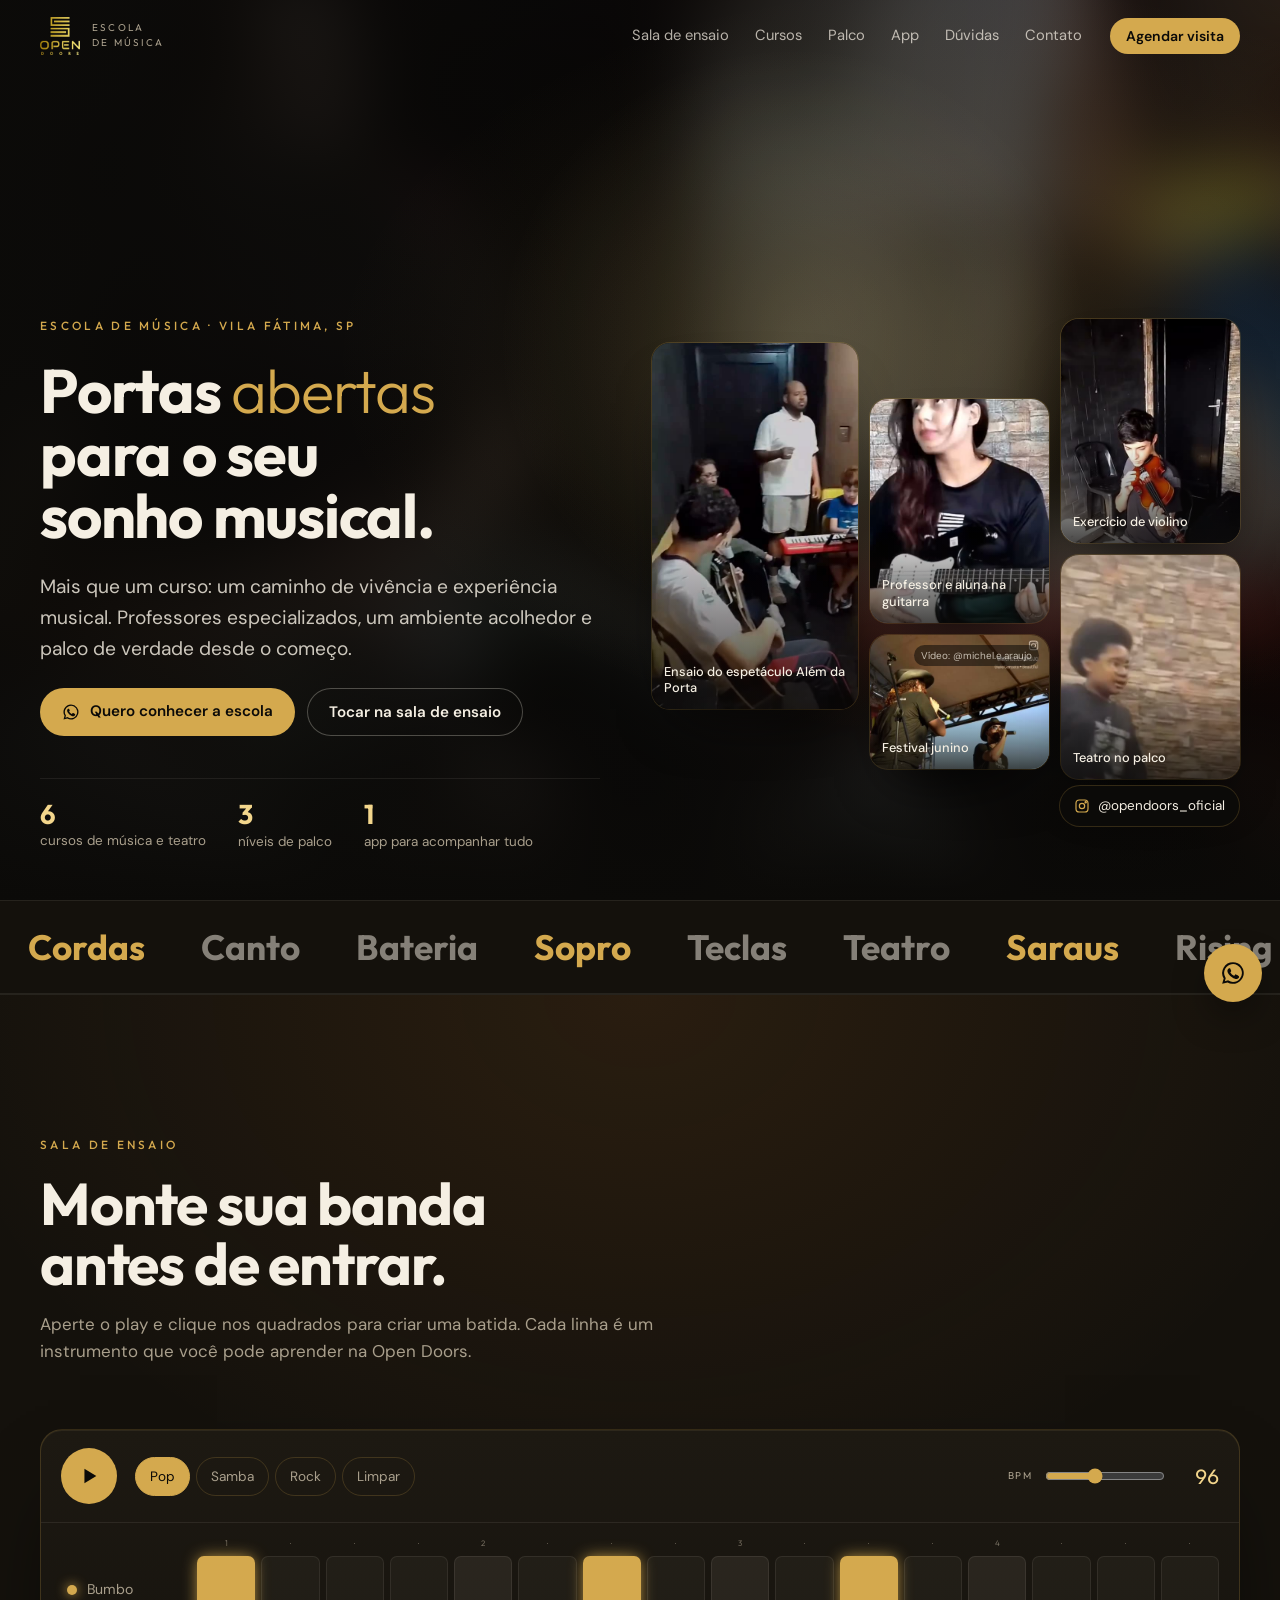
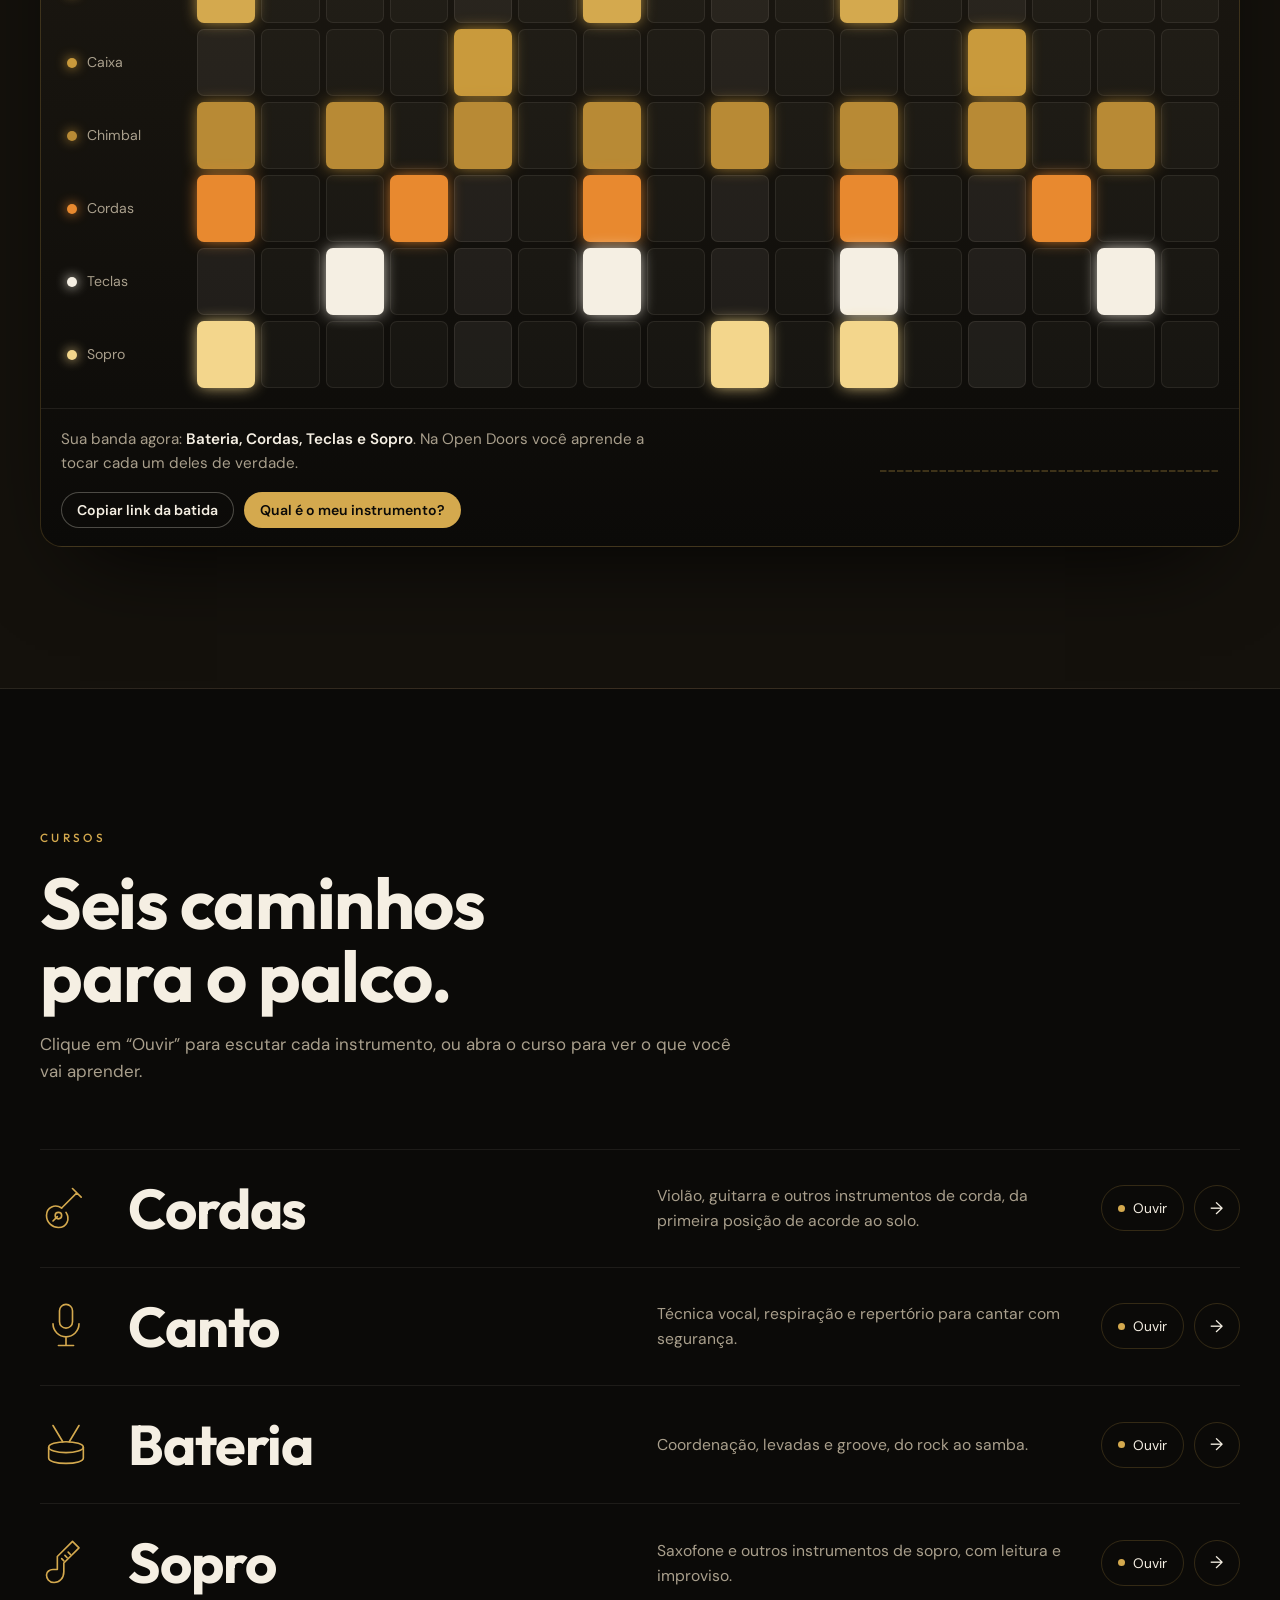
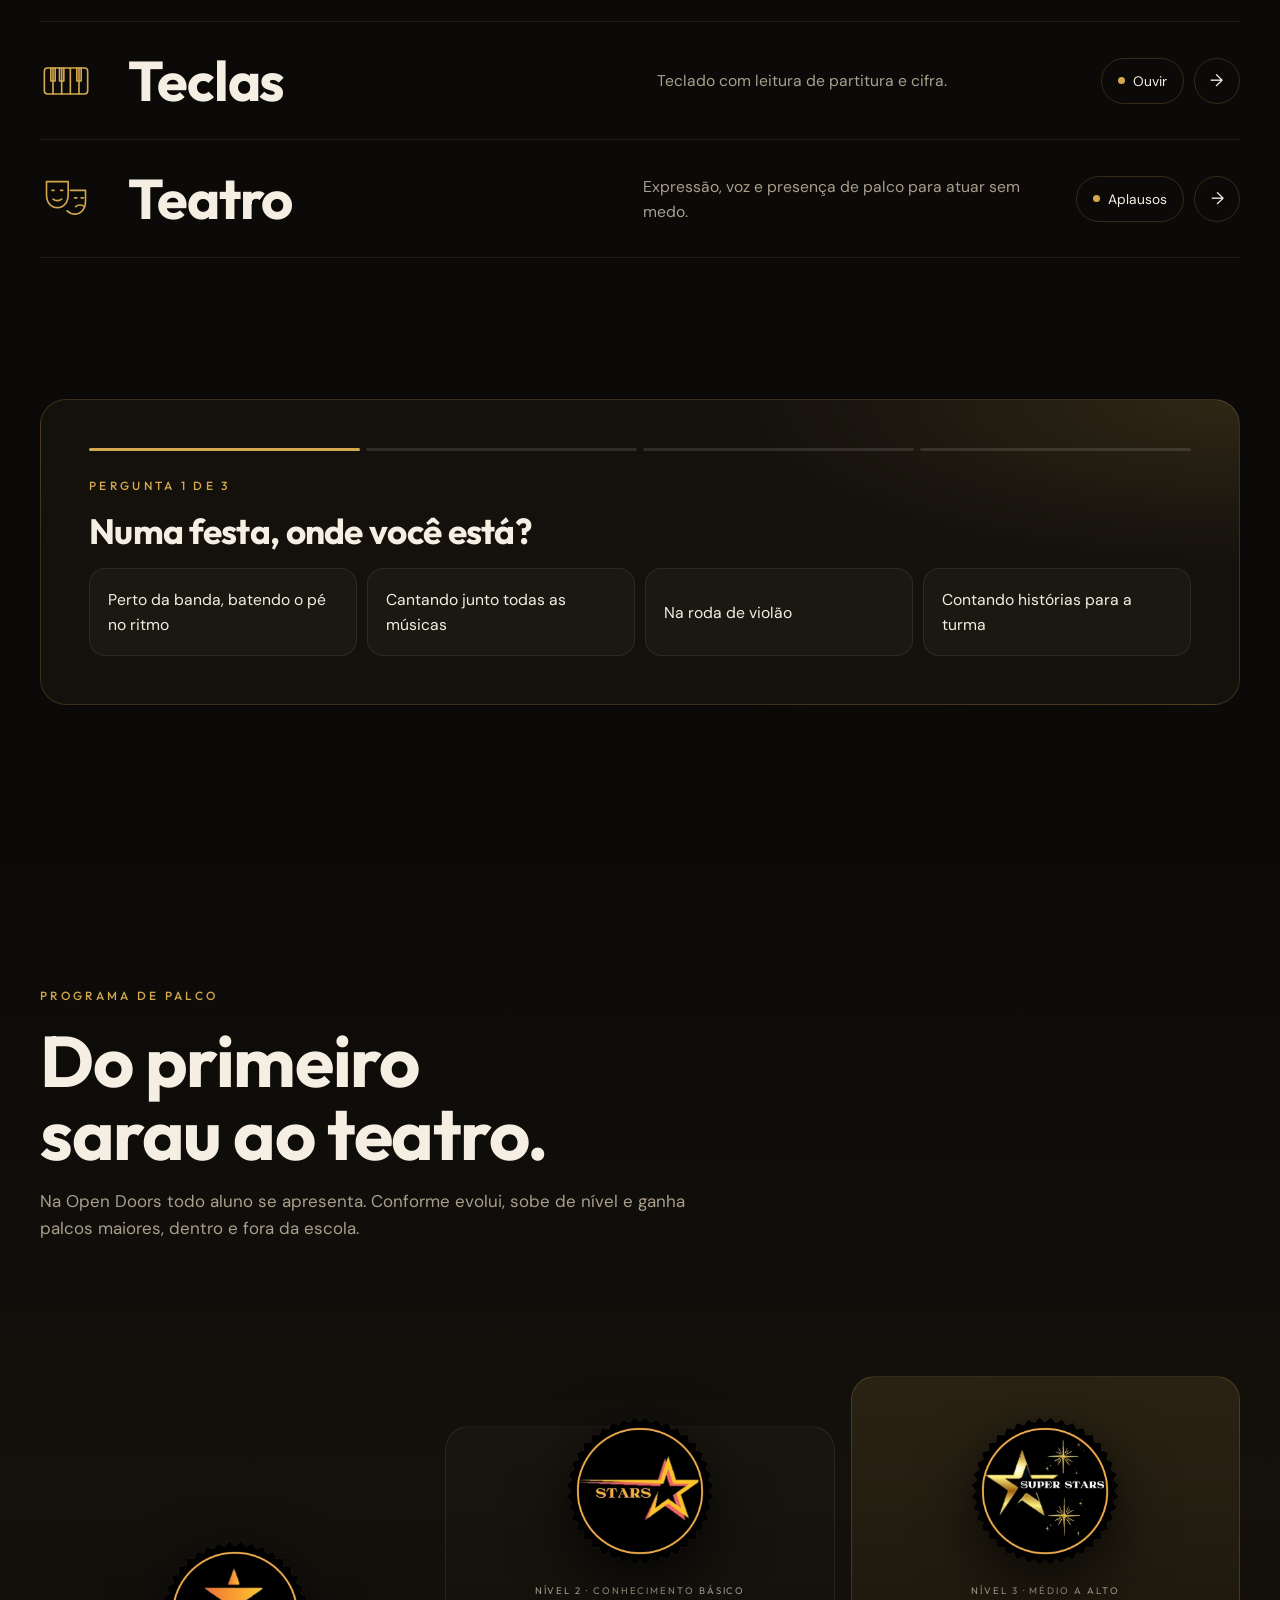
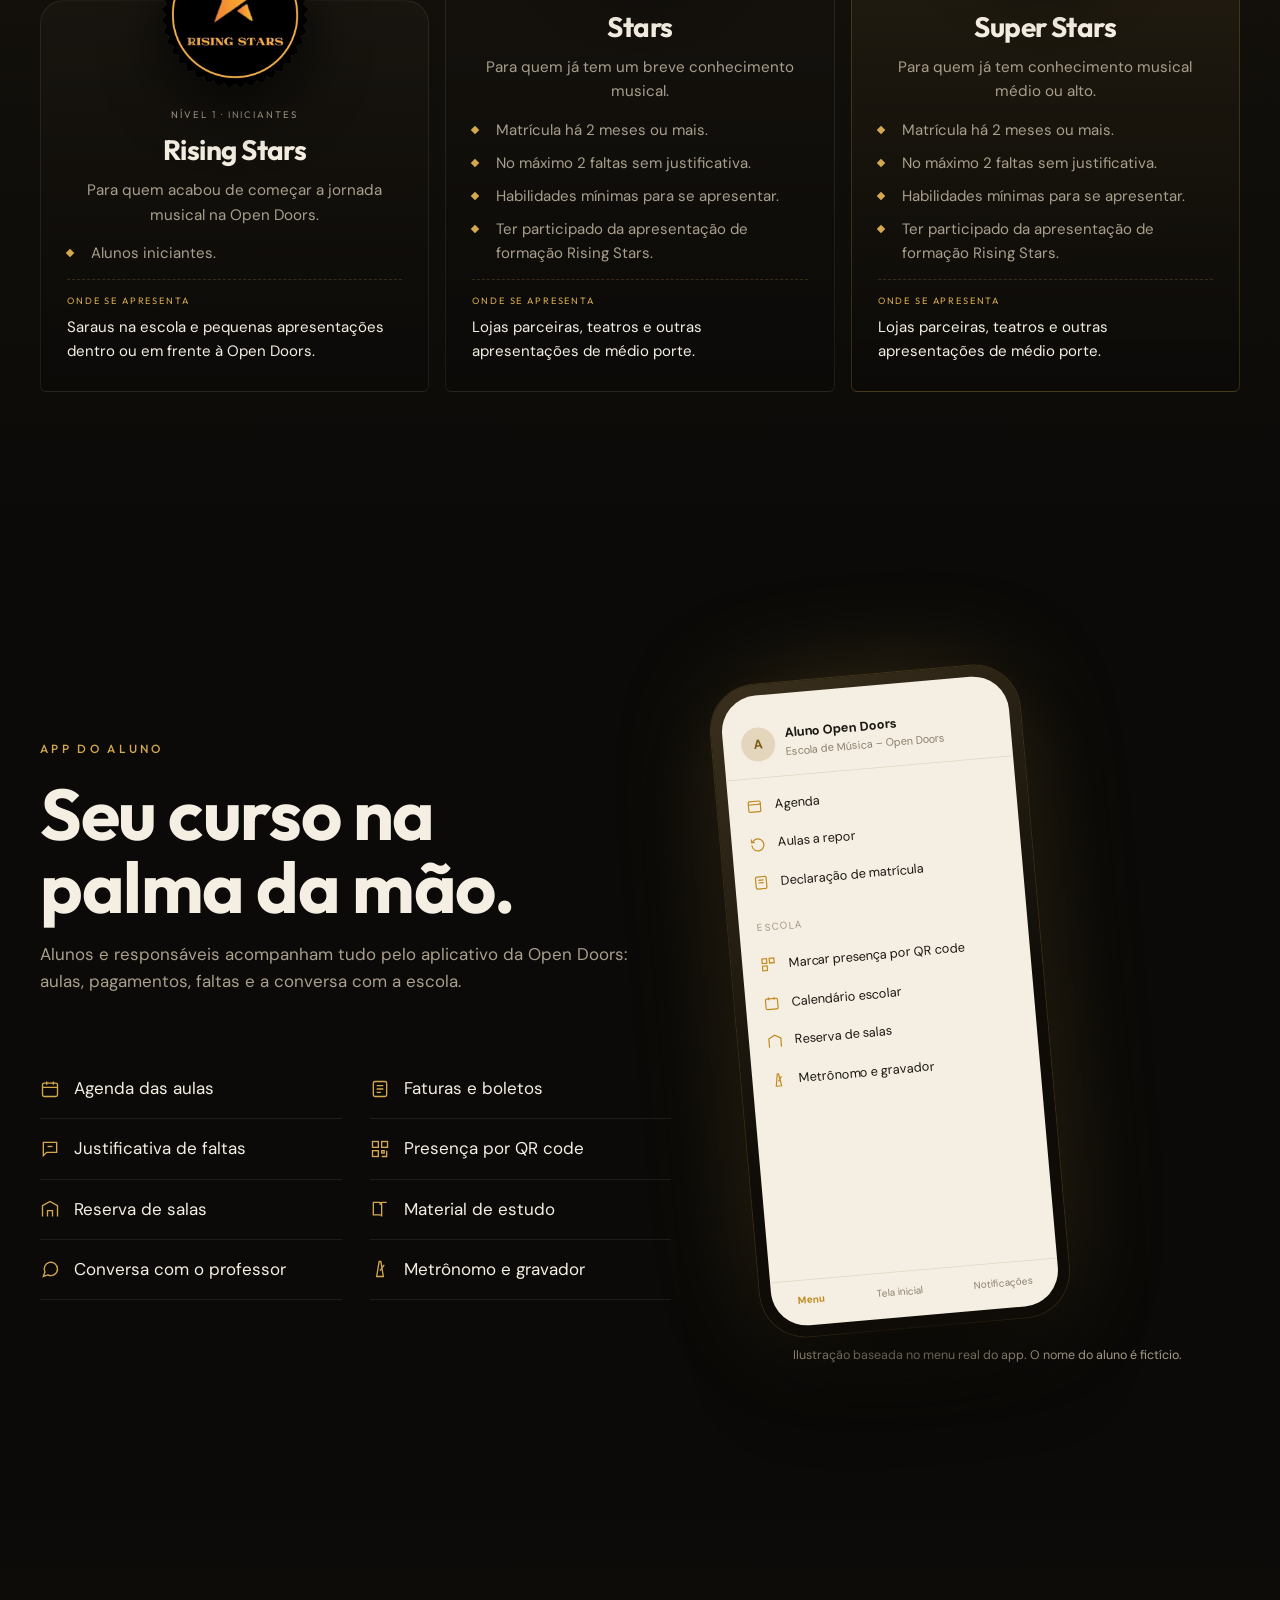
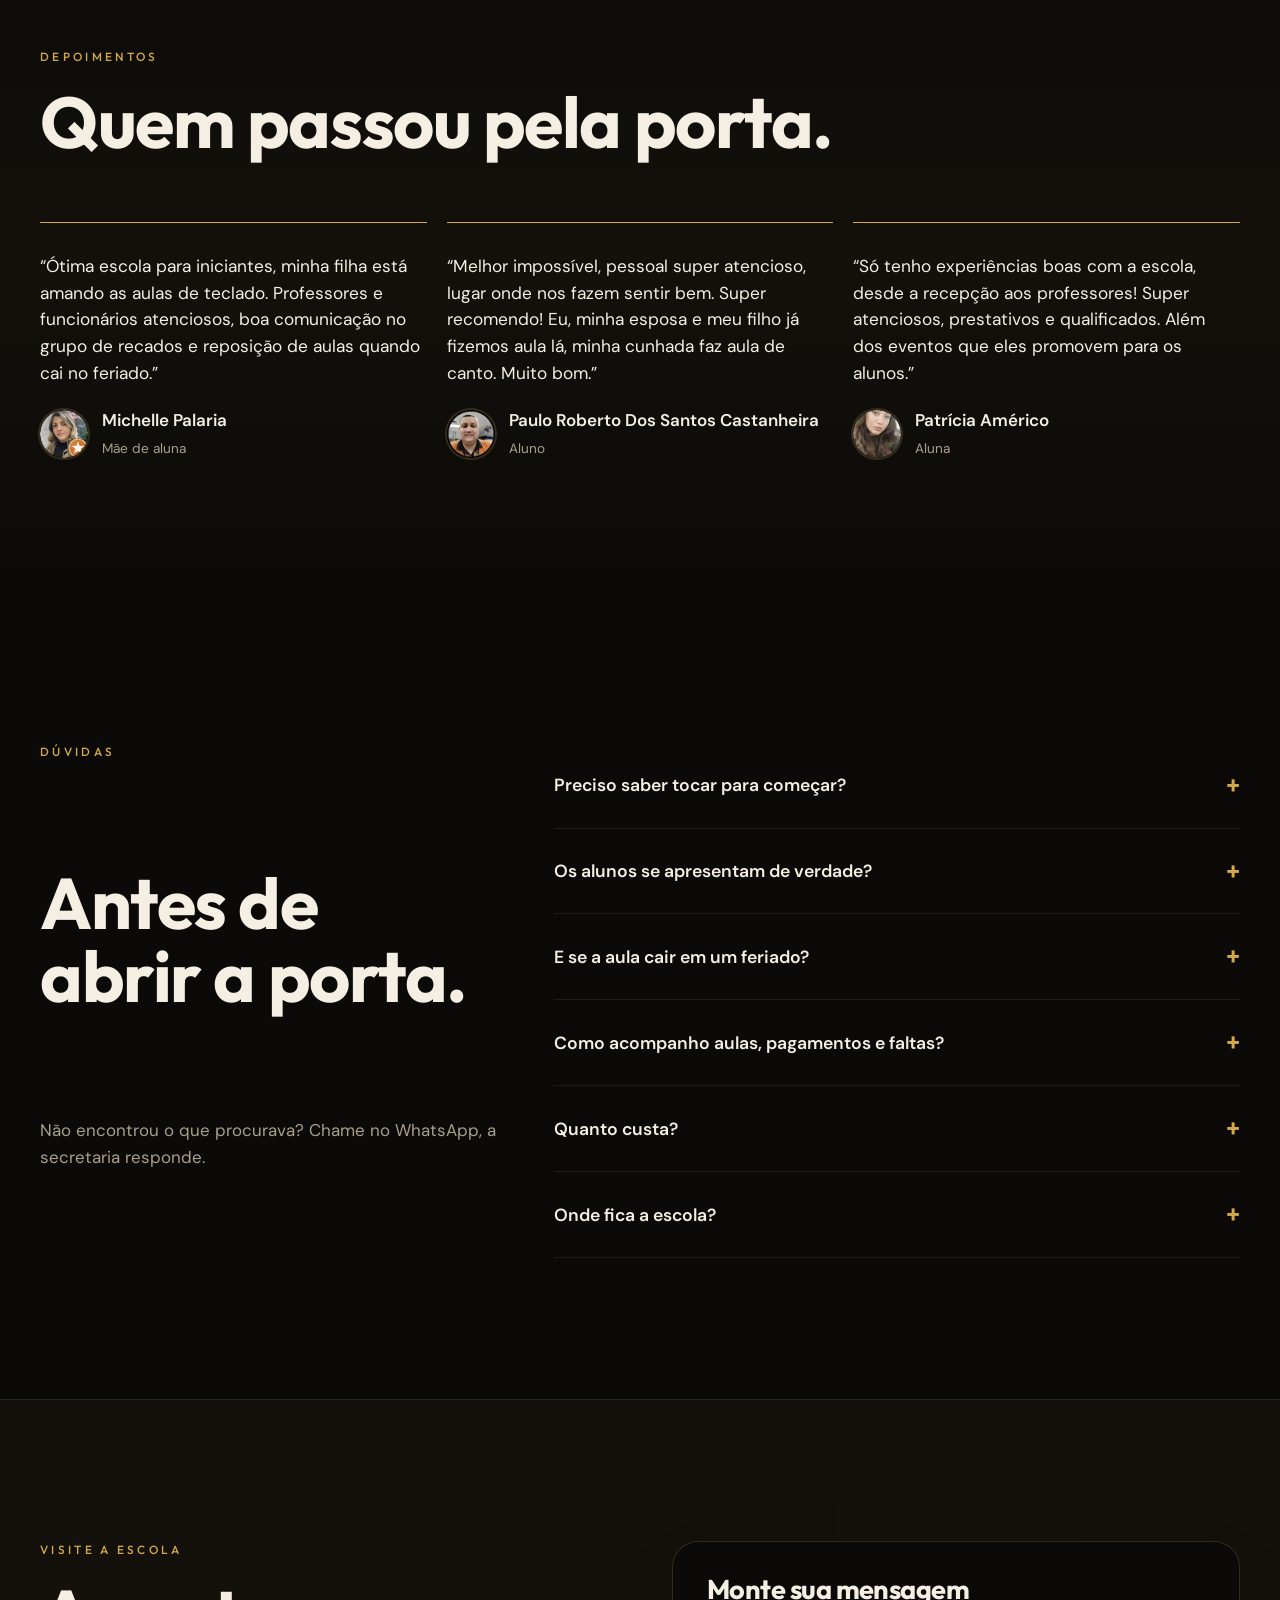
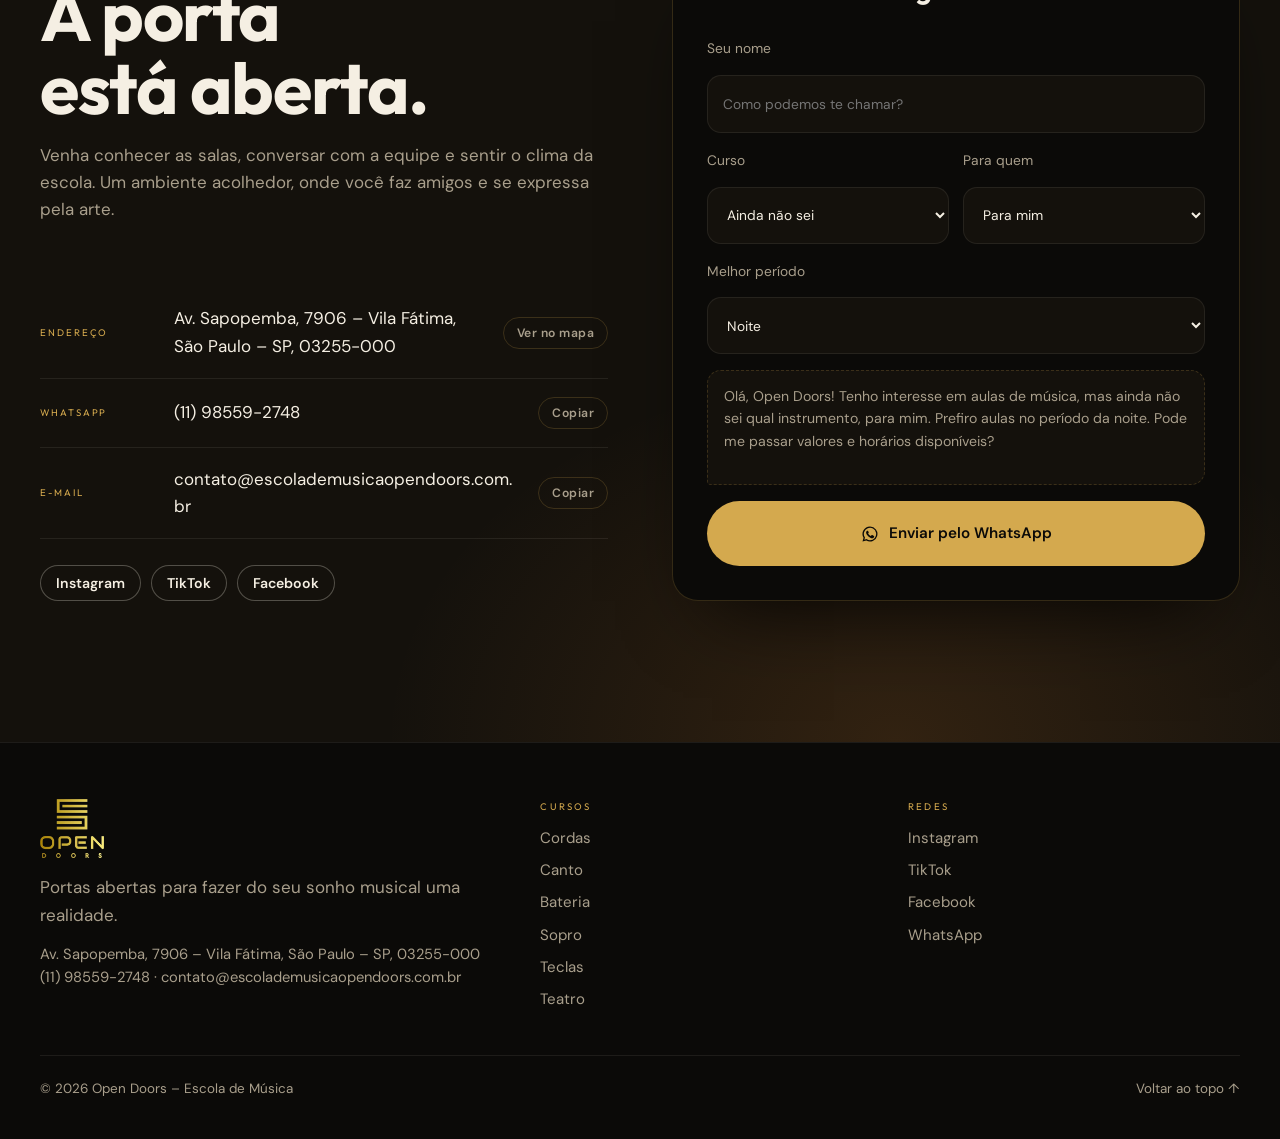
<file: index.html>
<!doctype html>
<html lang="pt-BR">
<head>
<meta charset="utf-8">
<meta name="viewport" content="width=device-width, initial-scale=1, viewport-fit=cover">
<title>Open Doors – Escola de Música | Vila Fátima, São Paulo</title>
<meta name="description" content="Escola de música na Av. Sapopemba, Vila Fátima (SP). Aulas de cordas, canto, bateria, sopro, teclas e teatro, com apresentações em saraus, lojas parceiras e teatros.">
<link rel="canonical" href="https://hctoliv.github.io/open-doors-escola-de-musica/">
<meta name="theme-color" content="#0b0a08">
<meta property="og:type" content="website">
<meta property="og:locale" content="pt_BR">
<meta property="og:site_name" content="Open Doors – Escola de Música">
<meta property="og:title" content="Open Doors – Escola de Música | Vila Fátima, São Paulo">
<meta property="og:description" content="Escola de música na Av. Sapopemba, Vila Fátima (SP). Aulas de cordas, canto, bateria, sopro, teclas e teatro, com apresentações em saraus, lojas parceiras e teatros.">
<meta property="og:url" content="https://hctoliv.github.io/open-doors-escola-de-musica/">
<meta property="og:image" content="https://hctoliv.github.io/open-doors-escola-de-musica/og.jpg">
<meta property="og:image:width" content="1200">
<meta property="og:image:height" content="630">
<meta name="twitter:card" content="summary_large_image">
<link rel="icon" href="favicon-32.png" sizes="32x32">
<link rel="apple-touch-icon" href="apple-touch-icon.png">
<link rel="manifest" href="site.webmanifest">
<link rel="preconnect" href="https://fonts.googleapis.com">
<link rel="preconnect" href="https://fonts.gstatic.com" crossorigin>
<link rel="stylesheet" href="https://fonts.googleapis.com/css2?family=Outfit:wght@300;400;500;600;700;800&family=DM+Sans:ital,opsz,wght@0,9..40,400;0,9..40,500;0,9..40,600;1,9..40,400&display=swap">
<link rel="stylesheet" href="assets/css/site.css?v=3">
<script type="application/ld+json">{"@context": "https://schema.org", "@type": "MusicSchool", "@id": "https://hctoliv.github.io/open-doors-escola-de-musica/#escola", "name": "Open Doors – Escola de Música", "url": "https://hctoliv.github.io/open-doors-escola-de-musica/", "logo": "https://hctoliv.github.io/open-doors-escola-de-musica/icon-512.png", "image": "https://hctoliv.github.io/open-doors-escola-de-musica/og.jpg", "description": "Escola de música na Vila Fátima, São Paulo, com cursos de cordas, canto, bateria, sopro, teclas e teatro.", "telephone": "+55 11 98559-2748", "email": "contato@escolademusicaopendoors.com.br", "address": {"@type": "PostalAddress", "streetAddress": "Av. Sapopemba, 7906", "addressLocality": "São Paulo", "addressRegion": "SP", "postalCode": "03255-000", "addressCountry": "BR"}, "areaServed": "Zona Leste de São Paulo", "sameAs": ["https://www.instagram.com/opendoors_oficial/", "https://www.tiktok.com/@open.doors.escola", "https://www.facebook.com/profile.php?id=100089439295352"]}</script>
<script type="application/ld+json">{"@context": "https://schema.org", "@type": "FAQPage", "mainEntity": [{"@type": "Question", "name": "Preciso saber tocar para começar?", "acceptedAnswer": {"@type": "Answer", "text": "Não. O nível Rising Stars é feito para quem acabou de começar. Você entra do zero e já participa dos saraus da escola."}}, {"@type": "Question", "name": "Os alunos se apresentam de verdade?", "acceptedAnswer": {"@type": "Answer", "text": "Sim. Todo aluno começa no Rising Stars, com saraus e pequenas apresentações. Conforme evolui, passa para Stars e Super Stars e se apresenta em lojas parceiras, teatros e eventos de médio porte."}}, {"@type": "Question", "name": "E se a aula cair em um feriado?", "acceptedAnswer": {"@type": "Answer", "text": "A aula é reposta. Você acompanha as reposições no app, na área Aulas a repor."}}, {"@type": "Question", "name": "Como acompanho aulas, pagamentos e faltas?", "acceptedAnswer": {"@type": "Answer", "text": "Pelo app da Open Doors. Lá estão a agenda das aulas, as faturas, a justificativa de faltas, o check-in por QR code, a reserva de salas para estudar e o contato com professores e secretaria."}}, {"@type": "Question", "name": "Quanto custa?", "acceptedAnswer": {"@type": "Answer", "text": "Os valores dependem do curso e do formato da aula. Mande uma mensagem no WhatsApp e a secretaria passa os valores e horários disponíveis."}}, {"@type": "Question", "name": "Onde fica a escola?", "acceptedAnswer": {"@type": "Answer", "text": "Na Av. Sapopemba, 7906 – Vila Fátima, São Paulo – SP, 03255-000. Atendimento pelo WhatsApp (11) 98559-2748."}}]}</script>
</head>
<body>
<a class="skip" href="#conteudo">Pular para o conteúdo</a>
<header class="top">
  <div class="wrap">
    <a class="brand" href="./" aria-label="Open Doors, página inicial">
      <img src="assets/img/logo.webp" width="40" height="37" alt="Open Doors">
      <b>Escola<br>de Música</b>
    </a>
    <nav class="nav" aria-label="Principal"><a href="#ensaio">Sala de ensaio</a><a href="#cursos">Cursos</a><a href="#palco">Palco</a><a href="#app">App</a><a href="#duvidas">Dúvidas</a><a href="#contato">Contato</a></nav>
    <a class="btn btn-gold btn-sm" href="#contato">Agendar visita</a>
  </div>
</header>

<main id="conteudo">
<section class="hero" id="topo" aria-labelledby="t-hero">
  <div class="hero-bg" aria-hidden="true">
    <video class="bg-video" src="assets/video/ensaio.mp4" poster="assets/video/ensaio.jpg" muted loop playsinline autoplay preload="auto"></video>
  </div>
  <div class="shade"></div><div class="spot"></div>
  <div class="doors" aria-hidden="true"><div class="door l"></div><div class="door r"></div></div>
  <div class="wrap hero-grid">
    <div class="hero-copy">
      <span class="label rise d1">Escola de música · Vila Fátima, SP</span>
      <h1 id="t-hero" class="rise d2">Portas <span class="gold">abertas</span> para o seu sonho musical.</h1>
      <p class="lead rise d3">Mais que um curso: um caminho de vivência e experiência musical. Professores especializados, um ambiente acolhedor e palco de verdade desde o começo.</p>
      <div class="ctas rise d4">
        <a class="btn btn-gold" href="#contato"><svg viewBox="0 0 24 24" fill="currentColor" aria-hidden="true"><path d="M12 2a10 10 0 0 0-8.6 15.1L2 22l5-1.3A10 10 0 1 0 12 2zm0 18.2a8.2 8.2 0 0 1-4.2-1.2l-.3-.2-3 .8.8-2.9-.2-.3A8.2 8.2 0 1 1 12 20.2zm4.5-6.1c-.2-.1-1.5-.7-1.7-.8s-.4-.1-.6.1-.7.8-.8 1-.3.2-.5.1a6.7 6.7 0 0 1-3.3-2.9c-.3-.4.3-.4.7-1.3.1-.2 0-.3 0-.4l-.8-1.8c-.2-.5-.4-.4-.6-.4h-.5a1 1 0 0 0-.7.3 3 3 0 0 0-.9 2.2 5.2 5.2 0 0 0 1.1 2.7 11.8 11.8 0 0 0 4.5 4c1.7.7 2.3.8 3.2.6a2.7 2.7 0 0 0 1.8-1.2 2.2 2.2 0 0 0 .1-1.3c0-.1-.2-.2-.5-.3z"/></svg>Quero conhecer a escola</a>
        <a class="btn btn-line" href="#ensaio">Tocar na sala de ensaio</a>
      </div>
      <div class="facts rise d5">
        <div><b>6</b><span>cursos de música e teatro</span></div>
        <div><b>3</b><span>níveis de palco</span></div>
        <div><b>1</b><span>app para acompanhar tudo</span></div>
      </div>
    </div>
    <div class="wall rise d3" aria-label="Vídeos do Instagram da Open Doors">
      <div class="wall-col c1"><a class="reel tall" href="https://www.instagram.com/reel/DcPQnjtK3Hr/" target="_blank" rel="noopener" aria-label="Ensaio do espetáculo Além da Porta (abre no Instagram)">
          <video src="assets/video/ensaio.mp4" poster="assets/video/ensaio.jpg" muted loop playsinline preload="auto"></video>
          <span class="reel-tag">Ensaio do espetáculo Além da Porta</span>
        </a></div><div class="wall-col c2"><a class="reel " href="https://www.instagram.com/reel/DLs74Asy3Ay/" target="_blank" rel="noopener" aria-label="Professor e aluna na guitarra (abre no Instagram)">
          <video src="assets/video/guitarra.mp4" poster="assets/video/guitarra.jpg" muted loop playsinline preload="none"></video>
          <span class="reel-tag">Professor e aluna na guitarra</span>
        </a><a class="reel wide" href="https://www.instagram.com/reel/C88RlbHtEw-/" target="_blank" rel="noopener" aria-label="Festival junino (abre no Instagram)">
          <video src="assets/video/festival.mp4" poster="assets/video/festival.jpg" muted loop playsinline preload="none"></video>
          <span class="reel-tag">Festival junino</span><small class="credit">Vídeo: @michel.e.araujo</small>
        </a></div><div class="wall-col c3"><a class="reel " href="https://www.instagram.com/reel/DTLlbuTESdK/" target="_blank" rel="noopener" aria-label="Exercício de violino (abre no Instagram)">
          <video src="assets/video/violino.mp4" poster="assets/video/violino.jpg" muted loop playsinline preload="none"></video>
          <span class="reel-tag">Exercício de violino</span>
        </a><a class="reel " href="https://www.instagram.com/reel/DOeaw6wCvjU/" target="_blank" rel="noopener" aria-label="Teatro no palco (abre no Instagram)">
          <video src="assets/video/teatro.mp4" poster="assets/video/teatro.jpg" muted loop playsinline preload="none"></video>
          <span class="reel-tag">Teatro no palco</span>
        </a></div>
      <a class="wall-follow" href="https://www.instagram.com/opendoors_oficial/" target="_blank" rel="noopener"><svg viewBox="0 0 24 24" fill="none" stroke="currentColor" stroke-width="1.8" aria-hidden="true"><rect x="3" y="3" width="18" height="18" rx="5"/><circle cx="12" cy="12" r="4"/><circle cx="17.5" cy="6.5" r="1" fill="currentColor"/></svg>@opendoors_oficial</a>
    </div>
  </div>
</section>

<div class="ticker" aria-hidden="true"><div><span>Cordas</span><span>Canto</span><span>Bateria</span><span>Sopro</span><span>Teclas</span><span>Teatro</span><span>Saraus</span><span>Rising Stars</span><span>Stars</span><span>Super Stars</span><span>Cordas</span><span>Canto</span><span>Bateria</span><span>Sopro</span><span>Teclas</span><span>Teatro</span><span>Saraus</span><span>Rising Stars</span><span>Stars</span><span>Super Stars</span></div></div>

<section class="sec studio" id="ensaio" aria-labelledby="t-ensaio">
  <div class="wrap">
    <div class="sec-head split-head">
      <div>
        <span class="label">Sala de ensaio</span>
        <h2 id="t-ensaio">Monte sua banda antes de entrar.</h2>
        <p>Aperte o play e clique nos quadrados para criar uma batida. Cada linha é um instrumento que você pode aprender na Open Doors.</p>
      </div>
    </div>
    <div class="rack">
      <div class="rack-top">
        <button class="play" id="seqPlay" type="button" aria-pressed="false" aria-label="Tocar">
          <svg class="i-play" viewBox="0 0 24 24" fill="currentColor" aria-hidden="true"><path d="M7 4l13 8-13 8z"/></svg>
          <svg class="i-stop" viewBox="0 0 24 24" fill="currentColor" aria-hidden="true"><rect x="6" y="6" width="12" height="12" rx="2"/></svg>
        </button>
        <div class="presets" role="group" aria-label="Estilos">
          <button class="chip" type="button" data-preset="pop" aria-pressed="true">Pop</button>
          <button class="chip" type="button" data-preset="samba" aria-pressed="false">Samba</button>
          <button class="chip" type="button" data-preset="rock" aria-pressed="false">Rock</button>
          <button class="chip" type="button" data-preset="limpar" aria-pressed="false">Limpar</button>
        </div>
        <label class="tempo" for="bpm">BPM <input type="range" id="bpm" min="60" max="150" value="96"><output id="bpmOut" for="bpm">96</output></label>
      </div>
      <div class="grid-scroll"><div class="seq" id="seq" role="group" aria-label="Grade de 16 passos"></div></div>
      <div class="rack-foot">
        <p id="seqMsg" aria-live="polite">Carregando a sala de ensaio.</p>
        <canvas class="meter" id="meter" aria-hidden="true"></canvas>
        <div style="display:flex;gap:10px;flex-wrap:wrap">
          <button class="btn btn-line btn-sm" type="button" id="seqShare">Copiar link da batida</button>
          <a class="btn btn-gold btn-sm" href="#quiz">Qual é o meu instrumento?</a>
        </div>
      </div>
    </div>
  </div>
</section>

<section class="sec" id="cursos" aria-labelledby="t-cursos">
  <div class="wrap">
    <div class="sec-head">
      <span class="label">Cursos</span>
      <h2 id="t-cursos">Seis caminhos para o palco.</h2>
      <p>Clique em “Ouvir” para escutar cada instrumento, ou abra o curso para ver o que você vai aprender.</p>
    </div>
    <div class="courses">
      <article class="course">
        <svg class="" viewBox="0 0 48 48" width="48" height="48" aria-hidden="true"><path d="M30 6l8 8M34 10L20 24"/><path d="M20 24c-6-4-14-1-14 7 0 7 6 11 11 11 8 0 11-8 7-14"/><circle cx="17" cy="31" r="3"/><path d="M12 36l4-4"/></svg>
        <h3><a href="cursos/cordas.html">Cordas</a></h3>
        <p>Violão, guitarra e outros instrumentos de corda, da primeira posição de acorde ao solo.</p>
        <div class="acts"><button class="listen" type="button" data-demo="cordas"><i></i>Ouvir</button><span class="arrow" aria-hidden="true">→</span></div>
      </article>
      <article class="course">
        <svg class="" viewBox="0 0 48 48" width="48" height="48" aria-hidden="true"><rect x="18" y="4" width="12" height="22" rx="6"/><path d="M12 22a12 12 0 0 0 24 0M24 34v8M17 42h14"/></svg>
        <h3><a href="cursos/canto.html">Canto</a></h3>
        <p>Técnica vocal, respiração e repertório para cantar com segurança.</p>
        <div class="acts"><button class="listen" type="button" data-demo="canto"><i></i>Ouvir</button><span class="arrow" aria-hidden="true">→</span></div>
      </article>
      <article class="course">
        <svg class="" viewBox="0 0 48 48" width="48" height="48" aria-hidden="true"><ellipse cx="24" cy="26" rx="16" ry="5"/><path d="M8 26v10c0 3 7 5 16 5s16-2 16-5V26"/><path d="M12 6l9 15M36 6l-9 15"/></svg>
        <h3><a href="cursos/bateria.html">Bateria</a></h3>
        <p>Coordenação, levadas e groove, do rock ao samba.</p>
        <div class="acts"><button class="listen" type="button" data-demo="bateria"><i></i>Ouvir</button><span class="arrow" aria-hidden="true">→</span></div>
      </article>
      <article class="course">
        <svg class="" viewBox="0 0 48 48" width="48" height="48" aria-hidden="true"><path d="M30 4l6 6-14 14v8c0 6-4 10-9 10s-7-4-7-7 3-5 6-5h4V18z"/><path d="M26 14l2 2M23 17l2 2M20 20l2 2"/></svg>
        <h3><a href="cursos/sopro.html">Sopro</a></h3>
        <p>Saxofone e outros instrumentos de sopro, com leitura e improviso.</p>
        <div class="acts"><button class="listen" type="button" data-demo="sopro"><i></i>Ouvir</button><span class="arrow" aria-hidden="true">→</span></div>
      </article>
      <article class="course">
        <svg class="" viewBox="0 0 48 48" width="48" height="48" aria-hidden="true"><rect x="4" y="12" width="40" height="24" rx="3"/><path d="M12 12v24M20 12v24M28 12v24M36 12v24"/><path d="M10 12v12h4V12M18 12v12h4V12M34 12v12h4V12"/></svg>
        <h3><a href="cursos/teclas.html">Teclas</a></h3>
        <p>Teclado com leitura de partitura e cifra.</p>
        <div class="acts"><button class="listen" type="button" data-demo="teclas"><i></i>Ouvir</button><span class="arrow" aria-hidden="true">→</span></div>
      </article>
      <article class="course">
        <svg class="" viewBox="0 0 48 48" width="48" height="48" aria-hidden="true"><path d="M6 8h20v12c0 7-4 12-10 12S6 27 6 20z"/><path d="M11 16h2M19 16h2M12 24c2 2 6 2 8 0"/><path d="M28 16h14v10c0 7-4 12-10 12-3 0-5-1-7-3"/><path d="M32 23h2M38 23h2M33 31c2-2 6-2 8 0"/></svg>
        <h3><a href="cursos/teatro.html">Teatro</a></h3>
        <p>Expressão, voz e presença de palco para atuar sem medo.</p>
        <div class="acts"><button class="listen" type="button" data-demo="teatro"><i></i>Aplausos</button><span class="arrow" aria-hidden="true">→</span></div>
      </article>
    </div>
  </div>
</section>

<section class="sec" id="quiz" aria-labelledby="t-quiz" style="padding-top:0">
  <div class="wrap">
    <div class="quiz">
      <div class="progress" aria-hidden="true"><i></i><i></i><i></i><i></i></div>
      <h2 id="t-quiz" class="sr">Qual instrumento combina com você?</h2>
      <div class="q-body" aria-live="polite"></div>
    </div>
  </div>
</section>

<section class="sec levels" id="palco" aria-labelledby="t-palco">
  <div class="wrap">
    <div class="sec-head">
      <span class="label">Programa de palco</span>
      <h2 id="t-palco">Do primeiro sarau ao teatro.</h2>
      <p>Na Open Doors todo aluno se apresenta. Conforme evolui, sobe de nível e ganha palcos maiores, dentro e fora da escola.</p>
    </div>
    <div class="stairs-wrap"><div class="stairs">
      <article class="level">
        <img src="assets/img/nivel-rising-stars.webp" width="148" height="148" alt="Selo Rising Stars" loading="lazy">
        <span class="tier">Nível 1 · Iniciantes</span>
        <h3>Rising Stars</h3>
        <p style="color:var(--muted);font-size:.95rem;text-align:center">Para quem acabou de começar a jornada musical na Open Doors.</p>
        <ul><li>Alunos iniciantes.</li></ul>
        <p class="where"><b>Onde se apresenta</b>Saraus na escola e pequenas apresentações dentro ou em frente à Open Doors.</p>
      </article>
      <article class="level">
        <img src="assets/img/nivel-stars.webp" width="148" height="148" alt="Selo Stars" loading="lazy">
        <span class="tier">Nível 2 · Conhecimento básico</span>
        <h3>Stars</h3>
        <p style="color:var(--muted);font-size:.95rem;text-align:center">Para quem já tem um breve conhecimento musical.</p>
        <ul><li>Matrícula há 2 meses ou mais.</li><li>No máximo 2 faltas sem justificativa.</li><li>Habilidades mínimas para se apresentar.</li><li>Ter participado da apresentação de formação Rising Stars.</li></ul>
        <p class="where"><b>Onde se apresenta</b>Lojas parceiras, teatros e outras apresentações de médio porte.</p>
      </article>
      <article class="level">
        <img src="assets/img/nivel-super-stars.webp" width="148" height="148" alt="Selo Super Stars" loading="lazy">
        <span class="tier">Nível 3 · Médio a alto</span>
        <h3>Super Stars</h3>
        <p style="color:var(--muted);font-size:.95rem;text-align:center">Para quem já tem conhecimento musical médio ou alto.</p>
        <ul><li>Matrícula há 2 meses ou mais.</li><li>No máximo 2 faltas sem justificativa.</li><li>Habilidades mínimas para se apresentar.</li><li>Ter participado da apresentação de formação Rising Stars.</li></ul>
        <p class="where"><b>Onde se apresenta</b>Lojas parceiras, teatros e outras apresentações de médio porte.</p>
      </article>
    </div></div>
  </div>
</section>

<section class="sec" id="app" aria-labelledby="t-app">
  <div class="wrap app">
    <div>
      <div class="sec-head">
        <span class="label">App do aluno</span>
        <h2 id="t-app">Seu curso na palma da mão.</h2>
        <p>Alunos e responsáveis acompanham tudo pelo aplicativo da Open Doors: aulas, pagamentos, faltas e a conversa com a escola.</p>
      </div>
      <ul class="feat"><li><svg viewBox="0 0 24 24" aria-hidden="true"><rect x="3" y="5" width="18" height="16" rx="2"/><path d="M3 10h18M8 3v4M16 3v4"/></svg>Agenda das aulas</li><li><svg viewBox="0 0 24 24" aria-hidden="true"><rect x="4" y="3" width="16" height="18" rx="2"/><path d="M8 8h8M8 12h8M8 16h5"/></svg>Faturas e boletos</li><li><svg viewBox="0 0 24 24" aria-hidden="true"><path d="M4 4h16v12H8l-4 4z"/><path d="M9 9h6"/></svg>Justificativa de faltas</li><li><svg viewBox="0 0 24 24" aria-hidden="true"><rect x="3" y="3" width="7" height="7"/><rect x="14" y="3" width="7" height="7"/><rect x="3" y="14" width="7" height="7"/><path d="M14 14h3v3h-3zM20 14v7h-6"/></svg>Presença por QR code</li><li><svg viewBox="0 0 24 24" aria-hidden="true"><path d="M3 21V8l9-5 9 5v13"/><path d="M9 21v-7h6v7"/></svg>Reserva de salas</li><li><svg viewBox="0 0 24 24" aria-hidden="true"><path d="M4 4h7a3 3 0 0 1 3 3v14a2 2 0 0 0-2-2H4zM20 4h-5a3 3 0 0 0-3 3"/></svg>Material de estudo</li><li><svg viewBox="0 0 24 24" aria-hidden="true"><path d="M21 12a8 8 0 0 1-11.6 7.1L4 21l1.9-5.4A8 8 0 1 1 21 12z"/></svg>Conversa com o professor</li><li><svg viewBox="0 0 24 24" aria-hidden="true"><path d="M8 21h8l-3-18h-2zM12 14l5-7"/></svg>Metrônomo e gravador</li></ul>
    </div>
    <div>
      <div class="phone" role="img" aria-label="Ilustração do menu do app da Open Doors">
        <div class="screen">
          <div class="bar"><span class="ava">A</span><div><b>Aluno Open Doors</b><small>Escola de Música – Open Doors</small></div></div>
          <ul><li><svg viewBox="0 0 24 24" aria-hidden="true"><rect x="3" y="5" width="18" height="16" rx="2"/><path d="M3 10h18"/></svg>Agenda</li><li><svg viewBox="0 0 24 24" aria-hidden="true"><path d="M3 12a9 9 0 1 0 3-6.7L3 8"/><path d="M3 3v5h5"/></svg>Aulas a repor</li><li><svg viewBox="0 0 24 24" aria-hidden="true"><rect x="4" y="3" width="16" height="18" rx="2"/><path d="M8 8h8M8 12h8"/></svg>Declaração de matrícula</li></ul>
          <p class="grp">Escola</p>
          <ul><li><svg viewBox="0 0 24 24" aria-hidden="true"><rect x="3" y="3" width="7" height="7"/><rect x="14" y="3" width="7" height="7"/><rect x="3" y="14" width="7" height="7"/></svg>Marcar presença por QR code</li><li><svg viewBox="0 0 24 24" aria-hidden="true"><rect x="3" y="5" width="18" height="16" rx="2"/><path d="M8 3v4M16 3v4"/></svg>Calendário escolar</li><li><svg viewBox="0 0 24 24" aria-hidden="true"><path d="M3 21V8l9-5 9 5v13"/></svg>Reserva de salas</li><li><svg viewBox="0 0 24 24" aria-hidden="true"><path d="M8 21h8l-3-18h-2zM12 14l5-7"/></svg>Metrônomo e gravador</li></ul>
          <div class="tabs"><b>Menu</b><span>Tela inicial</span><span>Notificações</span></div>
        </div>
      </div>
      <p class="note">Ilustração baseada no menu real do app. O nome do aluno é fictício.</p>
    </div>
  </div>
</section>

<section class="sec levels" id="depoimentos" aria-labelledby="t-dep">
  <div class="wrap">
    <div class="sec-head">
      <span class="label">Depoimentos</span>
      <h2 id="t-dep">Quem passou pela porta.</h2>
    </div>
    <div class="quotes">
      <figure class="quote" style="margin:0">
        <blockquote style="margin:0"><p>“Ótima escola para iniciantes, minha filha está amando as aulas de teclado. Professores e funcionários atenciosos, boa comunicação no grupo de recados e reposição de aulas quando cai no feriado.”</p></blockquote>
        <figcaption class="who"><img src="assets/img/dep-michelle.webp" width="48" height="48" alt="" loading="lazy"><div><b>Michelle Palaria</b><small>Mãe de aluna</small></div></figcaption>
      </figure>
      <figure class="quote" style="margin:0">
        <blockquote style="margin:0"><p>“Melhor impossível, pessoal super atencioso, lugar onde nos fazem sentir bem. Super recomendo! Eu, minha esposa e meu filho já fizemos aula lá, minha cunhada faz aula de canto. Muito bom.”</p></blockquote>
        <figcaption class="who"><img src="assets/img/dep-paulo.webp" width="48" height="48" alt="" loading="lazy"><div><b>Paulo Roberto Dos Santos Castanheira</b><small>Aluno</small></div></figcaption>
      </figure>
      <figure class="quote" style="margin:0">
        <blockquote style="margin:0"><p>“Só tenho experiências boas com a escola, desde a recepção aos professores! Super atenciosos, prestativos e qualificados. Além dos eventos que eles promovem para os alunos.”</p></blockquote>
        <figcaption class="who"><img src="assets/img/dep-patricia.webp" width="48" height="48" alt="" loading="lazy"><div><b>Patrícia Américo</b><small>Aluna</small></div></figcaption>
      </figure>
    </div>
  </div>
</section>

<section class="sec" id="duvidas" aria-labelledby="t-faq">
  <div class="wrap faq">
    <div class="sec-head" style="margin:0">
      <span class="label">Dúvidas</span>
      <h2 id="t-faq">Antes de abrir a porta.</h2>
      <p>Não encontrou o que procurava? Chame no WhatsApp, a secretaria responde.</p>
    </div>
    <div><details><summary>Preciso saber tocar para começar?</summary><p>Não. O nível Rising Stars é feito para quem acabou de começar. Você entra do zero e já participa dos saraus da escola.</p></details><details><summary>Os alunos se apresentam de verdade?</summary><p>Sim. Todo aluno começa no Rising Stars, com saraus e pequenas apresentações. Conforme evolui, passa para Stars e Super Stars e se apresenta em lojas parceiras, teatros e eventos de médio porte.</p></details><details><summary>E se a aula cair em um feriado?</summary><p>A aula é reposta. Você acompanha as reposições no app, na área Aulas a repor.</p></details><details><summary>Como acompanho aulas, pagamentos e faltas?</summary><p>Pelo app da Open Doors. Lá estão a agenda das aulas, as faturas, a justificativa de faltas, o check-in por QR code, a reserva de salas para estudar e o contato com professores e secretaria.</p></details><details><summary>Quanto custa?</summary><p>Os valores dependem do curso e do formato da aula. Mande uma mensagem no WhatsApp e a secretaria passa os valores e horários disponíveis.</p></details><details><summary>Onde fica a escola?</summary><p>Na Av. Sapopemba, 7906 – Vila Fátima, São Paulo – SP, 03255-000. Atendimento pelo WhatsApp (11) 98559-2748.</p></details></div>
  </div>
</section>
<section class="sec visit" id="contato" aria-labelledby="t-contato">
  <div class="wrap visit-grid">
    <div>
      <div class="sec-head">
        <span class="label">Visite a escola</span>
        <h2 id="t-contato">A porta está aberta.</h2>
        <p>Venha conhecer as salas, conversar com a equipe e sentir o clima da escola. Um ambiente acolhedor, onde você faz amigos e se expressa pela arte.</p>
      </div>
      <div class="info">
        <div><span class="k">Endereço</span><span class="v">Av. Sapopemba, 7906 – Vila Fátima, São Paulo – SP, 03255-000</span><a class="mini" href="https://www.google.com/maps/search/?api=1&query=Open+Doors+Escola+de+M%C3%BAsica+Av.+Sapopemba+7906+S%C3%A3o+Paulo" target="_blank" rel="noopener">Ver no mapa</a></div>
        <div><span class="k">WhatsApp</span><span class="v">(11) 98559-2748</span><button class="mini" type="button" data-copy="(11) 98559-2748">Copiar</button></div>
        <div><span class="k">E-mail</span><span class="v">contato@escolademusicaopendoors.com.br</span><button class="mini" type="button" data-copy="contato@escolademusicaopendoors.com.br">Copiar</button></div>
      </div>
      <div class="socials"><a class="btn btn-line btn-sm" href="https://www.instagram.com/opendoors_oficial/" target="_blank" rel="noopener">Instagram</a><a class="btn btn-line btn-sm" href="https://www.tiktok.com/@open.doors.escola" target="_blank" rel="noopener">TikTok</a><a class="btn btn-line btn-sm" href="https://www.facebook.com/profile.php?id=100089439295352" target="_blank" rel="noopener">Facebook</a></div>
    </div>
    <form class="composer" id="composer" novalidate>
      <h3>Monte sua mensagem</h3>
      <label for="c-nome">Seu nome<input id="c-nome" name="nome" autocomplete="given-name" placeholder="Como podemos te chamar?"></label>
      <div class="two">
        <label for="c-curso">Curso<select id="c-curso" name="curso"><option value="Cordas">Cordas</option><option value="Canto">Canto</option><option value="Bateria">Bateria</option><option value="Sopro">Sopro</option><option value="Teclas">Teclas</option><option value="Teatro">Teatro</option><option value="indefinido" selected>Ainda não sei</option></select></label>
        <label for="c-quem">Para quem<select id="c-quem" name="quem"><option value="mim">Para mim</option><option value="filho">Para meu filho(a)</option><option value="outra">Para outra pessoa</option></select></label>
      </div>
      <label for="c-periodo">Melhor período<select id="c-periodo" name="periodo"><option value="manhã">Manhã</option><option value="tarde">Tarde</option><option value="noite" selected>Noite</option><option value="sabado">Sábado</option></select></label>
      <p class="preview" id="composerPreview" aria-live="polite"></p>
      <a class="btn btn-gold" id="composerGo" href="https://wa.me/5511985592748" target="_blank" rel="noopener"><svg viewBox="0 0 24 24" fill="currentColor" aria-hidden="true"><path d="M12 2a10 10 0 0 0-8.6 15.1L2 22l5-1.3A10 10 0 1 0 12 2zm0 18.2a8.2 8.2 0 0 1-4.2-1.2l-.3-.2-3 .8.8-2.9-.2-.3A8.2 8.2 0 1 1 12 20.2zm4.5-6.1c-.2-.1-1.5-.7-1.7-.8s-.4-.1-.6.1-.7.8-.8 1-.3.2-.5.1a6.7 6.7 0 0 1-3.3-2.9c-.3-.4.3-.4.7-1.3.1-.2 0-.3 0-.4l-.8-1.8c-.2-.5-.4-.4-.6-.4h-.5a1 1 0 0 0-.7.3 3 3 0 0 0-.9 2.2 5.2 5.2 0 0 0 1.1 2.7 11.8 11.8 0 0 0 4.5 4c1.7.7 2.3.8 3.2.6a2.7 2.7 0 0 0 1.8-1.2 2.2 2.2 0 0 0 .1-1.3c0-.1-.2-.2-.5-.3z"/></svg>Enviar pelo WhatsApp</a>
    </form>
  </div>
</section>
</main>
<footer class="foot">
  <div class="wrap">
    <div class="foot-grid">
      <div>
        <img src="assets/img/logo.webp" width="64" height="59" alt="Open Doors" loading="lazy">
        <p style="margin-top:16px;color:var(--muted);max-width:36ch">Portas abertas para fazer do seu sonho musical uma realidade.</p>
        <p style="margin-top:14px;color:var(--muted);font-size:.92rem">Av. Sapopemba, 7906 – Vila Fátima, São Paulo – SP, 03255-000<br>(11) 98559-2748 · contato@escolademusicaopendoors.com.br</p>
      </div>
      <div><h4>Cursos</h4><ul><li><a href="cursos/cordas.html">Cordas</a></li><li><a href="cursos/canto.html">Canto</a></li><li><a href="cursos/bateria.html">Bateria</a></li><li><a href="cursos/sopro.html">Sopro</a></li><li><a href="cursos/teclas.html">Teclas</a></li><li><a href="cursos/teatro.html">Teatro</a></li></ul></div>
      <div><h4>Redes</h4><ul><li><a href="https://www.instagram.com/opendoors_oficial/" target="_blank" rel="noopener">Instagram</a></li><li><a href="https://www.tiktok.com/@open.doors.escola" target="_blank" rel="noopener">TikTok</a></li><li><a href="https://www.facebook.com/profile.php?id=100089439295352" target="_blank" rel="noopener">Facebook</a></li><li><a href="https://wa.me/5511985592748" target="_blank" rel="noopener">WhatsApp</a></li></ul></div>
    </div>
    <div class="base"><span>© <span data-year>2026</span> Open Doors – Escola de Música</span><a href="#topo">Voltar ao topo ↑</a></div>
  </div>
</footer>
<a class="fab" href="https://wa.me/5511985592748" target="_blank" rel="noopener" aria-label="Falar no WhatsApp"><svg viewBox="0 0 24 24" fill="currentColor" aria-hidden="true"><path d="M12 2a10 10 0 0 0-8.6 15.1L2 22l5-1.3A10 10 0 1 0 12 2zm0 18.2a8.2 8.2 0 0 1-4.2-1.2l-.3-.2-3 .8.8-2.9-.2-.3A8.2 8.2 0 1 1 12 20.2zm4.5-6.1c-.2-.1-1.5-.7-1.7-.8s-.4-.1-.6.1-.7.8-.8 1-.3.2-.5.1a6.7 6.7 0 0 1-3.3-2.9c-.3-.4.3-.4.7-1.3.1-.2 0-.3 0-.4l-.8-1.8c-.2-.5-.4-.4-.6-.4h-.5a1 1 0 0 0-.7.3 3 3 0 0 0-.9 2.2 5.2 5.2 0 0 0 1.1 2.7 11.8 11.8 0 0 0 4.5 4c1.7.7 2.3.8 3.2.6a2.7 2.7 0 0 0 1.8-1.2 2.2 2.2 0 0 0 .1-1.3c0-.1-.2-.2-.5-.3z"/></svg></a>
<script src="assets/js/audio.js?v=3" defer></script>
<script src="assets/js/site.js?v=3" defer></script>
<script src="assets/js/sequencer.js?v=3" defer></script>
</body>
</html>
</file>
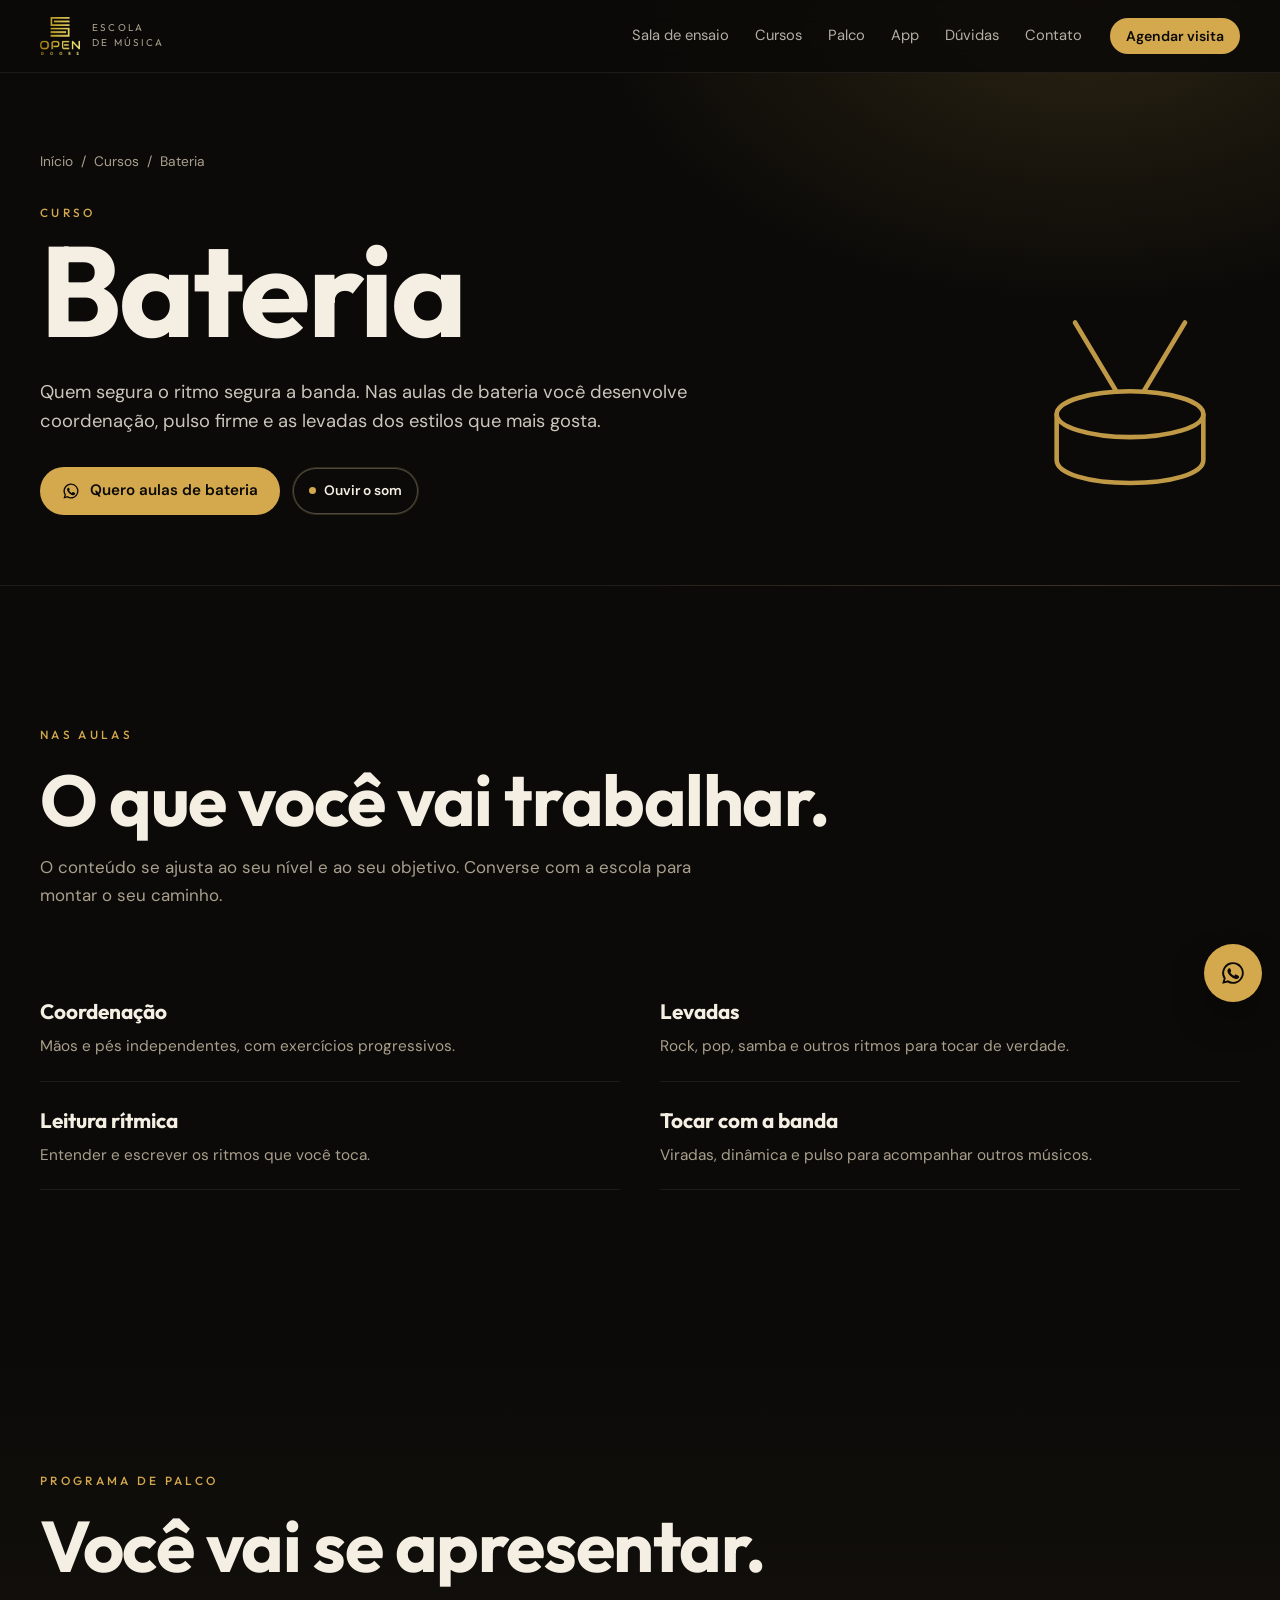
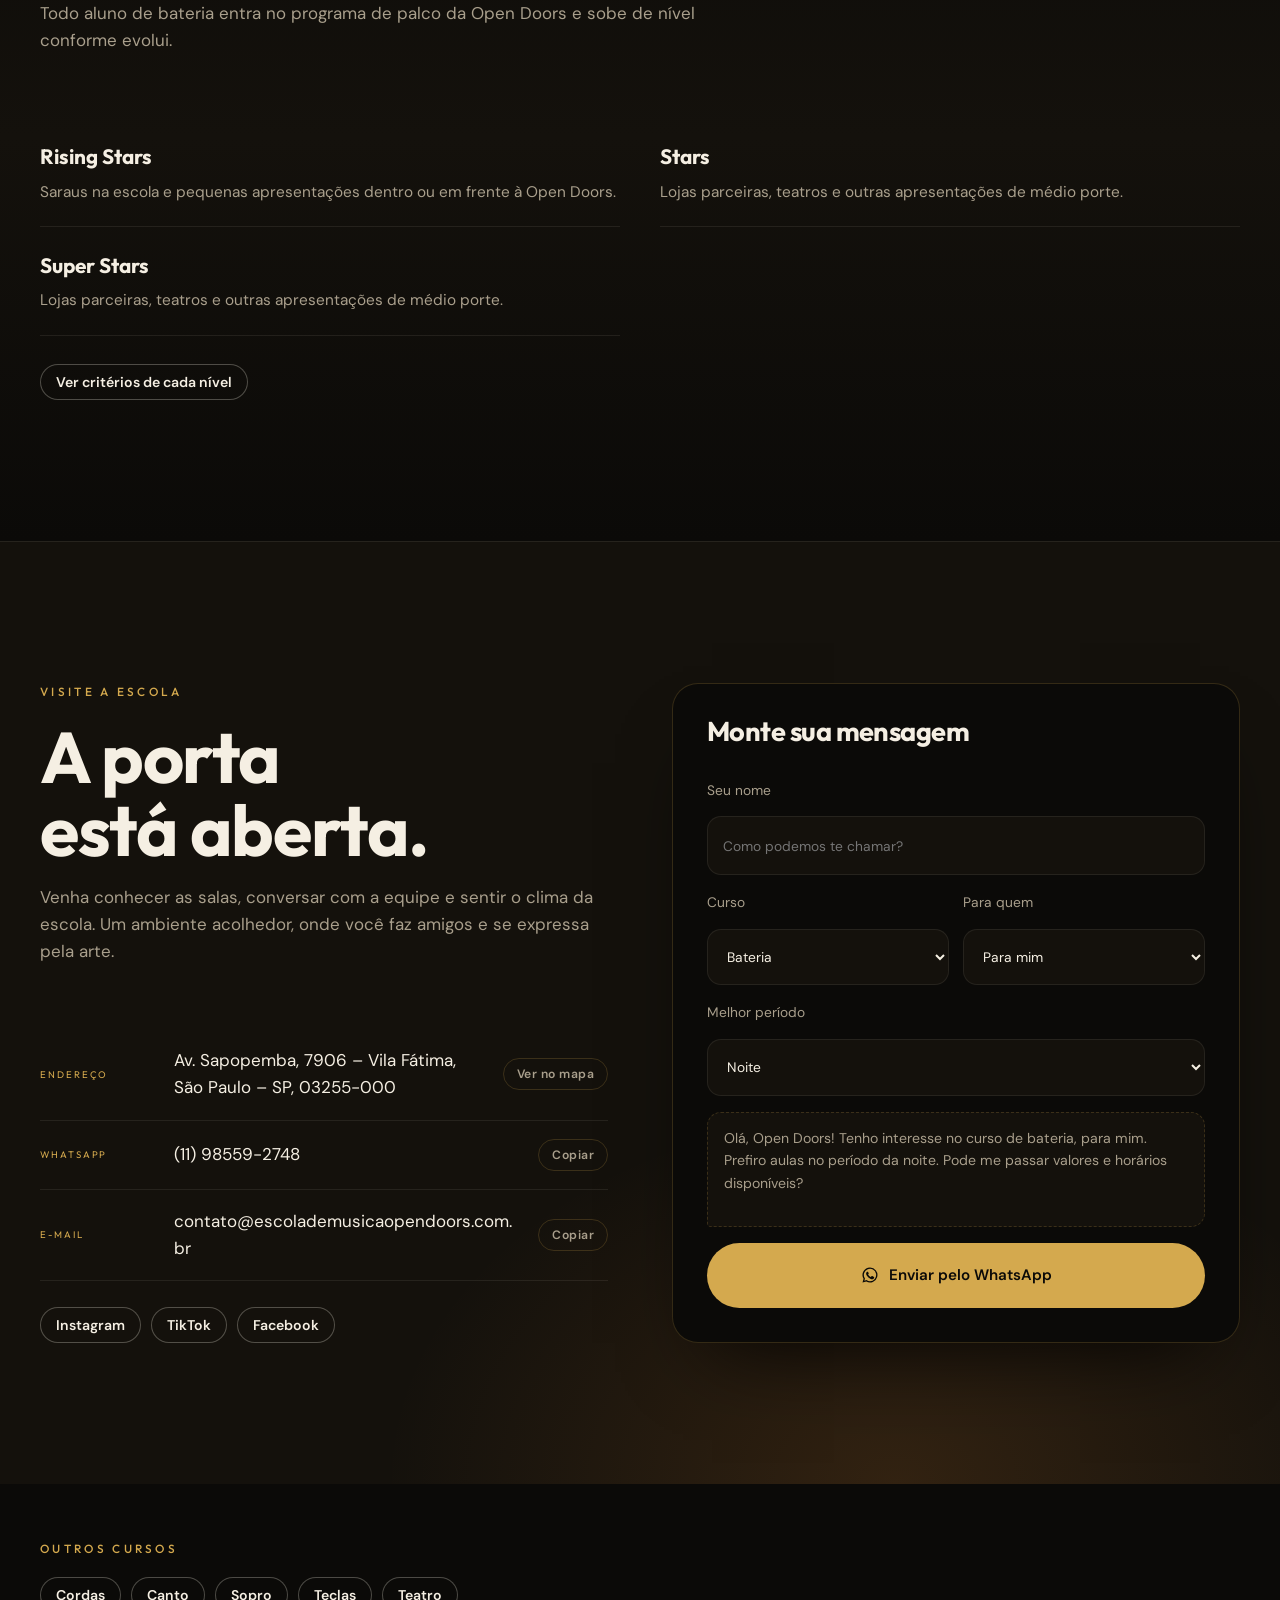
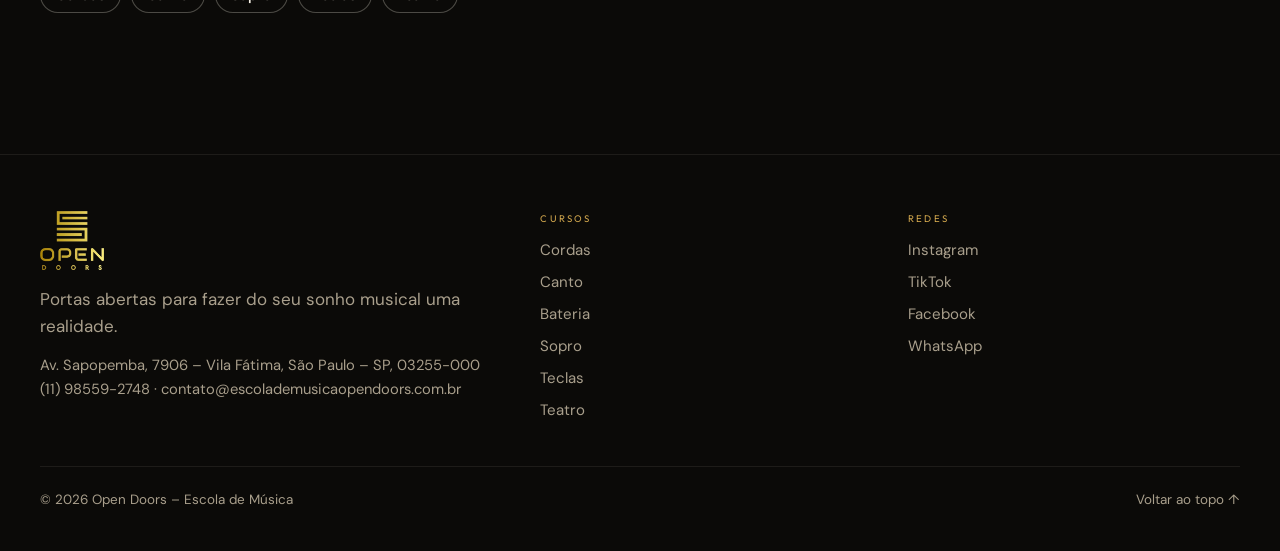
<file: cursos/bateria.html>
<!doctype html>
<html lang="pt-BR">
<head>
<meta charset="utf-8">
<meta name="viewport" content="width=device-width, initial-scale=1, viewport-fit=cover">
<title>Aulas de Bateria na Vila Fátima, SP | Open Doors – Escola de Música</title>
<meta name="description" content="Aulas de bateria na Open Doors, Av. Sapopemba 7906, Vila Fátima (São Paulo). Coordenação, levadas e groove, do rock ao samba.">
<link rel="canonical" href="https://hctoliv.github.io/open-doors-escola-de-musica/cursos/bateria.html">
<meta name="theme-color" content="#0b0a08">
<meta property="og:type" content="website">
<meta property="og:locale" content="pt_BR">
<meta property="og:site_name" content="Open Doors – Escola de Música">
<meta property="og:title" content="Aulas de Bateria na Vila Fátima, SP | Open Doors – Escola de Música">
<meta property="og:description" content="Aulas de bateria na Open Doors, Av. Sapopemba 7906, Vila Fátima (São Paulo). Coordenação, levadas e groove, do rock ao samba.">
<meta property="og:url" content="https://hctoliv.github.io/open-doors-escola-de-musica/cursos/bateria.html">
<meta property="og:image" content="https://hctoliv.github.io/open-doors-escola-de-musica/og.jpg">
<meta property="og:image:width" content="1200">
<meta property="og:image:height" content="630">
<meta name="twitter:card" content="summary_large_image">
<link rel="icon" href="../favicon-32.png" sizes="32x32">
<link rel="apple-touch-icon" href="../apple-touch-icon.png">
<link rel="manifest" href="../site.webmanifest">
<link rel="preconnect" href="https://fonts.googleapis.com">
<link rel="preconnect" href="https://fonts.gstatic.com" crossorigin>
<link rel="stylesheet" href="https://fonts.googleapis.com/css2?family=Outfit:wght@300;400;500;600;700;800&family=DM+Sans:ital,opsz,wght@0,9..40,400;0,9..40,500;0,9..40,600;1,9..40,400&display=swap">
<link rel="stylesheet" href="../assets/css/site.css?v=3">
<script type="application/ld+json">{"@context": "https://schema.org", "@type": "MusicSchool", "@id": "https://hctoliv.github.io/open-doors-escola-de-musica/#escola", "name": "Open Doors – Escola de Música", "url": "https://hctoliv.github.io/open-doors-escola-de-musica/", "logo": "https://hctoliv.github.io/open-doors-escola-de-musica/icon-512.png", "image": "https://hctoliv.github.io/open-doors-escola-de-musica/og.jpg", "description": "Escola de música na Vila Fátima, São Paulo, com cursos de cordas, canto, bateria, sopro, teclas e teatro.", "telephone": "+55 11 98559-2748", "email": "contato@escolademusicaopendoors.com.br", "address": {"@type": "PostalAddress", "streetAddress": "Av. Sapopemba, 7906", "addressLocality": "São Paulo", "addressRegion": "SP", "postalCode": "03255-000", "addressCountry": "BR"}, "areaServed": "Zona Leste de São Paulo", "sameAs": ["https://www.instagram.com/opendoors_oficial/", "https://www.tiktok.com/@open.doors.escola", "https://www.facebook.com/profile.php?id=100089439295352"]}</script>
<script type="application/ld+json">{"@context": "https://schema.org", "@type": "BreadcrumbList", "itemListElement": [{"@type": "ListItem", "position": 1, "name": "Início", "item": "https://hctoliv.github.io/open-doors-escola-de-musica/"}, {"@type": "ListItem", "position": 2, "name": "Bateria", "item": "https://hctoliv.github.io/open-doors-escola-de-musica/cursos/bateria.html"}]}</script>
<script type="application/ld+json">{"@context": "https://schema.org", "@type": "Course", "name": "Curso de Bateria", "description": "Quem segura o ritmo segura a banda. Nas aulas de bateria você desenvolve coordenação, pulso firme e as levadas dos estilos que mais gosta.", "provider": {"@id": "https://hctoliv.github.io/open-doors-escola-de-musica/#escola"}, "inLanguage": "pt-BR", "hasCourseInstance": {"@type": "CourseInstance", "courseMode": "onsite", "location": {"@type": "Place", "name": "Open Doors – Escola de Música", "address": "Av. Sapopemba, 7906 – Vila Fátima, São Paulo – SP, 03255-000"}}}</script>
</head>
<body>
<a class="skip" href="#conteudo">Pular para o conteúdo</a>
<header class="top page">
  <div class="wrap">
    <a class="brand" href="../" aria-label="Open Doors, página inicial">
      <img src="../assets/img/logo.webp" width="40" height="37" alt="Open Doors">
      <b>Escola<br>de Música</b>
    </a>
    <nav class="nav" aria-label="Principal"><a href="../#ensaio">Sala de ensaio</a><a href="../#cursos">Cursos</a><a href="../#palco">Palco</a><a href="../#app">App</a><a href="../#duvidas">Dúvidas</a><a href="../#contato">Contato</a></nav>
    <a class="btn btn-gold btn-sm" href="../#contato">Agendar visita</a>
  </div>
</header>

<main id="conteudo">
<section class="c-hero" id="topo" aria-labelledby="t-curso">
  <div class="wrap">
    <div>
      <nav class="crumbs" aria-label="Você está em"><a href="../">Início</a><span aria-hidden="true">/</span><a href="../#cursos">Cursos</a><span aria-hidden="true">/</span><span aria-current="page">Bateria</span></nav>
      <span class="label">Curso</span>
      <h1 id="t-curso">Bateria</h1>
      <p class="lead">Quem segura o ritmo segura a banda. Nas aulas de bateria você desenvolve coordenação, pulso firme e as levadas dos estilos que mais gosta.</p>
      <div class="ctas">
        <a class="btn btn-gold" href="#contato"><svg viewBox="0 0 24 24" fill="currentColor" aria-hidden="true"><path d="M12 2a10 10 0 0 0-8.6 15.1L2 22l5-1.3A10 10 0 1 0 12 2zm0 18.2a8.2 8.2 0 0 1-4.2-1.2l-.3-.2-3 .8.8-2.9-.2-.3A8.2 8.2 0 1 1 12 20.2zm4.5-6.1c-.2-.1-1.5-.7-1.7-.8s-.4-.1-.6.1-.7.8-.8 1-.3.2-.5.1a6.7 6.7 0 0 1-3.3-2.9c-.3-.4.3-.4.7-1.3.1-.2 0-.3 0-.4l-.8-1.8c-.2-.5-.4-.4-.6-.4h-.5a1 1 0 0 0-.7.3 3 3 0 0 0-.9 2.2 5.2 5.2 0 0 0 1.1 2.7 11.8 11.8 0 0 0 4.5 4c1.7.7 2.3.8 3.2.6a2.7 2.7 0 0 0 1.8-1.2 2.2 2.2 0 0 0 .1-1.3c0-.1-.2-.2-.5-.3z"/></svg>Quero aulas de bateria</a>
        <button class="btn btn-line listen" type="button" data-demo="bateria"><i></i>Ouvir o som</button>
      </div>
    </div>
    <svg class="c-icon" viewBox="0 0 48 48" width="200" height="200" aria-hidden="true"><ellipse cx="24" cy="26" rx="16" ry="5"/><path d="M8 26v10c0 3 7 5 16 5s16-2 16-5V26"/><path d="M12 6l9 15M36 6l-9 15"/></svg>
  </div>
</section>

<section class="sec" aria-labelledby="t-aprende">
  <div class="wrap">
    <div class="sec-head"><span class="label">Nas aulas</span><h2 id="t-aprende">O que você vai trabalhar.</h2>
      <p>O conteúdo se ajusta ao seu nível e ao seu objetivo. Converse com a escola para montar o seu caminho.</p></div>
    <ul class="learn"><li><b>Coordenação</b><span>Mãos e pés independentes, com exercícios progressivos.</span></li><li><b>Levadas</b><span>Rock, pop, samba e outros ritmos para tocar de verdade.</span></li><li><b>Leitura rítmica</b><span>Entender e escrever os ritmos que você toca.</span></li><li><b>Tocar com a banda</b><span>Viradas, dinâmica e pulso para acompanhar outros músicos.</span></li></ul>
  </div>
</section>

<section class="sec levels" aria-labelledby="t-palco2">
  <div class="wrap">
    <div class="sec-head"><span class="label">Programa de palco</span><h2 id="t-palco2">Você vai se apresentar.</h2>
      <p>Todo aluno de bateria entra no programa de palco da Open Doors e sobe de nível conforme evolui.</p></div>
    <ul class="learn"><li><b>Rising Stars</b><span>Saraus na escola e pequenas apresentações dentro ou em frente à Open Doors.</span></li><li><b>Stars</b><span>Lojas parceiras, teatros e outras apresentações de médio porte.</span></li><li><b>Super Stars</b><span>Lojas parceiras, teatros e outras apresentações de médio porte.</span></li></ul>
    <p style="margin-top:28px"><a class="btn btn-line btn-sm" href="../#palco">Ver critérios de cada nível</a></p>
  </div>
</section>
<section class="sec visit" id="contato" aria-labelledby="t-contato">
  <div class="wrap visit-grid">
    <div>
      <div class="sec-head">
        <span class="label">Visite a escola</span>
        <h2 id="t-contato">A porta está aberta.</h2>
        <p>Venha conhecer as salas, conversar com a equipe e sentir o clima da escola. Um ambiente acolhedor, onde você faz amigos e se expressa pela arte.</p>
      </div>
      <div class="info">
        <div><span class="k">Endereço</span><span class="v">Av. Sapopemba, 7906 – Vila Fátima, São Paulo – SP, 03255-000</span><a class="mini" href="https://www.google.com/maps/search/?api=1&query=Open+Doors+Escola+de+M%C3%BAsica+Av.+Sapopemba+7906+S%C3%A3o+Paulo" target="_blank" rel="noopener">Ver no mapa</a></div>
        <div><span class="k">WhatsApp</span><span class="v">(11) 98559-2748</span><button class="mini" type="button" data-copy="(11) 98559-2748">Copiar</button></div>
        <div><span class="k">E-mail</span><span class="v">contato@escolademusicaopendoors.com.br</span><button class="mini" type="button" data-copy="contato@escolademusicaopendoors.com.br">Copiar</button></div>
      </div>
      <div class="socials"><a class="btn btn-line btn-sm" href="https://www.instagram.com/opendoors_oficial/" target="_blank" rel="noopener">Instagram</a><a class="btn btn-line btn-sm" href="https://www.tiktok.com/@open.doors.escola" target="_blank" rel="noopener">TikTok</a><a class="btn btn-line btn-sm" href="https://www.facebook.com/profile.php?id=100089439295352" target="_blank" rel="noopener">Facebook</a></div>
    </div>
    <form class="composer" id="composer" novalidate>
      <h3>Monte sua mensagem</h3>
      <label for="c-nome">Seu nome<input id="c-nome" name="nome" autocomplete="given-name" placeholder="Como podemos te chamar?"></label>
      <div class="two">
        <label for="c-curso">Curso<select id="c-curso" name="curso"><option value="Cordas">Cordas</option><option value="Canto">Canto</option><option value="Bateria" selected>Bateria</option><option value="Sopro">Sopro</option><option value="Teclas">Teclas</option><option value="Teatro">Teatro</option><option value="indefinido">Ainda não sei</option></select></label>
        <label for="c-quem">Para quem<select id="c-quem" name="quem"><option value="mim">Para mim</option><option value="filho">Para meu filho(a)</option><option value="outra">Para outra pessoa</option></select></label>
      </div>
      <label for="c-periodo">Melhor período<select id="c-periodo" name="periodo"><option value="manhã">Manhã</option><option value="tarde">Tarde</option><option value="noite" selected>Noite</option><option value="sabado">Sábado</option></select></label>
      <p class="preview" id="composerPreview" aria-live="polite"></p>
      <a class="btn btn-gold" id="composerGo" href="https://wa.me/5511985592748" target="_blank" rel="noopener"><svg viewBox="0 0 24 24" fill="currentColor" aria-hidden="true"><path d="M12 2a10 10 0 0 0-8.6 15.1L2 22l5-1.3A10 10 0 1 0 12 2zm0 18.2a8.2 8.2 0 0 1-4.2-1.2l-.3-.2-3 .8.8-2.9-.2-.3A8.2 8.2 0 1 1 12 20.2zm4.5-6.1c-.2-.1-1.5-.7-1.7-.8s-.4-.1-.6.1-.7.8-.8 1-.3.2-.5.1a6.7 6.7 0 0 1-3.3-2.9c-.3-.4.3-.4.7-1.3.1-.2 0-.3 0-.4l-.8-1.8c-.2-.5-.4-.4-.6-.4h-.5a1 1 0 0 0-.7.3 3 3 0 0 0-.9 2.2 5.2 5.2 0 0 0 1.1 2.7 11.8 11.8 0 0 0 4.5 4c1.7.7 2.3.8 3.2.6a2.7 2.7 0 0 0 1.8-1.2 2.2 2.2 0 0 0 .1-1.3c0-.1-.2-.2-.5-.3z"/></svg>Enviar pelo WhatsApp</a>
    </form>
  </div>
</section>

<section class="sec" style="padding-top:0" aria-label="Outros cursos">
  <div class="wrap" style="display:grid;gap:18px;padding-top:56px">
    <span class="label">Outros cursos</span>
    <div class="others"><a class="btn btn-line btn-sm" href="cordas.html">Cordas</a><a class="btn btn-line btn-sm" href="canto.html">Canto</a><a class="btn btn-line btn-sm" href="sopro.html">Sopro</a><a class="btn btn-line btn-sm" href="teclas.html">Teclas</a><a class="btn btn-line btn-sm" href="teatro.html">Teatro</a></div>
  </div>
</section>
</main>
<footer class="foot">
  <div class="wrap">
    <div class="foot-grid">
      <div>
        <img src="../assets/img/logo.webp" width="64" height="59" alt="Open Doors" loading="lazy">
        <p style="margin-top:16px;color:var(--muted);max-width:36ch">Portas abertas para fazer do seu sonho musical uma realidade.</p>
        <p style="margin-top:14px;color:var(--muted);font-size:.92rem">Av. Sapopemba, 7906 – Vila Fátima, São Paulo – SP, 03255-000<br>(11) 98559-2748 · contato@escolademusicaopendoors.com.br</p>
      </div>
      <div><h4>Cursos</h4><ul><li><a href="../cursos/cordas.html">Cordas</a></li><li><a href="../cursos/canto.html">Canto</a></li><li><a href="../cursos/bateria.html">Bateria</a></li><li><a href="../cursos/sopro.html">Sopro</a></li><li><a href="../cursos/teclas.html">Teclas</a></li><li><a href="../cursos/teatro.html">Teatro</a></li></ul></div>
      <div><h4>Redes</h4><ul><li><a href="https://www.instagram.com/opendoors_oficial/" target="_blank" rel="noopener">Instagram</a></li><li><a href="https://www.tiktok.com/@open.doors.escola" target="_blank" rel="noopener">TikTok</a></li><li><a href="https://www.facebook.com/profile.php?id=100089439295352" target="_blank" rel="noopener">Facebook</a></li><li><a href="https://wa.me/5511985592748" target="_blank" rel="noopener">WhatsApp</a></li></ul></div>
    </div>
    <div class="base"><span>© <span data-year>2026</span> Open Doors – Escola de Música</span><a href="#topo">Voltar ao topo ↑</a></div>
  </div>
</footer>
<a class="fab" href="https://wa.me/5511985592748" target="_blank" rel="noopener" aria-label="Falar no WhatsApp"><svg viewBox="0 0 24 24" fill="currentColor" aria-hidden="true"><path d="M12 2a10 10 0 0 0-8.6 15.1L2 22l5-1.3A10 10 0 1 0 12 2zm0 18.2a8.2 8.2 0 0 1-4.2-1.2l-.3-.2-3 .8.8-2.9-.2-.3A8.2 8.2 0 1 1 12 20.2zm4.5-6.1c-.2-.1-1.5-.7-1.7-.8s-.4-.1-.6.1-.7.8-.8 1-.3.2-.5.1a6.7 6.7 0 0 1-3.3-2.9c-.3-.4.3-.4.7-1.3.1-.2 0-.3 0-.4l-.8-1.8c-.2-.5-.4-.4-.6-.4h-.5a1 1 0 0 0-.7.3 3 3 0 0 0-.9 2.2 5.2 5.2 0 0 0 1.1 2.7 11.8 11.8 0 0 0 4.5 4c1.7.7 2.3.8 3.2.6a2.7 2.7 0 0 0 1.8-1.2 2.2 2.2 0 0 0 .1-1.3c0-.1-.2-.2-.5-.3z"/></svg></a>
<script src="../assets/js/audio.js?v=3" defer></script>
<script src="../assets/js/site.js?v=3" defer></script>
</body>
</html>
</file>
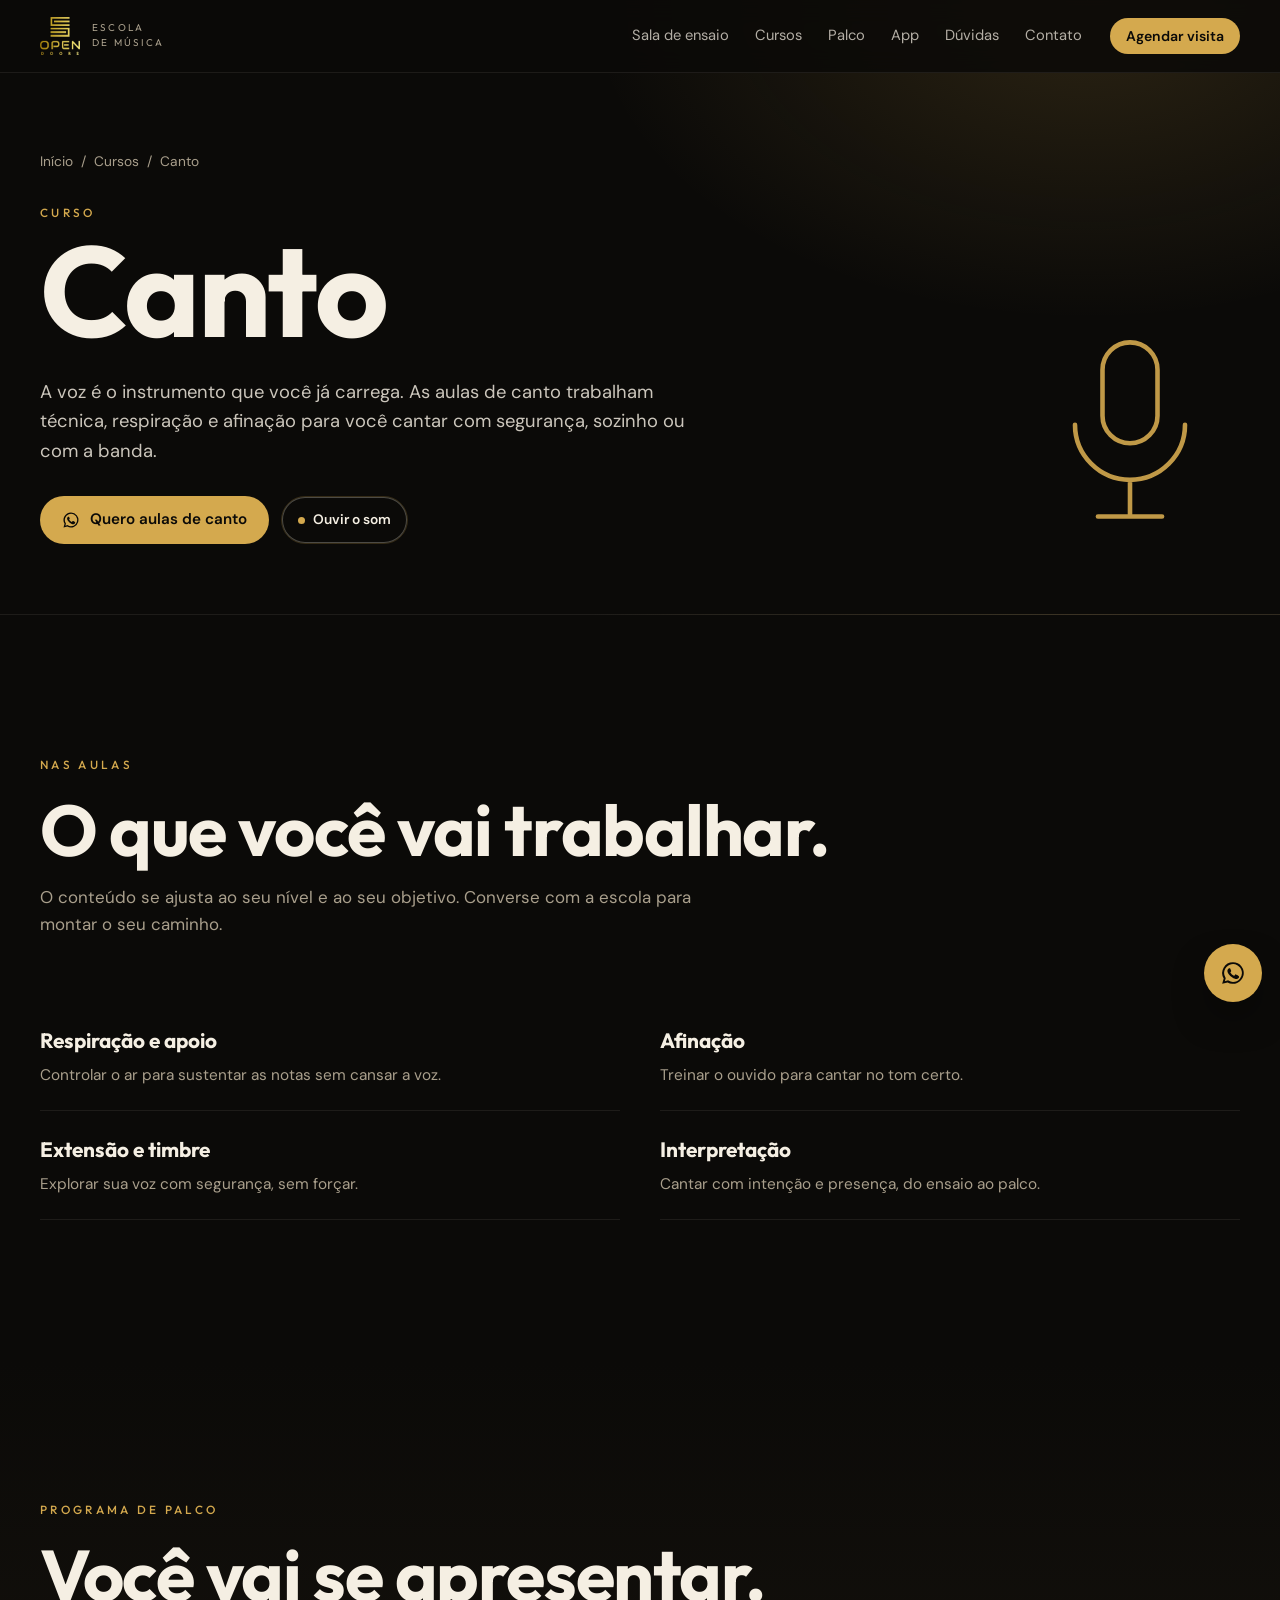
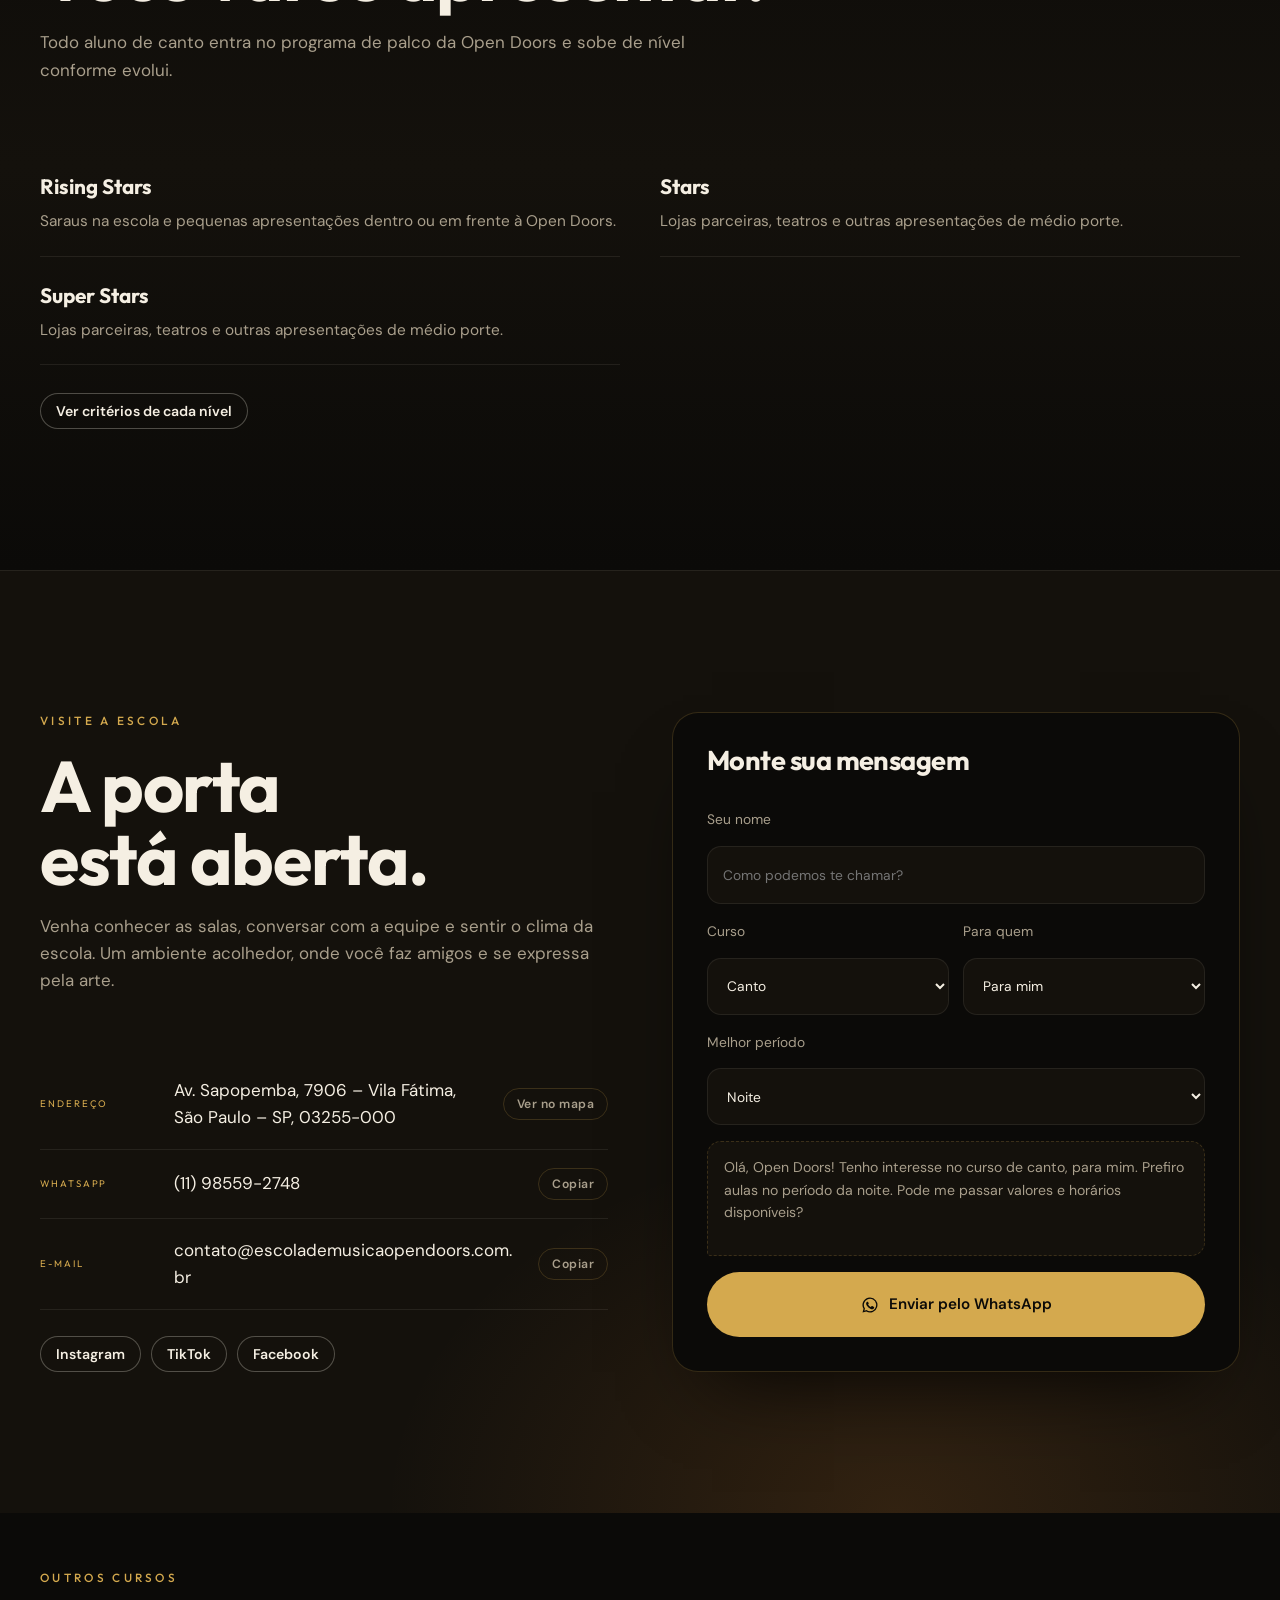
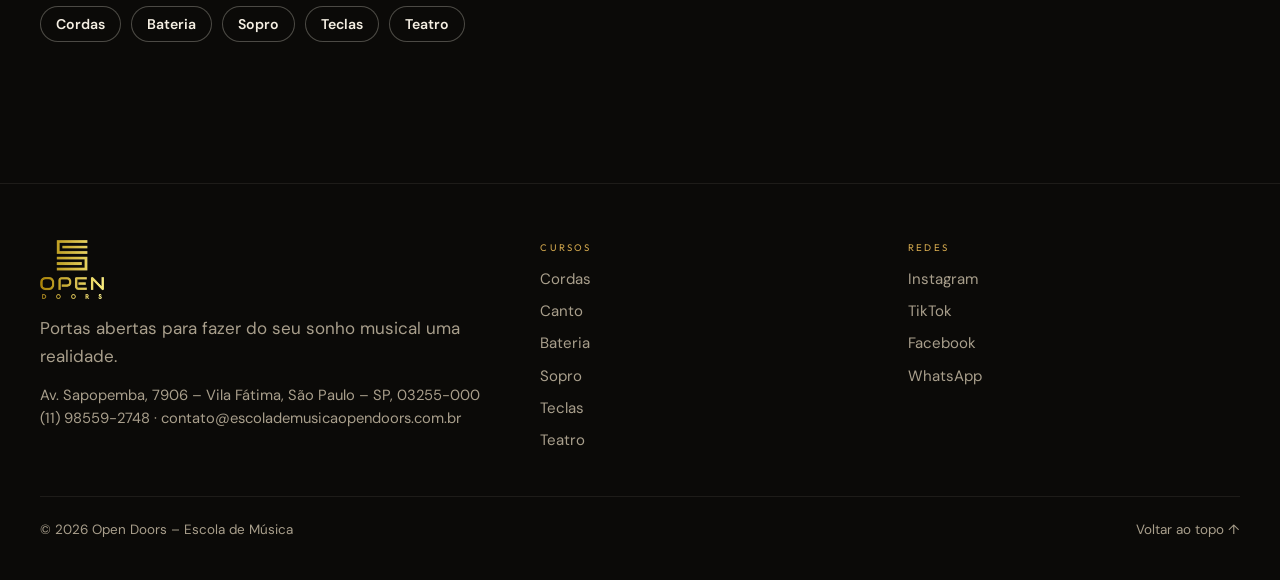
<file: cursos/canto.html>
<!doctype html>
<html lang="pt-BR">
<head>
<meta charset="utf-8">
<meta name="viewport" content="width=device-width, initial-scale=1, viewport-fit=cover">
<title>Aulas de Canto na Vila Fátima, SP | Open Doors – Escola de Música</title>
<meta name="description" content="Aulas de canto na Open Doors, Av. Sapopemba 7906, Vila Fátima (São Paulo). Técnica vocal, respiração e repertório para cantar com segurança.">
<link rel="canonical" href="https://hctoliv.github.io/open-doors-escola-de-musica/cursos/canto.html">
<meta name="theme-color" content="#0b0a08">
<meta property="og:type" content="website">
<meta property="og:locale" content="pt_BR">
<meta property="og:site_name" content="Open Doors – Escola de Música">
<meta property="og:title" content="Aulas de Canto na Vila Fátima, SP | Open Doors – Escola de Música">
<meta property="og:description" content="Aulas de canto na Open Doors, Av. Sapopemba 7906, Vila Fátima (São Paulo). Técnica vocal, respiração e repertório para cantar com segurança.">
<meta property="og:url" content="https://hctoliv.github.io/open-doors-escola-de-musica/cursos/canto.html">
<meta property="og:image" content="https://hctoliv.github.io/open-doors-escola-de-musica/og.jpg">
<meta property="og:image:width" content="1200">
<meta property="og:image:height" content="630">
<meta name="twitter:card" content="summary_large_image">
<link rel="icon" href="../favicon-32.png" sizes="32x32">
<link rel="apple-touch-icon" href="../apple-touch-icon.png">
<link rel="manifest" href="../site.webmanifest">
<link rel="preconnect" href="https://fonts.googleapis.com">
<link rel="preconnect" href="https://fonts.gstatic.com" crossorigin>
<link rel="stylesheet" href="https://fonts.googleapis.com/css2?family=Outfit:wght@300;400;500;600;700;800&family=DM+Sans:ital,opsz,wght@0,9..40,400;0,9..40,500;0,9..40,600;1,9..40,400&display=swap">
<link rel="stylesheet" href="../assets/css/site.css?v=3">
<script type="application/ld+json">{"@context": "https://schema.org", "@type": "MusicSchool", "@id": "https://hctoliv.github.io/open-doors-escola-de-musica/#escola", "name": "Open Doors – Escola de Música", "url": "https://hctoliv.github.io/open-doors-escola-de-musica/", "logo": "https://hctoliv.github.io/open-doors-escola-de-musica/icon-512.png", "image": "https://hctoliv.github.io/open-doors-escola-de-musica/og.jpg", "description": "Escola de música na Vila Fátima, São Paulo, com cursos de cordas, canto, bateria, sopro, teclas e teatro.", "telephone": "+55 11 98559-2748", "email": "contato@escolademusicaopendoors.com.br", "address": {"@type": "PostalAddress", "streetAddress": "Av. Sapopemba, 7906", "addressLocality": "São Paulo", "addressRegion": "SP", "postalCode": "03255-000", "addressCountry": "BR"}, "areaServed": "Zona Leste de São Paulo", "sameAs": ["https://www.instagram.com/opendoors_oficial/", "https://www.tiktok.com/@open.doors.escola", "https://www.facebook.com/profile.php?id=100089439295352"]}</script>
<script type="application/ld+json">{"@context": "https://schema.org", "@type": "BreadcrumbList", "itemListElement": [{"@type": "ListItem", "position": 1, "name": "Início", "item": "https://hctoliv.github.io/open-doors-escola-de-musica/"}, {"@type": "ListItem", "position": 2, "name": "Canto", "item": "https://hctoliv.github.io/open-doors-escola-de-musica/cursos/canto.html"}]}</script>
<script type="application/ld+json">{"@context": "https://schema.org", "@type": "Course", "name": "Curso de Canto", "description": "A voz é o instrumento que você já carrega. As aulas de canto trabalham técnica, respiração e afinação para você cantar com segurança, sozinho ou com a banda.", "provider": {"@id": "https://hctoliv.github.io/open-doors-escola-de-musica/#escola"}, "inLanguage": "pt-BR", "hasCourseInstance": {"@type": "CourseInstance", "courseMode": "onsite", "location": {"@type": "Place", "name": "Open Doors – Escola de Música", "address": "Av. Sapopemba, 7906 – Vila Fátima, São Paulo – SP, 03255-000"}}}</script>
</head>
<body>
<a class="skip" href="#conteudo">Pular para o conteúdo</a>
<header class="top page">
  <div class="wrap">
    <a class="brand" href="../" aria-label="Open Doors, página inicial">
      <img src="../assets/img/logo.webp" width="40" height="37" alt="Open Doors">
      <b>Escola<br>de Música</b>
    </a>
    <nav class="nav" aria-label="Principal"><a href="../#ensaio">Sala de ensaio</a><a href="../#cursos">Cursos</a><a href="../#palco">Palco</a><a href="../#app">App</a><a href="../#duvidas">Dúvidas</a><a href="../#contato">Contato</a></nav>
    <a class="btn btn-gold btn-sm" href="../#contato">Agendar visita</a>
  </div>
</header>

<main id="conteudo">
<section class="c-hero" id="topo" aria-labelledby="t-curso">
  <div class="wrap">
    <div>
      <nav class="crumbs" aria-label="Você está em"><a href="../">Início</a><span aria-hidden="true">/</span><a href="../#cursos">Cursos</a><span aria-hidden="true">/</span><span aria-current="page">Canto</span></nav>
      <span class="label">Curso</span>
      <h1 id="t-curso">Canto</h1>
      <p class="lead">A voz é o instrumento que você já carrega. As aulas de canto trabalham técnica, respiração e afinação para você cantar com segurança, sozinho ou com a banda.</p>
      <div class="ctas">
        <a class="btn btn-gold" href="#contato"><svg viewBox="0 0 24 24" fill="currentColor" aria-hidden="true"><path d="M12 2a10 10 0 0 0-8.6 15.1L2 22l5-1.3A10 10 0 1 0 12 2zm0 18.2a8.2 8.2 0 0 1-4.2-1.2l-.3-.2-3 .8.8-2.9-.2-.3A8.2 8.2 0 1 1 12 20.2zm4.5-6.1c-.2-.1-1.5-.7-1.7-.8s-.4-.1-.6.1-.7.8-.8 1-.3.2-.5.1a6.7 6.7 0 0 1-3.3-2.9c-.3-.4.3-.4.7-1.3.1-.2 0-.3 0-.4l-.8-1.8c-.2-.5-.4-.4-.6-.4h-.5a1 1 0 0 0-.7.3 3 3 0 0 0-.9 2.2 5.2 5.2 0 0 0 1.1 2.7 11.8 11.8 0 0 0 4.5 4c1.7.7 2.3.8 3.2.6a2.7 2.7 0 0 0 1.8-1.2 2.2 2.2 0 0 0 .1-1.3c0-.1-.2-.2-.5-.3z"/></svg>Quero aulas de canto</a>
        <button class="btn btn-line listen" type="button" data-demo="canto"><i></i>Ouvir o som</button>
      </div>
    </div>
    <svg class="c-icon" viewBox="0 0 48 48" width="200" height="200" aria-hidden="true"><rect x="18" y="4" width="12" height="22" rx="6"/><path d="M12 22a12 12 0 0 0 24 0M24 34v8M17 42h14"/></svg>
  </div>
</section>

<section class="sec" aria-labelledby="t-aprende">
  <div class="wrap">
    <div class="sec-head"><span class="label">Nas aulas</span><h2 id="t-aprende">O que você vai trabalhar.</h2>
      <p>O conteúdo se ajusta ao seu nível e ao seu objetivo. Converse com a escola para montar o seu caminho.</p></div>
    <ul class="learn"><li><b>Respiração e apoio</b><span>Controlar o ar para sustentar as notas sem cansar a voz.</span></li><li><b>Afinação</b><span>Treinar o ouvido para cantar no tom certo.</span></li><li><b>Extensão e timbre</b><span>Explorar sua voz com segurança, sem forçar.</span></li><li><b>Interpretação</b><span>Cantar com intenção e presença, do ensaio ao palco.</span></li></ul>
  </div>
</section>

<section class="sec levels" aria-labelledby="t-palco2">
  <div class="wrap">
    <div class="sec-head"><span class="label">Programa de palco</span><h2 id="t-palco2">Você vai se apresentar.</h2>
      <p>Todo aluno de canto entra no programa de palco da Open Doors e sobe de nível conforme evolui.</p></div>
    <ul class="learn"><li><b>Rising Stars</b><span>Saraus na escola e pequenas apresentações dentro ou em frente à Open Doors.</span></li><li><b>Stars</b><span>Lojas parceiras, teatros e outras apresentações de médio porte.</span></li><li><b>Super Stars</b><span>Lojas parceiras, teatros e outras apresentações de médio porte.</span></li></ul>
    <p style="margin-top:28px"><a class="btn btn-line btn-sm" href="../#palco">Ver critérios de cada nível</a></p>
  </div>
</section>
<section class="sec visit" id="contato" aria-labelledby="t-contato">
  <div class="wrap visit-grid">
    <div>
      <div class="sec-head">
        <span class="label">Visite a escola</span>
        <h2 id="t-contato">A porta está aberta.</h2>
        <p>Venha conhecer as salas, conversar com a equipe e sentir o clima da escola. Um ambiente acolhedor, onde você faz amigos e se expressa pela arte.</p>
      </div>
      <div class="info">
        <div><span class="k">Endereço</span><span class="v">Av. Sapopemba, 7906 – Vila Fátima, São Paulo – SP, 03255-000</span><a class="mini" href="https://www.google.com/maps/search/?api=1&query=Open+Doors+Escola+de+M%C3%BAsica+Av.+Sapopemba+7906+S%C3%A3o+Paulo" target="_blank" rel="noopener">Ver no mapa</a></div>
        <div><span class="k">WhatsApp</span><span class="v">(11) 98559-2748</span><button class="mini" type="button" data-copy="(11) 98559-2748">Copiar</button></div>
        <div><span class="k">E-mail</span><span class="v">contato@escolademusicaopendoors.com.br</span><button class="mini" type="button" data-copy="contato@escolademusicaopendoors.com.br">Copiar</button></div>
      </div>
      <div class="socials"><a class="btn btn-line btn-sm" href="https://www.instagram.com/opendoors_oficial/" target="_blank" rel="noopener">Instagram</a><a class="btn btn-line btn-sm" href="https://www.tiktok.com/@open.doors.escola" target="_blank" rel="noopener">TikTok</a><a class="btn btn-line btn-sm" href="https://www.facebook.com/profile.php?id=100089439295352" target="_blank" rel="noopener">Facebook</a></div>
    </div>
    <form class="composer" id="composer" novalidate>
      <h3>Monte sua mensagem</h3>
      <label for="c-nome">Seu nome<input id="c-nome" name="nome" autocomplete="given-name" placeholder="Como podemos te chamar?"></label>
      <div class="two">
        <label for="c-curso">Curso<select id="c-curso" name="curso"><option value="Cordas">Cordas</option><option value="Canto" selected>Canto</option><option value="Bateria">Bateria</option><option value="Sopro">Sopro</option><option value="Teclas">Teclas</option><option value="Teatro">Teatro</option><option value="indefinido">Ainda não sei</option></select></label>
        <label for="c-quem">Para quem<select id="c-quem" name="quem"><option value="mim">Para mim</option><option value="filho">Para meu filho(a)</option><option value="outra">Para outra pessoa</option></select></label>
      </div>
      <label for="c-periodo">Melhor período<select id="c-periodo" name="periodo"><option value="manhã">Manhã</option><option value="tarde">Tarde</option><option value="noite" selected>Noite</option><option value="sabado">Sábado</option></select></label>
      <p class="preview" id="composerPreview" aria-live="polite"></p>
      <a class="btn btn-gold" id="composerGo" href="https://wa.me/5511985592748" target="_blank" rel="noopener"><svg viewBox="0 0 24 24" fill="currentColor" aria-hidden="true"><path d="M12 2a10 10 0 0 0-8.6 15.1L2 22l5-1.3A10 10 0 1 0 12 2zm0 18.2a8.2 8.2 0 0 1-4.2-1.2l-.3-.2-3 .8.8-2.9-.2-.3A8.2 8.2 0 1 1 12 20.2zm4.5-6.1c-.2-.1-1.5-.7-1.7-.8s-.4-.1-.6.1-.7.8-.8 1-.3.2-.5.1a6.7 6.7 0 0 1-3.3-2.9c-.3-.4.3-.4.7-1.3.1-.2 0-.3 0-.4l-.8-1.8c-.2-.5-.4-.4-.6-.4h-.5a1 1 0 0 0-.7.3 3 3 0 0 0-.9 2.2 5.2 5.2 0 0 0 1.1 2.7 11.8 11.8 0 0 0 4.5 4c1.7.7 2.3.8 3.2.6a2.7 2.7 0 0 0 1.8-1.2 2.2 2.2 0 0 0 .1-1.3c0-.1-.2-.2-.5-.3z"/></svg>Enviar pelo WhatsApp</a>
    </form>
  </div>
</section>

<section class="sec" style="padding-top:0" aria-label="Outros cursos">
  <div class="wrap" style="display:grid;gap:18px;padding-top:56px">
    <span class="label">Outros cursos</span>
    <div class="others"><a class="btn btn-line btn-sm" href="cordas.html">Cordas</a><a class="btn btn-line btn-sm" href="bateria.html">Bateria</a><a class="btn btn-line btn-sm" href="sopro.html">Sopro</a><a class="btn btn-line btn-sm" href="teclas.html">Teclas</a><a class="btn btn-line btn-sm" href="teatro.html">Teatro</a></div>
  </div>
</section>
</main>
<footer class="foot">
  <div class="wrap">
    <div class="foot-grid">
      <div>
        <img src="../assets/img/logo.webp" width="64" height="59" alt="Open Doors" loading="lazy">
        <p style="margin-top:16px;color:var(--muted);max-width:36ch">Portas abertas para fazer do seu sonho musical uma realidade.</p>
        <p style="margin-top:14px;color:var(--muted);font-size:.92rem">Av. Sapopemba, 7906 – Vila Fátima, São Paulo – SP, 03255-000<br>(11) 98559-2748 · contato@escolademusicaopendoors.com.br</p>
      </div>
      <div><h4>Cursos</h4><ul><li><a href="../cursos/cordas.html">Cordas</a></li><li><a href="../cursos/canto.html">Canto</a></li><li><a href="../cursos/bateria.html">Bateria</a></li><li><a href="../cursos/sopro.html">Sopro</a></li><li><a href="../cursos/teclas.html">Teclas</a></li><li><a href="../cursos/teatro.html">Teatro</a></li></ul></div>
      <div><h4>Redes</h4><ul><li><a href="https://www.instagram.com/opendoors_oficial/" target="_blank" rel="noopener">Instagram</a></li><li><a href="https://www.tiktok.com/@open.doors.escola" target="_blank" rel="noopener">TikTok</a></li><li><a href="https://www.facebook.com/profile.php?id=100089439295352" target="_blank" rel="noopener">Facebook</a></li><li><a href="https://wa.me/5511985592748" target="_blank" rel="noopener">WhatsApp</a></li></ul></div>
    </div>
    <div class="base"><span>© <span data-year>2026</span> Open Doors – Escola de Música</span><a href="#topo">Voltar ao topo ↑</a></div>
  </div>
</footer>
<a class="fab" href="https://wa.me/5511985592748" target="_blank" rel="noopener" aria-label="Falar no WhatsApp"><svg viewBox="0 0 24 24" fill="currentColor" aria-hidden="true"><path d="M12 2a10 10 0 0 0-8.6 15.1L2 22l5-1.3A10 10 0 1 0 12 2zm0 18.2a8.2 8.2 0 0 1-4.2-1.2l-.3-.2-3 .8.8-2.9-.2-.3A8.2 8.2 0 1 1 12 20.2zm4.5-6.1c-.2-.1-1.5-.7-1.7-.8s-.4-.1-.6.1-.7.8-.8 1-.3.2-.5.1a6.7 6.7 0 0 1-3.3-2.9c-.3-.4.3-.4.7-1.3.1-.2 0-.3 0-.4l-.8-1.8c-.2-.5-.4-.4-.6-.4h-.5a1 1 0 0 0-.7.3 3 3 0 0 0-.9 2.2 5.2 5.2 0 0 0 1.1 2.7 11.8 11.8 0 0 0 4.5 4c1.7.7 2.3.8 3.2.6a2.7 2.7 0 0 0 1.8-1.2 2.2 2.2 0 0 0 .1-1.3c0-.1-.2-.2-.5-.3z"/></svg></a>
<script src="../assets/js/audio.js?v=3" defer></script>
<script src="../assets/js/site.js?v=3" defer></script>
</body>
</html>
</file>
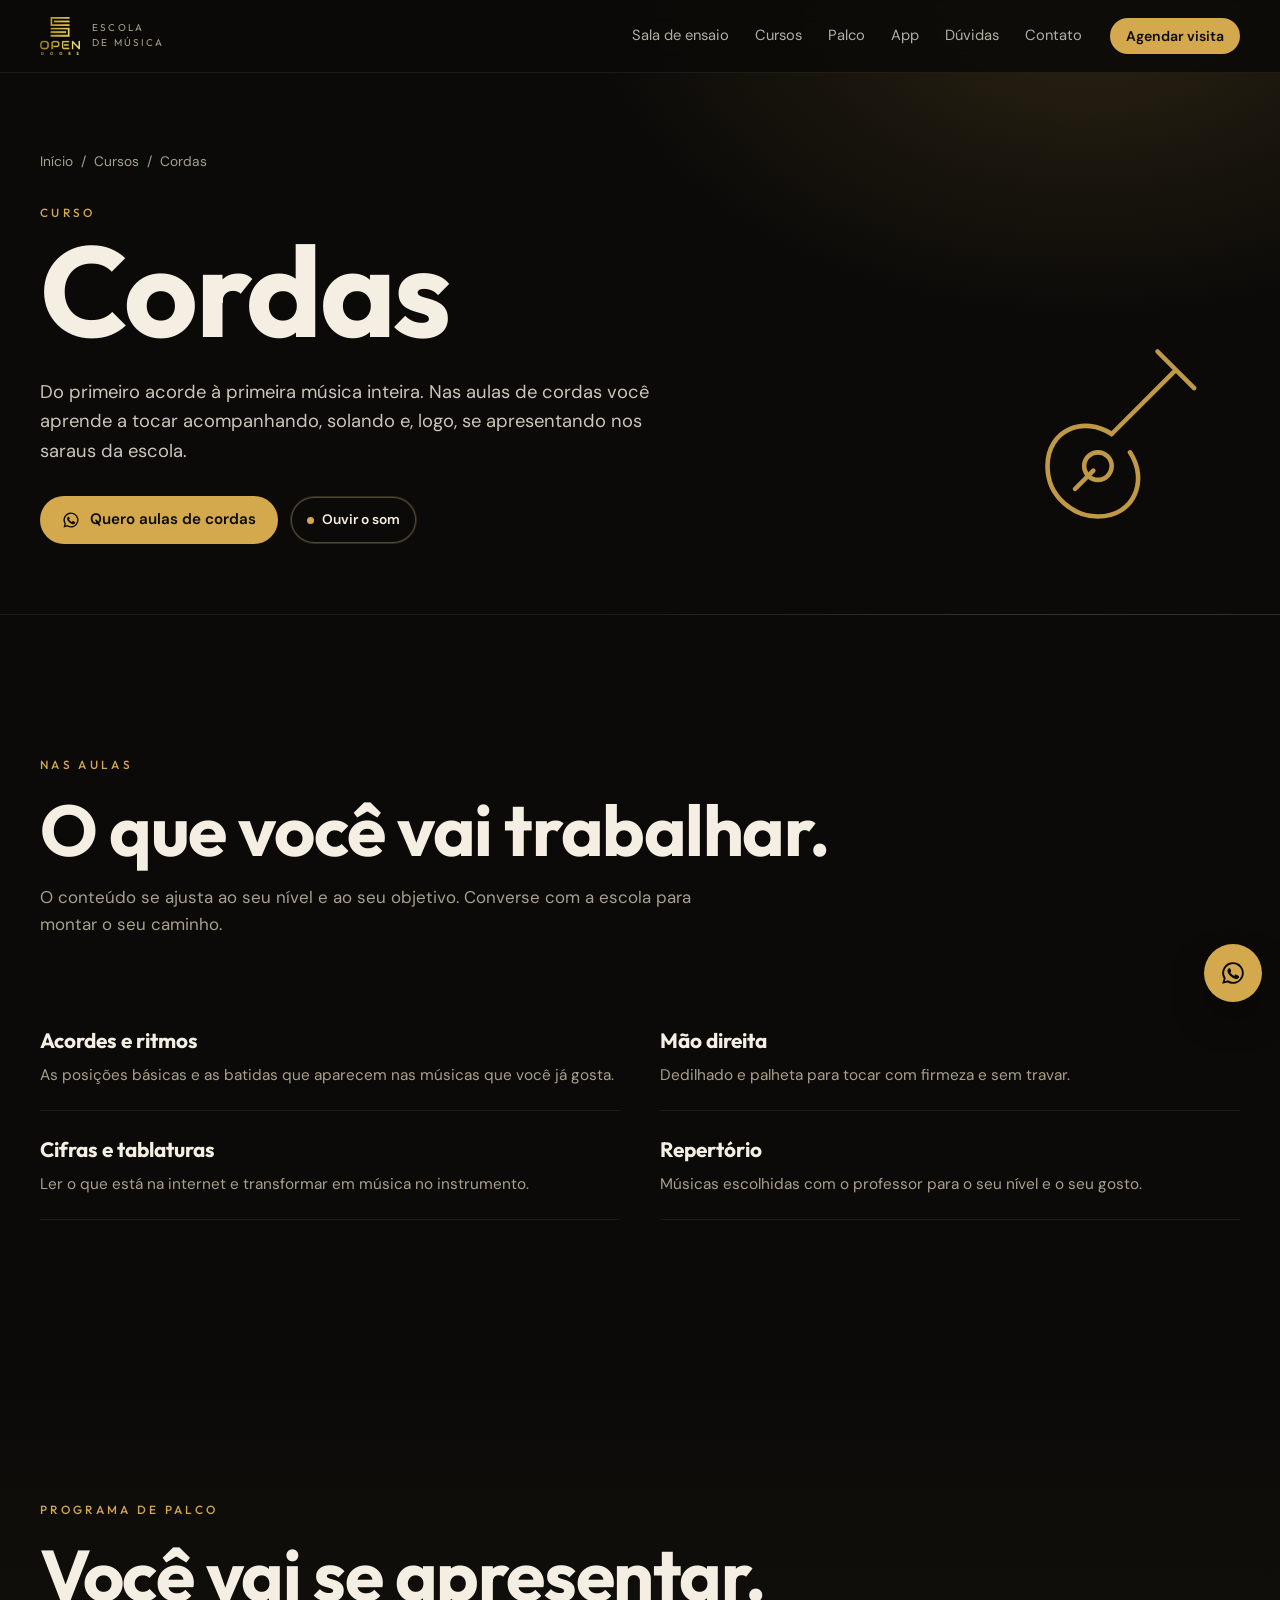
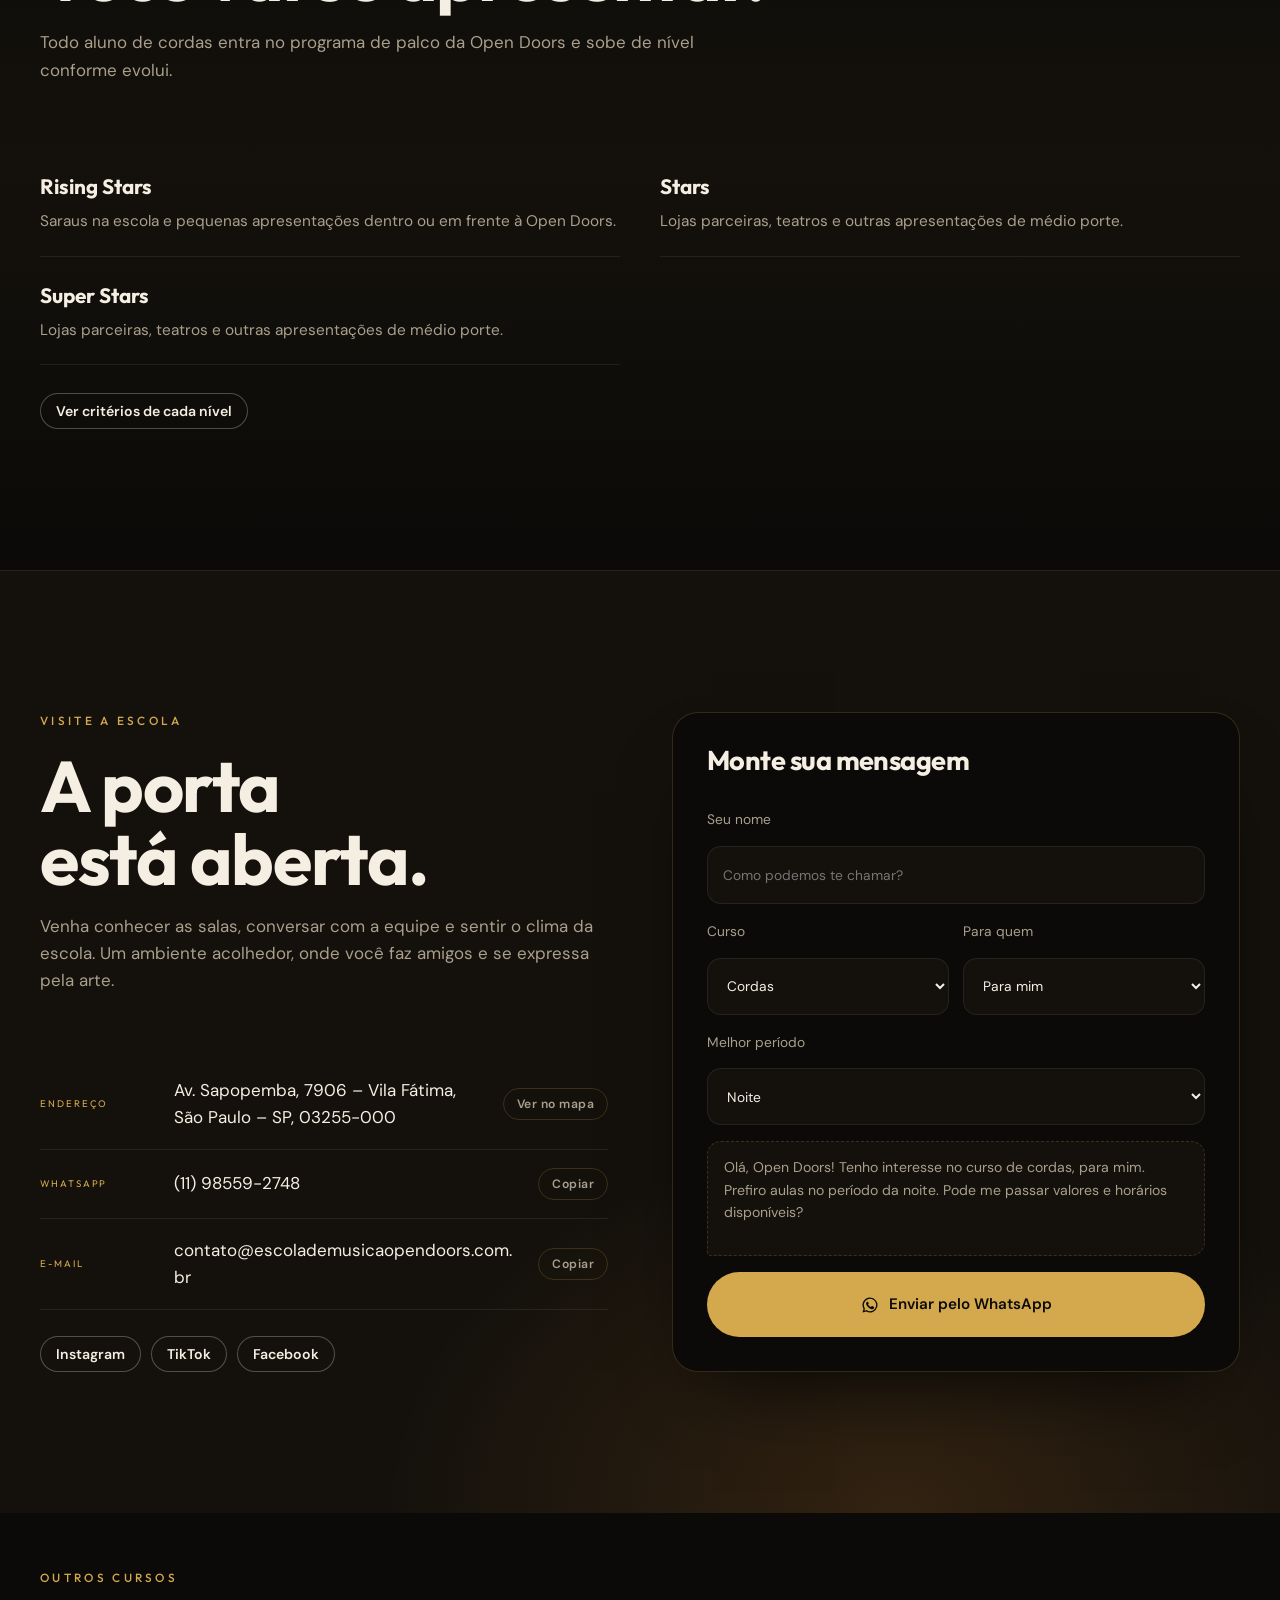
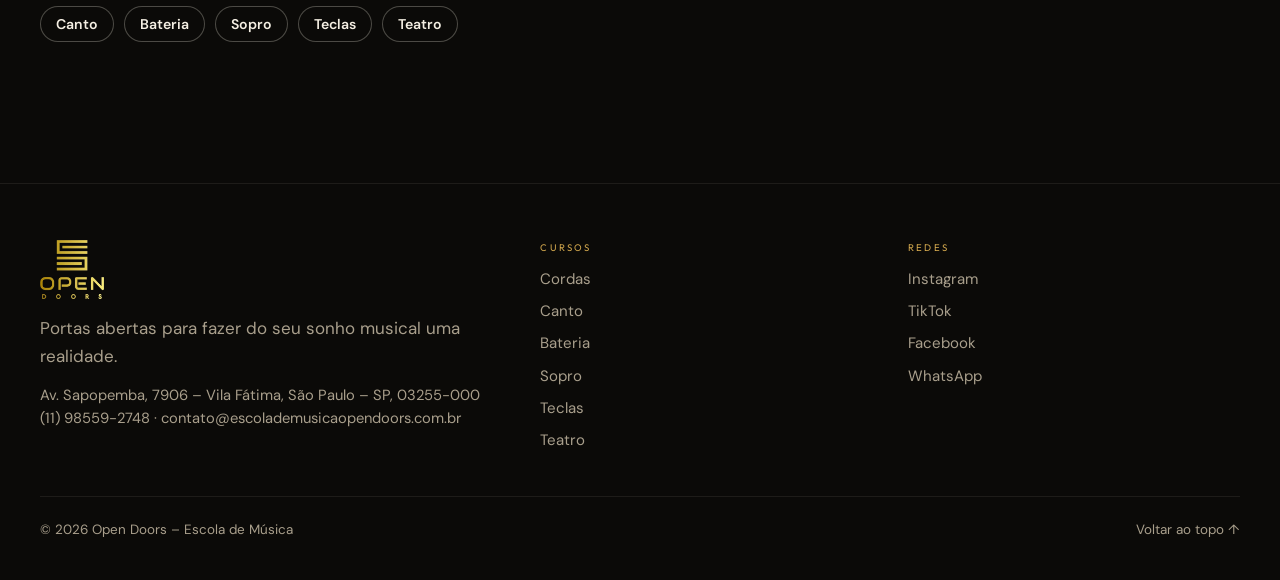
<file: cursos/cordas.html>
<!doctype html>
<html lang="pt-BR">
<head>
<meta charset="utf-8">
<meta name="viewport" content="width=device-width, initial-scale=1, viewport-fit=cover">
<title>Aulas de Cordas na Vila Fátima, SP | Open Doors – Escola de Música</title>
<meta name="description" content="Aulas de cordas na Open Doors, Av. Sapopemba 7906, Vila Fátima (São Paulo). Violão, guitarra e outros instrumentos de corda, da primeira posição de acorde ao solo.">
<link rel="canonical" href="https://hctoliv.github.io/open-doors-escola-de-musica/cursos/cordas.html">
<meta name="theme-color" content="#0b0a08">
<meta property="og:type" content="website">
<meta property="og:locale" content="pt_BR">
<meta property="og:site_name" content="Open Doors – Escola de Música">
<meta property="og:title" content="Aulas de Cordas na Vila Fátima, SP | Open Doors – Escola de Música">
<meta property="og:description" content="Aulas de cordas na Open Doors, Av. Sapopemba 7906, Vila Fátima (São Paulo). Violão, guitarra e outros instrumentos de corda, da primeira posição de acorde ao solo.">
<meta property="og:url" content="https://hctoliv.github.io/open-doors-escola-de-musica/cursos/cordas.html">
<meta property="og:image" content="https://hctoliv.github.io/open-doors-escola-de-musica/og.jpg">
<meta property="og:image:width" content="1200">
<meta property="og:image:height" content="630">
<meta name="twitter:card" content="summary_large_image">
<link rel="icon" href="../favicon-32.png" sizes="32x32">
<link rel="apple-touch-icon" href="../apple-touch-icon.png">
<link rel="manifest" href="../site.webmanifest">
<link rel="preconnect" href="https://fonts.googleapis.com">
<link rel="preconnect" href="https://fonts.gstatic.com" crossorigin>
<link rel="stylesheet" href="https://fonts.googleapis.com/css2?family=Outfit:wght@300;400;500;600;700;800&family=DM+Sans:ital,opsz,wght@0,9..40,400;0,9..40,500;0,9..40,600;1,9..40,400&display=swap">
<link rel="stylesheet" href="../assets/css/site.css?v=3">
<script type="application/ld+json">{"@context": "https://schema.org", "@type": "MusicSchool", "@id": "https://hctoliv.github.io/open-doors-escola-de-musica/#escola", "name": "Open Doors – Escola de Música", "url": "https://hctoliv.github.io/open-doors-escola-de-musica/", "logo": "https://hctoliv.github.io/open-doors-escola-de-musica/icon-512.png", "image": "https://hctoliv.github.io/open-doors-escola-de-musica/og.jpg", "description": "Escola de música na Vila Fátima, São Paulo, com cursos de cordas, canto, bateria, sopro, teclas e teatro.", "telephone": "+55 11 98559-2748", "email": "contato@escolademusicaopendoors.com.br", "address": {"@type": "PostalAddress", "streetAddress": "Av. Sapopemba, 7906", "addressLocality": "São Paulo", "addressRegion": "SP", "postalCode": "03255-000", "addressCountry": "BR"}, "areaServed": "Zona Leste de São Paulo", "sameAs": ["https://www.instagram.com/opendoors_oficial/", "https://www.tiktok.com/@open.doors.escola", "https://www.facebook.com/profile.php?id=100089439295352"]}</script>
<script type="application/ld+json">{"@context": "https://schema.org", "@type": "BreadcrumbList", "itemListElement": [{"@type": "ListItem", "position": 1, "name": "Início", "item": "https://hctoliv.github.io/open-doors-escola-de-musica/"}, {"@type": "ListItem", "position": 2, "name": "Cordas", "item": "https://hctoliv.github.io/open-doors-escola-de-musica/cursos/cordas.html"}]}</script>
<script type="application/ld+json">{"@context": "https://schema.org", "@type": "Course", "name": "Curso de Cordas", "description": "Do primeiro acorde à primeira música inteira. Nas aulas de cordas você aprende a tocar acompanhando, solando e, logo, se apresentando nos saraus da escola.", "provider": {"@id": "https://hctoliv.github.io/open-doors-escola-de-musica/#escola"}, "inLanguage": "pt-BR", "hasCourseInstance": {"@type": "CourseInstance", "courseMode": "onsite", "location": {"@type": "Place", "name": "Open Doors – Escola de Música", "address": "Av. Sapopemba, 7906 – Vila Fátima, São Paulo – SP, 03255-000"}}}</script>
</head>
<body>
<a class="skip" href="#conteudo">Pular para o conteúdo</a>
<header class="top page">
  <div class="wrap">
    <a class="brand" href="../" aria-label="Open Doors, página inicial">
      <img src="../assets/img/logo.webp" width="40" height="37" alt="Open Doors">
      <b>Escola<br>de Música</b>
    </a>
    <nav class="nav" aria-label="Principal"><a href="../#ensaio">Sala de ensaio</a><a href="../#cursos">Cursos</a><a href="../#palco">Palco</a><a href="../#app">App</a><a href="../#duvidas">Dúvidas</a><a href="../#contato">Contato</a></nav>
    <a class="btn btn-gold btn-sm" href="../#contato">Agendar visita</a>
  </div>
</header>

<main id="conteudo">
<section class="c-hero" id="topo" aria-labelledby="t-curso">
  <div class="wrap">
    <div>
      <nav class="crumbs" aria-label="Você está em"><a href="../">Início</a><span aria-hidden="true">/</span><a href="../#cursos">Cursos</a><span aria-hidden="true">/</span><span aria-current="page">Cordas</span></nav>
      <span class="label">Curso</span>
      <h1 id="t-curso">Cordas</h1>
      <p class="lead">Do primeiro acorde à primeira música inteira. Nas aulas de cordas você aprende a tocar acompanhando, solando e, logo, se apresentando nos saraus da escola.</p>
      <div class="ctas">
        <a class="btn btn-gold" href="#contato"><svg viewBox="0 0 24 24" fill="currentColor" aria-hidden="true"><path d="M12 2a10 10 0 0 0-8.6 15.1L2 22l5-1.3A10 10 0 1 0 12 2zm0 18.2a8.2 8.2 0 0 1-4.2-1.2l-.3-.2-3 .8.8-2.9-.2-.3A8.2 8.2 0 1 1 12 20.2zm4.5-6.1c-.2-.1-1.5-.7-1.7-.8s-.4-.1-.6.1-.7.8-.8 1-.3.2-.5.1a6.7 6.7 0 0 1-3.3-2.9c-.3-.4.3-.4.7-1.3.1-.2 0-.3 0-.4l-.8-1.8c-.2-.5-.4-.4-.6-.4h-.5a1 1 0 0 0-.7.3 3 3 0 0 0-.9 2.2 5.2 5.2 0 0 0 1.1 2.7 11.8 11.8 0 0 0 4.5 4c1.7.7 2.3.8 3.2.6a2.7 2.7 0 0 0 1.8-1.2 2.2 2.2 0 0 0 .1-1.3c0-.1-.2-.2-.5-.3z"/></svg>Quero aulas de cordas</a>
        <button class="btn btn-line listen" type="button" data-demo="cordas"><i></i>Ouvir o som</button>
      </div>
    </div>
    <svg class="c-icon" viewBox="0 0 48 48" width="200" height="200" aria-hidden="true"><path d="M30 6l8 8M34 10L20 24"/><path d="M20 24c-6-4-14-1-14 7 0 7 6 11 11 11 8 0 11-8 7-14"/><circle cx="17" cy="31" r="3"/><path d="M12 36l4-4"/></svg>
  </div>
</section>

<section class="sec" aria-labelledby="t-aprende">
  <div class="wrap">
    <div class="sec-head"><span class="label">Nas aulas</span><h2 id="t-aprende">O que você vai trabalhar.</h2>
      <p>O conteúdo se ajusta ao seu nível e ao seu objetivo. Converse com a escola para montar o seu caminho.</p></div>
    <ul class="learn"><li><b>Acordes e ritmos</b><span>As posições básicas e as batidas que aparecem nas músicas que você já gosta.</span></li><li><b>Mão direita</b><span>Dedilhado e palheta para tocar com firmeza e sem travar.</span></li><li><b>Cifras e tablaturas</b><span>Ler o que está na internet e transformar em música no instrumento.</span></li><li><b>Repertório</b><span>Músicas escolhidas com o professor para o seu nível e o seu gosto.</span></li></ul>
  </div>
</section>

<section class="sec levels" aria-labelledby="t-palco2">
  <div class="wrap">
    <div class="sec-head"><span class="label">Programa de palco</span><h2 id="t-palco2">Você vai se apresentar.</h2>
      <p>Todo aluno de cordas entra no programa de palco da Open Doors e sobe de nível conforme evolui.</p></div>
    <ul class="learn"><li><b>Rising Stars</b><span>Saraus na escola e pequenas apresentações dentro ou em frente à Open Doors.</span></li><li><b>Stars</b><span>Lojas parceiras, teatros e outras apresentações de médio porte.</span></li><li><b>Super Stars</b><span>Lojas parceiras, teatros e outras apresentações de médio porte.</span></li></ul>
    <p style="margin-top:28px"><a class="btn btn-line btn-sm" href="../#palco">Ver critérios de cada nível</a></p>
  </div>
</section>
<section class="sec visit" id="contato" aria-labelledby="t-contato">
  <div class="wrap visit-grid">
    <div>
      <div class="sec-head">
        <span class="label">Visite a escola</span>
        <h2 id="t-contato">A porta está aberta.</h2>
        <p>Venha conhecer as salas, conversar com a equipe e sentir o clima da escola. Um ambiente acolhedor, onde você faz amigos e se expressa pela arte.</p>
      </div>
      <div class="info">
        <div><span class="k">Endereço</span><span class="v">Av. Sapopemba, 7906 – Vila Fátima, São Paulo – SP, 03255-000</span><a class="mini" href="https://www.google.com/maps/search/?api=1&query=Open+Doors+Escola+de+M%C3%BAsica+Av.+Sapopemba+7906+S%C3%A3o+Paulo" target="_blank" rel="noopener">Ver no mapa</a></div>
        <div><span class="k">WhatsApp</span><span class="v">(11) 98559-2748</span><button class="mini" type="button" data-copy="(11) 98559-2748">Copiar</button></div>
        <div><span class="k">E-mail</span><span class="v">contato@escolademusicaopendoors.com.br</span><button class="mini" type="button" data-copy="contato@escolademusicaopendoors.com.br">Copiar</button></div>
      </div>
      <div class="socials"><a class="btn btn-line btn-sm" href="https://www.instagram.com/opendoors_oficial/" target="_blank" rel="noopener">Instagram</a><a class="btn btn-line btn-sm" href="https://www.tiktok.com/@open.doors.escola" target="_blank" rel="noopener">TikTok</a><a class="btn btn-line btn-sm" href="https://www.facebook.com/profile.php?id=100089439295352" target="_blank" rel="noopener">Facebook</a></div>
    </div>
    <form class="composer" id="composer" novalidate>
      <h3>Monte sua mensagem</h3>
      <label for="c-nome">Seu nome<input id="c-nome" name="nome" autocomplete="given-name" placeholder="Como podemos te chamar?"></label>
      <div class="two">
        <label for="c-curso">Curso<select id="c-curso" name="curso"><option value="Cordas" selected>Cordas</option><option value="Canto">Canto</option><option value="Bateria">Bateria</option><option value="Sopro">Sopro</option><option value="Teclas">Teclas</option><option value="Teatro">Teatro</option><option value="indefinido">Ainda não sei</option></select></label>
        <label for="c-quem">Para quem<select id="c-quem" name="quem"><option value="mim">Para mim</option><option value="filho">Para meu filho(a)</option><option value="outra">Para outra pessoa</option></select></label>
      </div>
      <label for="c-periodo">Melhor período<select id="c-periodo" name="periodo"><option value="manhã">Manhã</option><option value="tarde">Tarde</option><option value="noite" selected>Noite</option><option value="sabado">Sábado</option></select></label>
      <p class="preview" id="composerPreview" aria-live="polite"></p>
      <a class="btn btn-gold" id="composerGo" href="https://wa.me/5511985592748" target="_blank" rel="noopener"><svg viewBox="0 0 24 24" fill="currentColor" aria-hidden="true"><path d="M12 2a10 10 0 0 0-8.6 15.1L2 22l5-1.3A10 10 0 1 0 12 2zm0 18.2a8.2 8.2 0 0 1-4.2-1.2l-.3-.2-3 .8.8-2.9-.2-.3A8.2 8.2 0 1 1 12 20.2zm4.5-6.1c-.2-.1-1.5-.7-1.7-.8s-.4-.1-.6.1-.7.8-.8 1-.3.2-.5.1a6.7 6.7 0 0 1-3.3-2.9c-.3-.4.3-.4.7-1.3.1-.2 0-.3 0-.4l-.8-1.8c-.2-.5-.4-.4-.6-.4h-.5a1 1 0 0 0-.7.3 3 3 0 0 0-.9 2.2 5.2 5.2 0 0 0 1.1 2.7 11.8 11.8 0 0 0 4.5 4c1.7.7 2.3.8 3.2.6a2.7 2.7 0 0 0 1.8-1.2 2.2 2.2 0 0 0 .1-1.3c0-.1-.2-.2-.5-.3z"/></svg>Enviar pelo WhatsApp</a>
    </form>
  </div>
</section>

<section class="sec" style="padding-top:0" aria-label="Outros cursos">
  <div class="wrap" style="display:grid;gap:18px;padding-top:56px">
    <span class="label">Outros cursos</span>
    <div class="others"><a class="btn btn-line btn-sm" href="canto.html">Canto</a><a class="btn btn-line btn-sm" href="bateria.html">Bateria</a><a class="btn btn-line btn-sm" href="sopro.html">Sopro</a><a class="btn btn-line btn-sm" href="teclas.html">Teclas</a><a class="btn btn-line btn-sm" href="teatro.html">Teatro</a></div>
  </div>
</section>
</main>
<footer class="foot">
  <div class="wrap">
    <div class="foot-grid">
      <div>
        <img src="../assets/img/logo.webp" width="64" height="59" alt="Open Doors" loading="lazy">
        <p style="margin-top:16px;color:var(--muted);max-width:36ch">Portas abertas para fazer do seu sonho musical uma realidade.</p>
        <p style="margin-top:14px;color:var(--muted);font-size:.92rem">Av. Sapopemba, 7906 – Vila Fátima, São Paulo – SP, 03255-000<br>(11) 98559-2748 · contato@escolademusicaopendoors.com.br</p>
      </div>
      <div><h4>Cursos</h4><ul><li><a href="../cursos/cordas.html">Cordas</a></li><li><a href="../cursos/canto.html">Canto</a></li><li><a href="../cursos/bateria.html">Bateria</a></li><li><a href="../cursos/sopro.html">Sopro</a></li><li><a href="../cursos/teclas.html">Teclas</a></li><li><a href="../cursos/teatro.html">Teatro</a></li></ul></div>
      <div><h4>Redes</h4><ul><li><a href="https://www.instagram.com/opendoors_oficial/" target="_blank" rel="noopener">Instagram</a></li><li><a href="https://www.tiktok.com/@open.doors.escola" target="_blank" rel="noopener">TikTok</a></li><li><a href="https://www.facebook.com/profile.php?id=100089439295352" target="_blank" rel="noopener">Facebook</a></li><li><a href="https://wa.me/5511985592748" target="_blank" rel="noopener">WhatsApp</a></li></ul></div>
    </div>
    <div class="base"><span>© <span data-year>2026</span> Open Doors – Escola de Música</span><a href="#topo">Voltar ao topo ↑</a></div>
  </div>
</footer>
<a class="fab" href="https://wa.me/5511985592748" target="_blank" rel="noopener" aria-label="Falar no WhatsApp"><svg viewBox="0 0 24 24" fill="currentColor" aria-hidden="true"><path d="M12 2a10 10 0 0 0-8.6 15.1L2 22l5-1.3A10 10 0 1 0 12 2zm0 18.2a8.2 8.2 0 0 1-4.2-1.2l-.3-.2-3 .8.8-2.9-.2-.3A8.2 8.2 0 1 1 12 20.2zm4.5-6.1c-.2-.1-1.5-.7-1.7-.8s-.4-.1-.6.1-.7.8-.8 1-.3.2-.5.1a6.7 6.7 0 0 1-3.3-2.9c-.3-.4.3-.4.7-1.3.1-.2 0-.3 0-.4l-.8-1.8c-.2-.5-.4-.4-.6-.4h-.5a1 1 0 0 0-.7.3 3 3 0 0 0-.9 2.2 5.2 5.2 0 0 0 1.1 2.7 11.8 11.8 0 0 0 4.5 4c1.7.7 2.3.8 3.2.6a2.7 2.7 0 0 0 1.8-1.2 2.2 2.2 0 0 0 .1-1.3c0-.1-.2-.2-.5-.3z"/></svg></a>
<script src="../assets/js/audio.js?v=3" defer></script>
<script src="../assets/js/site.js?v=3" defer></script>
</body>
</html>
</file>
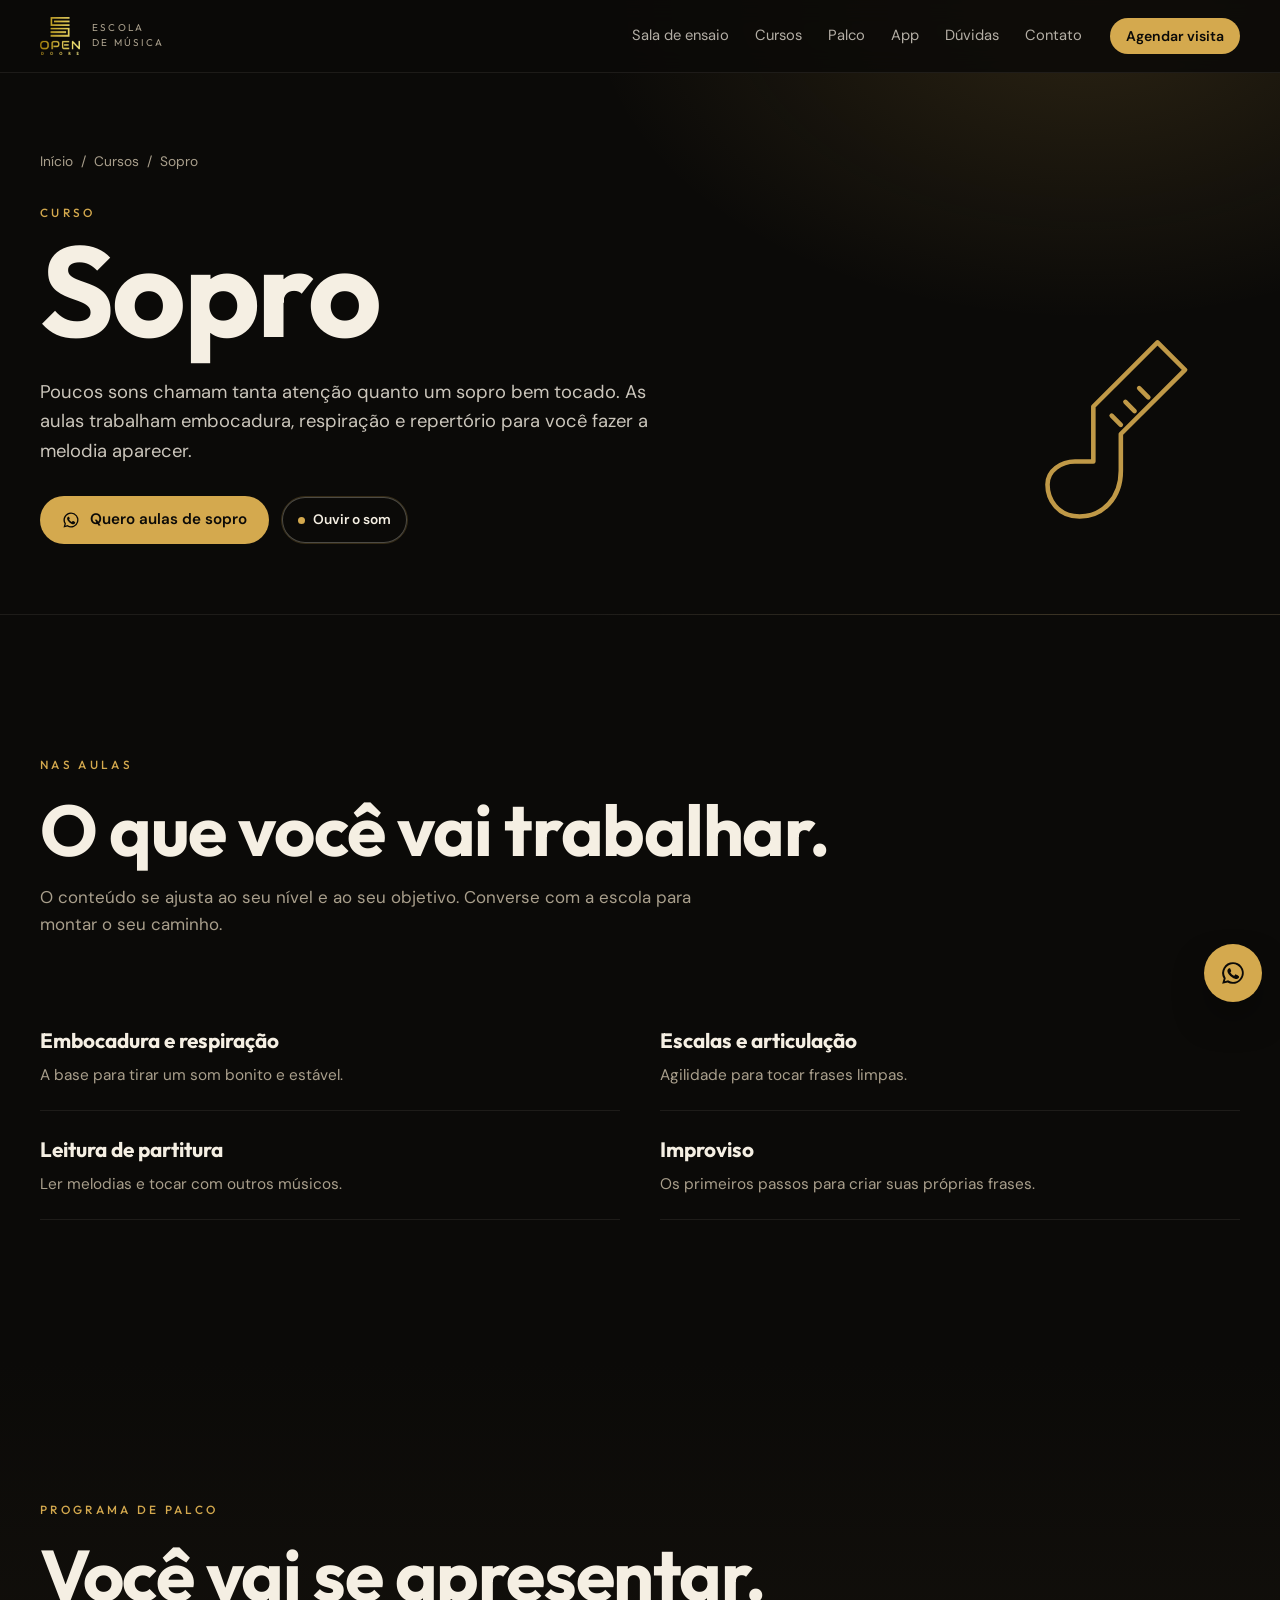
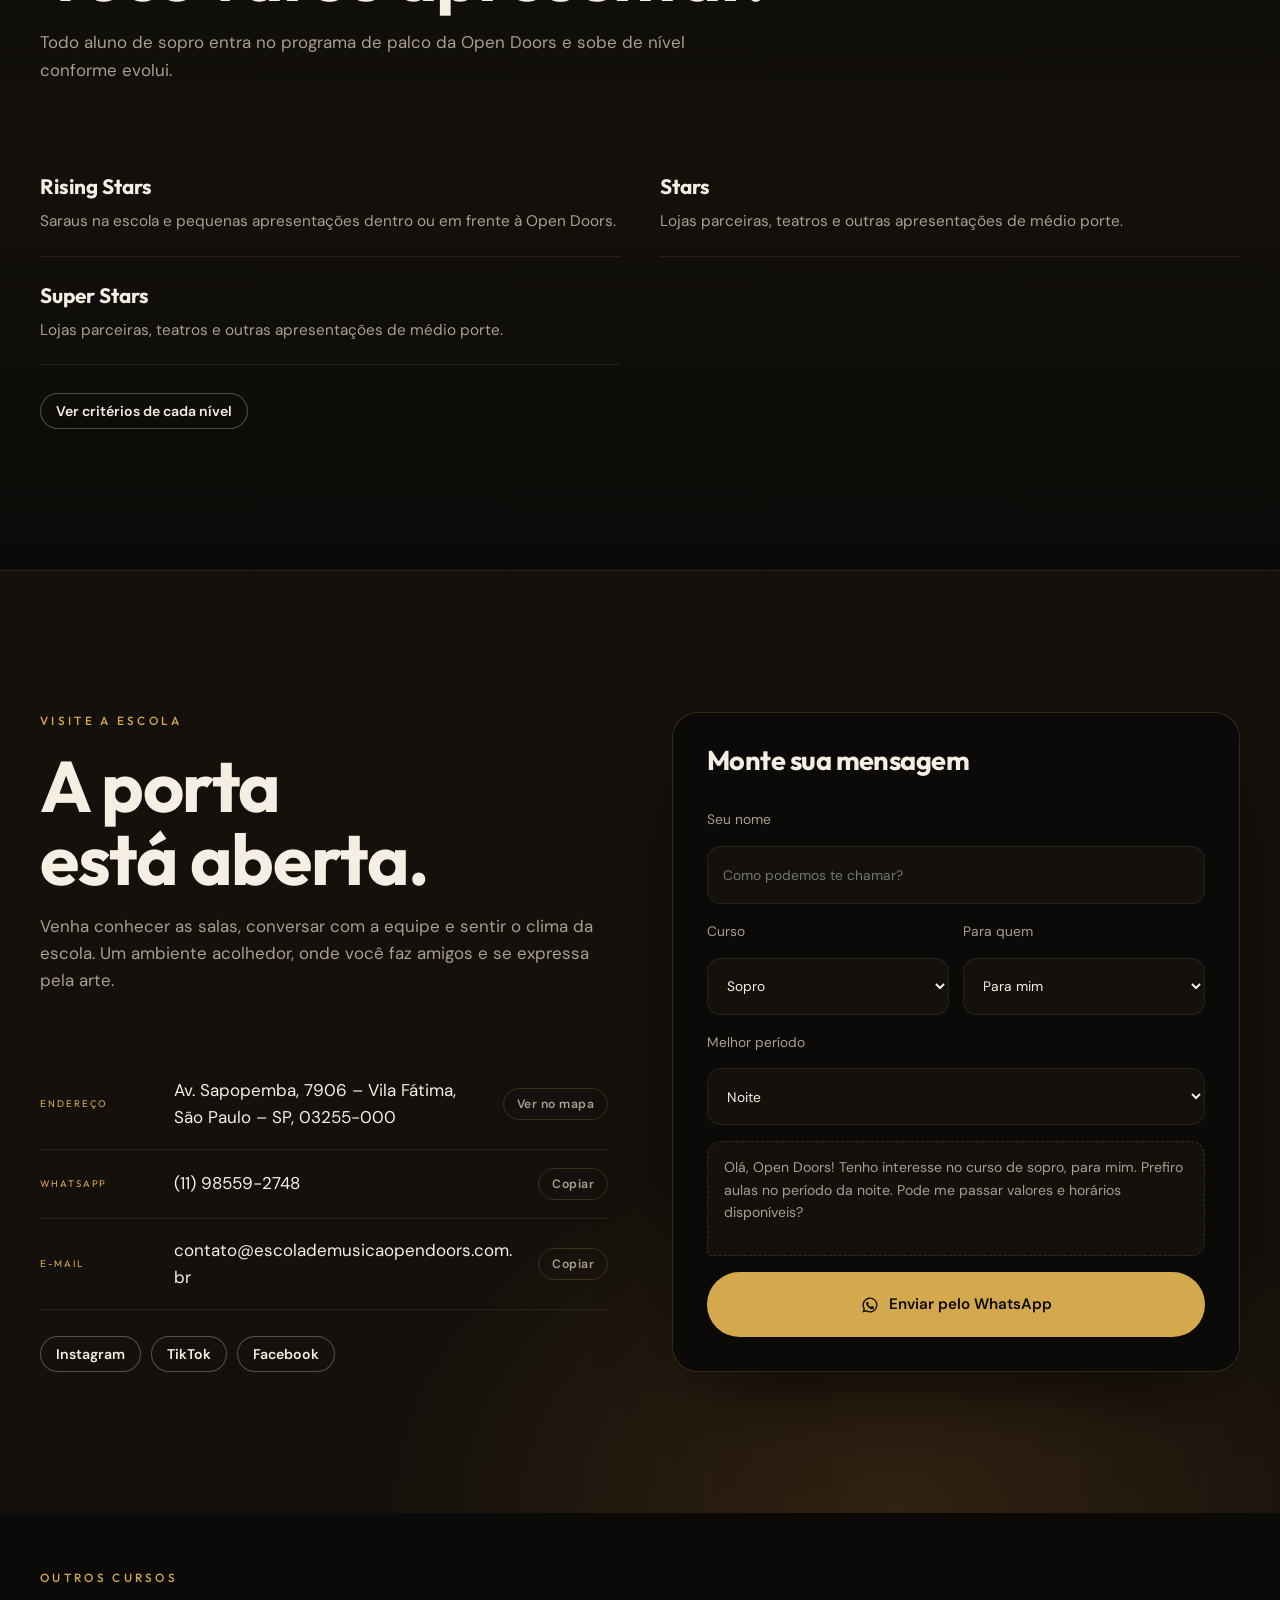
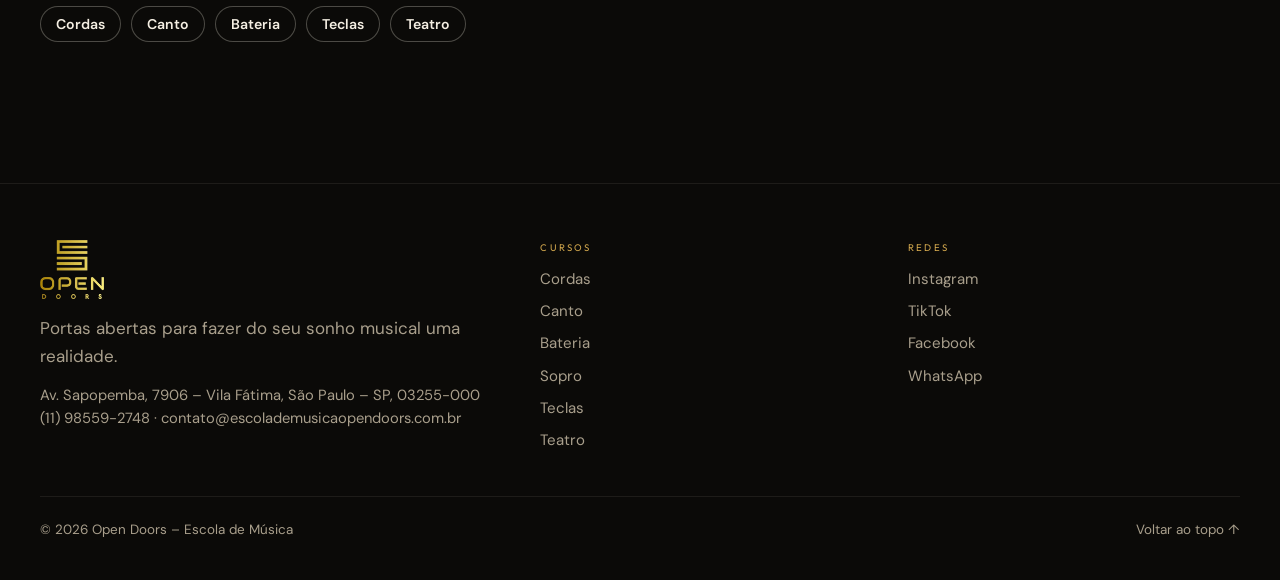
<file: cursos/sopro.html>
<!doctype html>
<html lang="pt-BR">
<head>
<meta charset="utf-8">
<meta name="viewport" content="width=device-width, initial-scale=1, viewport-fit=cover">
<title>Aulas de Sopro na Vila Fátima, SP | Open Doors – Escola de Música</title>
<meta name="description" content="Aulas de sopro na Open Doors, Av. Sapopemba 7906, Vila Fátima (São Paulo). Saxofone e outros instrumentos de sopro, com leitura e improviso.">
<link rel="canonical" href="https://hctoliv.github.io/open-doors-escola-de-musica/cursos/sopro.html">
<meta name="theme-color" content="#0b0a08">
<meta property="og:type" content="website">
<meta property="og:locale" content="pt_BR">
<meta property="og:site_name" content="Open Doors – Escola de Música">
<meta property="og:title" content="Aulas de Sopro na Vila Fátima, SP | Open Doors – Escola de Música">
<meta property="og:description" content="Aulas de sopro na Open Doors, Av. Sapopemba 7906, Vila Fátima (São Paulo). Saxofone e outros instrumentos de sopro, com leitura e improviso.">
<meta property="og:url" content="https://hctoliv.github.io/open-doors-escola-de-musica/cursos/sopro.html">
<meta property="og:image" content="https://hctoliv.github.io/open-doors-escola-de-musica/og.jpg">
<meta property="og:image:width" content="1200">
<meta property="og:image:height" content="630">
<meta name="twitter:card" content="summary_large_image">
<link rel="icon" href="../favicon-32.png" sizes="32x32">
<link rel="apple-touch-icon" href="../apple-touch-icon.png">
<link rel="manifest" href="../site.webmanifest">
<link rel="preconnect" href="https://fonts.googleapis.com">
<link rel="preconnect" href="https://fonts.gstatic.com" crossorigin>
<link rel="stylesheet" href="https://fonts.googleapis.com/css2?family=Outfit:wght@300;400;500;600;700;800&family=DM+Sans:ital,opsz,wght@0,9..40,400;0,9..40,500;0,9..40,600;1,9..40,400&display=swap">
<link rel="stylesheet" href="../assets/css/site.css?v=3">
<script type="application/ld+json">{"@context": "https://schema.org", "@type": "MusicSchool", "@id": "https://hctoliv.github.io/open-doors-escola-de-musica/#escola", "name": "Open Doors – Escola de Música", "url": "https://hctoliv.github.io/open-doors-escola-de-musica/", "logo": "https://hctoliv.github.io/open-doors-escola-de-musica/icon-512.png", "image": "https://hctoliv.github.io/open-doors-escola-de-musica/og.jpg", "description": "Escola de música na Vila Fátima, São Paulo, com cursos de cordas, canto, bateria, sopro, teclas e teatro.", "telephone": "+55 11 98559-2748", "email": "contato@escolademusicaopendoors.com.br", "address": {"@type": "PostalAddress", "streetAddress": "Av. Sapopemba, 7906", "addressLocality": "São Paulo", "addressRegion": "SP", "postalCode": "03255-000", "addressCountry": "BR"}, "areaServed": "Zona Leste de São Paulo", "sameAs": ["https://www.instagram.com/opendoors_oficial/", "https://www.tiktok.com/@open.doors.escola", "https://www.facebook.com/profile.php?id=100089439295352"]}</script>
<script type="application/ld+json">{"@context": "https://schema.org", "@type": "BreadcrumbList", "itemListElement": [{"@type": "ListItem", "position": 1, "name": "Início", "item": "https://hctoliv.github.io/open-doors-escola-de-musica/"}, {"@type": "ListItem", "position": 2, "name": "Sopro", "item": "https://hctoliv.github.io/open-doors-escola-de-musica/cursos/sopro.html"}]}</script>
<script type="application/ld+json">{"@context": "https://schema.org", "@type": "Course", "name": "Curso de Sopro", "description": "Poucos sons chamam tanta atenção quanto um sopro bem tocado. As aulas trabalham embocadura, respiração e repertório para você fazer a melodia aparecer.", "provider": {"@id": "https://hctoliv.github.io/open-doors-escola-de-musica/#escola"}, "inLanguage": "pt-BR", "hasCourseInstance": {"@type": "CourseInstance", "courseMode": "onsite", "location": {"@type": "Place", "name": "Open Doors – Escola de Música", "address": "Av. Sapopemba, 7906 – Vila Fátima, São Paulo – SP, 03255-000"}}}</script>
</head>
<body>
<a class="skip" href="#conteudo">Pular para o conteúdo</a>
<header class="top page">
  <div class="wrap">
    <a class="brand" href="../" aria-label="Open Doors, página inicial">
      <img src="../assets/img/logo.webp" width="40" height="37" alt="Open Doors">
      <b>Escola<br>de Música</b>
    </a>
    <nav class="nav" aria-label="Principal"><a href="../#ensaio">Sala de ensaio</a><a href="../#cursos">Cursos</a><a href="../#palco">Palco</a><a href="../#app">App</a><a href="../#duvidas">Dúvidas</a><a href="../#contato">Contato</a></nav>
    <a class="btn btn-gold btn-sm" href="../#contato">Agendar visita</a>
  </div>
</header>

<main id="conteudo">
<section class="c-hero" id="topo" aria-labelledby="t-curso">
  <div class="wrap">
    <div>
      <nav class="crumbs" aria-label="Você está em"><a href="../">Início</a><span aria-hidden="true">/</span><a href="../#cursos">Cursos</a><span aria-hidden="true">/</span><span aria-current="page">Sopro</span></nav>
      <span class="label">Curso</span>
      <h1 id="t-curso">Sopro</h1>
      <p class="lead">Poucos sons chamam tanta atenção quanto um sopro bem tocado. As aulas trabalham embocadura, respiração e repertório para você fazer a melodia aparecer.</p>
      <div class="ctas">
        <a class="btn btn-gold" href="#contato"><svg viewBox="0 0 24 24" fill="currentColor" aria-hidden="true"><path d="M12 2a10 10 0 0 0-8.6 15.1L2 22l5-1.3A10 10 0 1 0 12 2zm0 18.2a8.2 8.2 0 0 1-4.2-1.2l-.3-.2-3 .8.8-2.9-.2-.3A8.2 8.2 0 1 1 12 20.2zm4.5-6.1c-.2-.1-1.5-.7-1.7-.8s-.4-.1-.6.1-.7.8-.8 1-.3.2-.5.1a6.7 6.7 0 0 1-3.3-2.9c-.3-.4.3-.4.7-1.3.1-.2 0-.3 0-.4l-.8-1.8c-.2-.5-.4-.4-.6-.4h-.5a1 1 0 0 0-.7.3 3 3 0 0 0-.9 2.2 5.2 5.2 0 0 0 1.1 2.7 11.8 11.8 0 0 0 4.5 4c1.7.7 2.3.8 3.2.6a2.7 2.7 0 0 0 1.8-1.2 2.2 2.2 0 0 0 .1-1.3c0-.1-.2-.2-.5-.3z"/></svg>Quero aulas de sopro</a>
        <button class="btn btn-line listen" type="button" data-demo="sopro"><i></i>Ouvir o som</button>
      </div>
    </div>
    <svg class="c-icon" viewBox="0 0 48 48" width="200" height="200" aria-hidden="true"><path d="M30 4l6 6-14 14v8c0 6-4 10-9 10s-7-4-7-7 3-5 6-5h4V18z"/><path d="M26 14l2 2M23 17l2 2M20 20l2 2"/></svg>
  </div>
</section>

<section class="sec" aria-labelledby="t-aprende">
  <div class="wrap">
    <div class="sec-head"><span class="label">Nas aulas</span><h2 id="t-aprende">O que você vai trabalhar.</h2>
      <p>O conteúdo se ajusta ao seu nível e ao seu objetivo. Converse com a escola para montar o seu caminho.</p></div>
    <ul class="learn"><li><b>Embocadura e respiração</b><span>A base para tirar um som bonito e estável.</span></li><li><b>Escalas e articulação</b><span>Agilidade para tocar frases limpas.</span></li><li><b>Leitura de partitura</b><span>Ler melodias e tocar com outros músicos.</span></li><li><b>Improviso</b><span>Os primeiros passos para criar suas próprias frases.</span></li></ul>
  </div>
</section>

<section class="sec levels" aria-labelledby="t-palco2">
  <div class="wrap">
    <div class="sec-head"><span class="label">Programa de palco</span><h2 id="t-palco2">Você vai se apresentar.</h2>
      <p>Todo aluno de sopro entra no programa de palco da Open Doors e sobe de nível conforme evolui.</p></div>
    <ul class="learn"><li><b>Rising Stars</b><span>Saraus na escola e pequenas apresentações dentro ou em frente à Open Doors.</span></li><li><b>Stars</b><span>Lojas parceiras, teatros e outras apresentações de médio porte.</span></li><li><b>Super Stars</b><span>Lojas parceiras, teatros e outras apresentações de médio porte.</span></li></ul>
    <p style="margin-top:28px"><a class="btn btn-line btn-sm" href="../#palco">Ver critérios de cada nível</a></p>
  </div>
</section>
<section class="sec visit" id="contato" aria-labelledby="t-contato">
  <div class="wrap visit-grid">
    <div>
      <div class="sec-head">
        <span class="label">Visite a escola</span>
        <h2 id="t-contato">A porta está aberta.</h2>
        <p>Venha conhecer as salas, conversar com a equipe e sentir o clima da escola. Um ambiente acolhedor, onde você faz amigos e se expressa pela arte.</p>
      </div>
      <div class="info">
        <div><span class="k">Endereço</span><span class="v">Av. Sapopemba, 7906 – Vila Fátima, São Paulo – SP, 03255-000</span><a class="mini" href="https://www.google.com/maps/search/?api=1&query=Open+Doors+Escola+de+M%C3%BAsica+Av.+Sapopemba+7906+S%C3%A3o+Paulo" target="_blank" rel="noopener">Ver no mapa</a></div>
        <div><span class="k">WhatsApp</span><span class="v">(11) 98559-2748</span><button class="mini" type="button" data-copy="(11) 98559-2748">Copiar</button></div>
        <div><span class="k">E-mail</span><span class="v">contato@escolademusicaopendoors.com.br</span><button class="mini" type="button" data-copy="contato@escolademusicaopendoors.com.br">Copiar</button></div>
      </div>
      <div class="socials"><a class="btn btn-line btn-sm" href="https://www.instagram.com/opendoors_oficial/" target="_blank" rel="noopener">Instagram</a><a class="btn btn-line btn-sm" href="https://www.tiktok.com/@open.doors.escola" target="_blank" rel="noopener">TikTok</a><a class="btn btn-line btn-sm" href="https://www.facebook.com/profile.php?id=100089439295352" target="_blank" rel="noopener">Facebook</a></div>
    </div>
    <form class="composer" id="composer" novalidate>
      <h3>Monte sua mensagem</h3>
      <label for="c-nome">Seu nome<input id="c-nome" name="nome" autocomplete="given-name" placeholder="Como podemos te chamar?"></label>
      <div class="two">
        <label for="c-curso">Curso<select id="c-curso" name="curso"><option value="Cordas">Cordas</option><option value="Canto">Canto</option><option value="Bateria">Bateria</option><option value="Sopro" selected>Sopro</option><option value="Teclas">Teclas</option><option value="Teatro">Teatro</option><option value="indefinido">Ainda não sei</option></select></label>
        <label for="c-quem">Para quem<select id="c-quem" name="quem"><option value="mim">Para mim</option><option value="filho">Para meu filho(a)</option><option value="outra">Para outra pessoa</option></select></label>
      </div>
      <label for="c-periodo">Melhor período<select id="c-periodo" name="periodo"><option value="manhã">Manhã</option><option value="tarde">Tarde</option><option value="noite" selected>Noite</option><option value="sabado">Sábado</option></select></label>
      <p class="preview" id="composerPreview" aria-live="polite"></p>
      <a class="btn btn-gold" id="composerGo" href="https://wa.me/5511985592748" target="_blank" rel="noopener"><svg viewBox="0 0 24 24" fill="currentColor" aria-hidden="true"><path d="M12 2a10 10 0 0 0-8.6 15.1L2 22l5-1.3A10 10 0 1 0 12 2zm0 18.2a8.2 8.2 0 0 1-4.2-1.2l-.3-.2-3 .8.8-2.9-.2-.3A8.2 8.2 0 1 1 12 20.2zm4.5-6.1c-.2-.1-1.5-.7-1.7-.8s-.4-.1-.6.1-.7.8-.8 1-.3.2-.5.1a6.7 6.7 0 0 1-3.3-2.9c-.3-.4.3-.4.7-1.3.1-.2 0-.3 0-.4l-.8-1.8c-.2-.5-.4-.4-.6-.4h-.5a1 1 0 0 0-.7.3 3 3 0 0 0-.9 2.2 5.2 5.2 0 0 0 1.1 2.7 11.8 11.8 0 0 0 4.5 4c1.7.7 2.3.8 3.2.6a2.7 2.7 0 0 0 1.8-1.2 2.2 2.2 0 0 0 .1-1.3c0-.1-.2-.2-.5-.3z"/></svg>Enviar pelo WhatsApp</a>
    </form>
  </div>
</section>

<section class="sec" style="padding-top:0" aria-label="Outros cursos">
  <div class="wrap" style="display:grid;gap:18px;padding-top:56px">
    <span class="label">Outros cursos</span>
    <div class="others"><a class="btn btn-line btn-sm" href="cordas.html">Cordas</a><a class="btn btn-line btn-sm" href="canto.html">Canto</a><a class="btn btn-line btn-sm" href="bateria.html">Bateria</a><a class="btn btn-line btn-sm" href="teclas.html">Teclas</a><a class="btn btn-line btn-sm" href="teatro.html">Teatro</a></div>
  </div>
</section>
</main>
<footer class="foot">
  <div class="wrap">
    <div class="foot-grid">
      <div>
        <img src="../assets/img/logo.webp" width="64" height="59" alt="Open Doors" loading="lazy">
        <p style="margin-top:16px;color:var(--muted);max-width:36ch">Portas abertas para fazer do seu sonho musical uma realidade.</p>
        <p style="margin-top:14px;color:var(--muted);font-size:.92rem">Av. Sapopemba, 7906 – Vila Fátima, São Paulo – SP, 03255-000<br>(11) 98559-2748 · contato@escolademusicaopendoors.com.br</p>
      </div>
      <div><h4>Cursos</h4><ul><li><a href="../cursos/cordas.html">Cordas</a></li><li><a href="../cursos/canto.html">Canto</a></li><li><a href="../cursos/bateria.html">Bateria</a></li><li><a href="../cursos/sopro.html">Sopro</a></li><li><a href="../cursos/teclas.html">Teclas</a></li><li><a href="../cursos/teatro.html">Teatro</a></li></ul></div>
      <div><h4>Redes</h4><ul><li><a href="https://www.instagram.com/opendoors_oficial/" target="_blank" rel="noopener">Instagram</a></li><li><a href="https://www.tiktok.com/@open.doors.escola" target="_blank" rel="noopener">TikTok</a></li><li><a href="https://www.facebook.com/profile.php?id=100089439295352" target="_blank" rel="noopener">Facebook</a></li><li><a href="https://wa.me/5511985592748" target="_blank" rel="noopener">WhatsApp</a></li></ul></div>
    </div>
    <div class="base"><span>© <span data-year>2026</span> Open Doors – Escola de Música</span><a href="#topo">Voltar ao topo ↑</a></div>
  </div>
</footer>
<a class="fab" href="https://wa.me/5511985592748" target="_blank" rel="noopener" aria-label="Falar no WhatsApp"><svg viewBox="0 0 24 24" fill="currentColor" aria-hidden="true"><path d="M12 2a10 10 0 0 0-8.6 15.1L2 22l5-1.3A10 10 0 1 0 12 2zm0 18.2a8.2 8.2 0 0 1-4.2-1.2l-.3-.2-3 .8.8-2.9-.2-.3A8.2 8.2 0 1 1 12 20.2zm4.5-6.1c-.2-.1-1.5-.7-1.7-.8s-.4-.1-.6.1-.7.8-.8 1-.3.2-.5.1a6.7 6.7 0 0 1-3.3-2.9c-.3-.4.3-.4.7-1.3.1-.2 0-.3 0-.4l-.8-1.8c-.2-.5-.4-.4-.6-.4h-.5a1 1 0 0 0-.7.3 3 3 0 0 0-.9 2.2 5.2 5.2 0 0 0 1.1 2.7 11.8 11.8 0 0 0 4.5 4c1.7.7 2.3.8 3.2.6a2.7 2.7 0 0 0 1.8-1.2 2.2 2.2 0 0 0 .1-1.3c0-.1-.2-.2-.5-.3z"/></svg></a>
<script src="../assets/js/audio.js?v=3" defer></script>
<script src="../assets/js/site.js?v=3" defer></script>
</body>
</html>
</file>
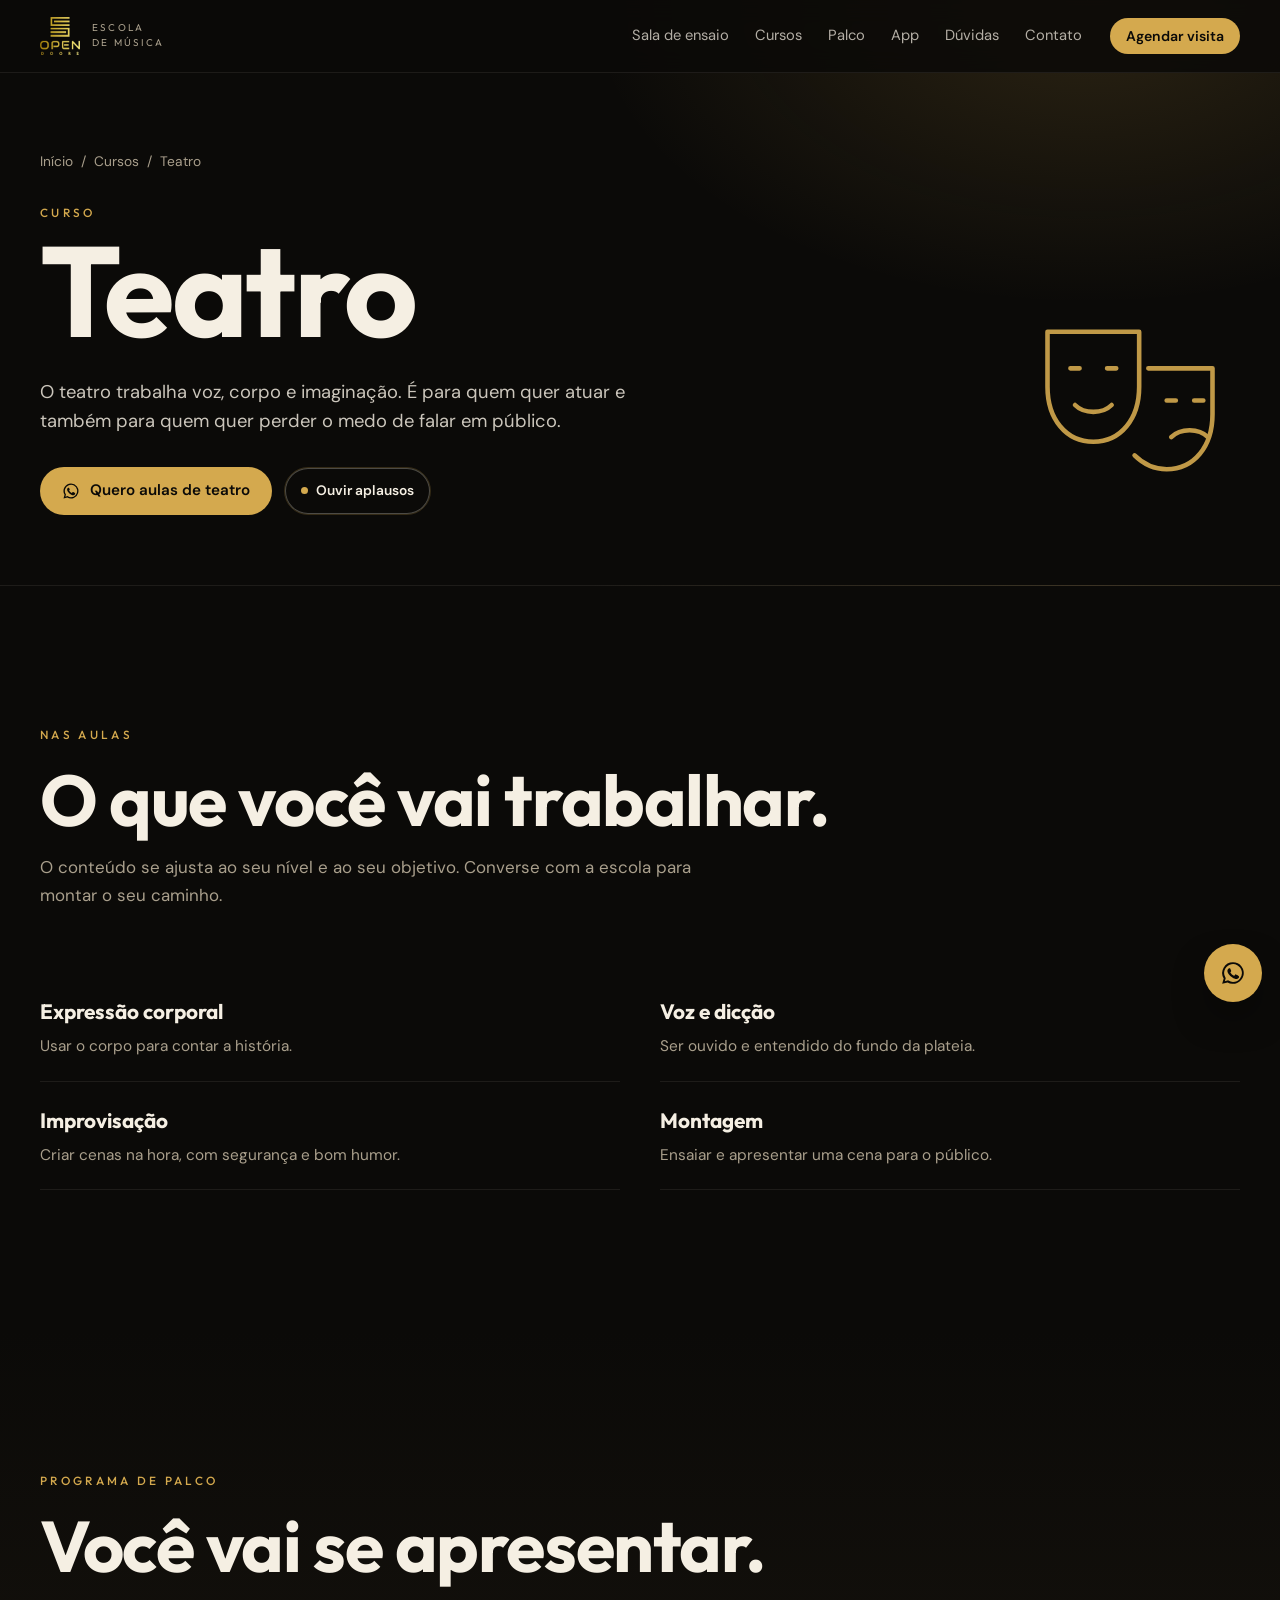
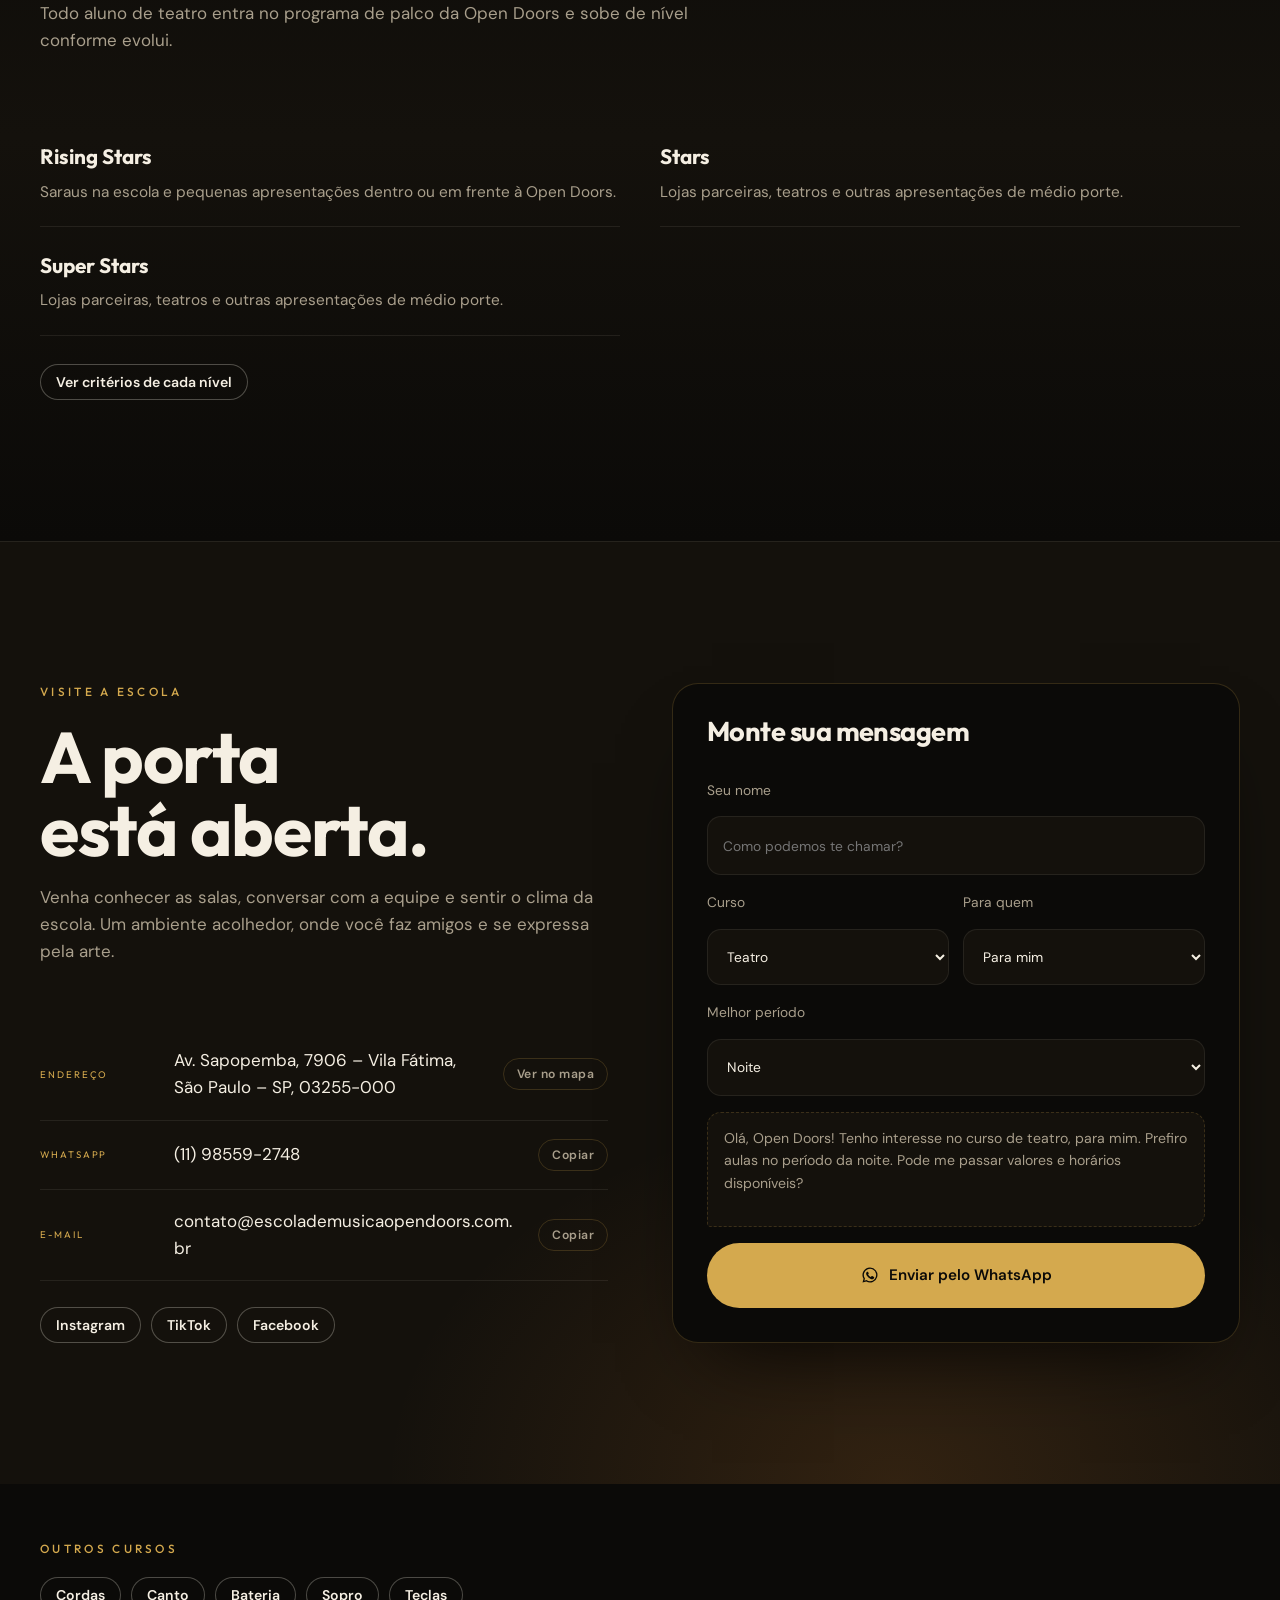
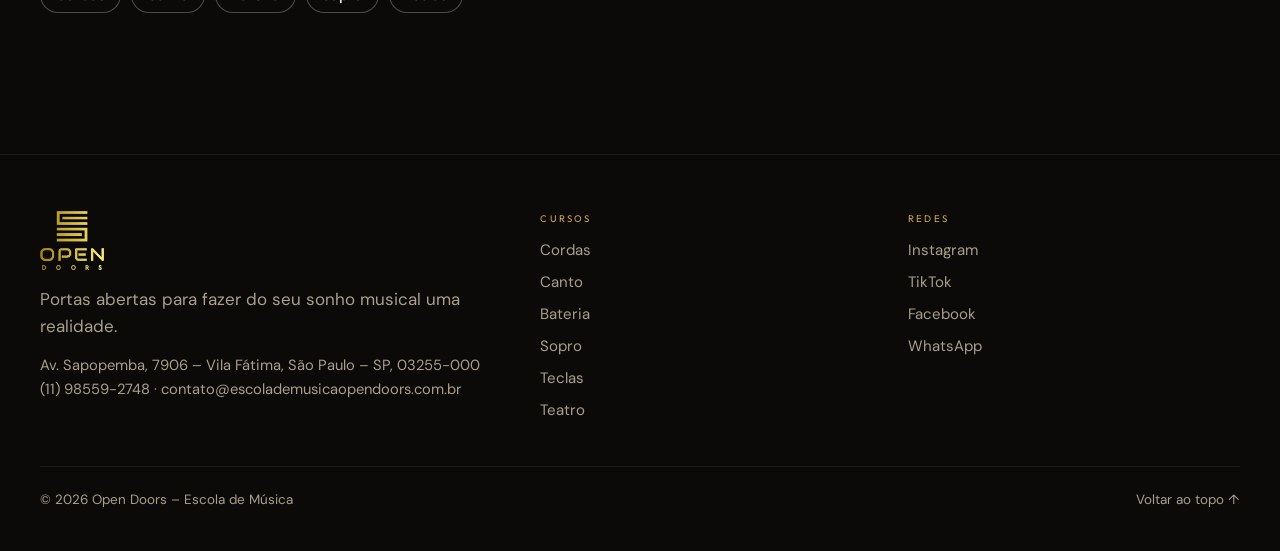
<file: cursos/teatro.html>
<!doctype html>
<html lang="pt-BR">
<head>
<meta charset="utf-8">
<meta name="viewport" content="width=device-width, initial-scale=1, viewport-fit=cover">
<title>Aulas de Teatro na Vila Fátima, SP | Open Doors – Escola de Música</title>
<meta name="description" content="Aulas de teatro na Open Doors, Av. Sapopemba 7906, Vila Fátima (São Paulo). Expressão, voz e presença de palco para atuar sem medo.">
<link rel="canonical" href="https://hctoliv.github.io/open-doors-escola-de-musica/cursos/teatro.html">
<meta name="theme-color" content="#0b0a08">
<meta property="og:type" content="website">
<meta property="og:locale" content="pt_BR">
<meta property="og:site_name" content="Open Doors – Escola de Música">
<meta property="og:title" content="Aulas de Teatro na Vila Fátima, SP | Open Doors – Escola de Música">
<meta property="og:description" content="Aulas de teatro na Open Doors, Av. Sapopemba 7906, Vila Fátima (São Paulo). Expressão, voz e presença de palco para atuar sem medo.">
<meta property="og:url" content="https://hctoliv.github.io/open-doors-escola-de-musica/cursos/teatro.html">
<meta property="og:image" content="https://hctoliv.github.io/open-doors-escola-de-musica/og.jpg">
<meta property="og:image:width" content="1200">
<meta property="og:image:height" content="630">
<meta name="twitter:card" content="summary_large_image">
<link rel="icon" href="../favicon-32.png" sizes="32x32">
<link rel="apple-touch-icon" href="../apple-touch-icon.png">
<link rel="manifest" href="../site.webmanifest">
<link rel="preconnect" href="https://fonts.googleapis.com">
<link rel="preconnect" href="https://fonts.gstatic.com" crossorigin>
<link rel="stylesheet" href="https://fonts.googleapis.com/css2?family=Outfit:wght@300;400;500;600;700;800&family=DM+Sans:ital,opsz,wght@0,9..40,400;0,9..40,500;0,9..40,600;1,9..40,400&display=swap">
<link rel="stylesheet" href="../assets/css/site.css?v=3">
<script type="application/ld+json">{"@context": "https://schema.org", "@type": "MusicSchool", "@id": "https://hctoliv.github.io/open-doors-escola-de-musica/#escola", "name": "Open Doors – Escola de Música", "url": "https://hctoliv.github.io/open-doors-escola-de-musica/", "logo": "https://hctoliv.github.io/open-doors-escola-de-musica/icon-512.png", "image": "https://hctoliv.github.io/open-doors-escola-de-musica/og.jpg", "description": "Escola de música na Vila Fátima, São Paulo, com cursos de cordas, canto, bateria, sopro, teclas e teatro.", "telephone": "+55 11 98559-2748", "email": "contato@escolademusicaopendoors.com.br", "address": {"@type": "PostalAddress", "streetAddress": "Av. Sapopemba, 7906", "addressLocality": "São Paulo", "addressRegion": "SP", "postalCode": "03255-000", "addressCountry": "BR"}, "areaServed": "Zona Leste de São Paulo", "sameAs": ["https://www.instagram.com/opendoors_oficial/", "https://www.tiktok.com/@open.doors.escola", "https://www.facebook.com/profile.php?id=100089439295352"]}</script>
<script type="application/ld+json">{"@context": "https://schema.org", "@type": "BreadcrumbList", "itemListElement": [{"@type": "ListItem", "position": 1, "name": "Início", "item": "https://hctoliv.github.io/open-doors-escola-de-musica/"}, {"@type": "ListItem", "position": 2, "name": "Teatro", "item": "https://hctoliv.github.io/open-doors-escola-de-musica/cursos/teatro.html"}]}</script>
<script type="application/ld+json">{"@context": "https://schema.org", "@type": "Course", "name": "Curso de Teatro", "description": "O teatro trabalha voz, corpo e imaginação. É para quem quer atuar e também para quem quer perder o medo de falar em público.", "provider": {"@id": "https://hctoliv.github.io/open-doors-escola-de-musica/#escola"}, "inLanguage": "pt-BR", "hasCourseInstance": {"@type": "CourseInstance", "courseMode": "onsite", "location": {"@type": "Place", "name": "Open Doors – Escola de Música", "address": "Av. Sapopemba, 7906 – Vila Fátima, São Paulo – SP, 03255-000"}}}</script>
</head>
<body>
<a class="skip" href="#conteudo">Pular para o conteúdo</a>
<header class="top page">
  <div class="wrap">
    <a class="brand" href="../" aria-label="Open Doors, página inicial">
      <img src="../assets/img/logo.webp" width="40" height="37" alt="Open Doors">
      <b>Escola<br>de Música</b>
    </a>
    <nav class="nav" aria-label="Principal"><a href="../#ensaio">Sala de ensaio</a><a href="../#cursos">Cursos</a><a href="../#palco">Palco</a><a href="../#app">App</a><a href="../#duvidas">Dúvidas</a><a href="../#contato">Contato</a></nav>
    <a class="btn btn-gold btn-sm" href="../#contato">Agendar visita</a>
  </div>
</header>

<main id="conteudo">
<section class="c-hero" id="topo" aria-labelledby="t-curso">
  <div class="wrap">
    <div>
      <nav class="crumbs" aria-label="Você está em"><a href="../">Início</a><span aria-hidden="true">/</span><a href="../#cursos">Cursos</a><span aria-hidden="true">/</span><span aria-current="page">Teatro</span></nav>
      <span class="label">Curso</span>
      <h1 id="t-curso">Teatro</h1>
      <p class="lead">O teatro trabalha voz, corpo e imaginação. É para quem quer atuar e também para quem quer perder o medo de falar em público.</p>
      <div class="ctas">
        <a class="btn btn-gold" href="#contato"><svg viewBox="0 0 24 24" fill="currentColor" aria-hidden="true"><path d="M12 2a10 10 0 0 0-8.6 15.1L2 22l5-1.3A10 10 0 1 0 12 2zm0 18.2a8.2 8.2 0 0 1-4.2-1.2l-.3-.2-3 .8.8-2.9-.2-.3A8.2 8.2 0 1 1 12 20.2zm4.5-6.1c-.2-.1-1.5-.7-1.7-.8s-.4-.1-.6.1-.7.8-.8 1-.3.2-.5.1a6.7 6.7 0 0 1-3.3-2.9c-.3-.4.3-.4.7-1.3.1-.2 0-.3 0-.4l-.8-1.8c-.2-.5-.4-.4-.6-.4h-.5a1 1 0 0 0-.7.3 3 3 0 0 0-.9 2.2 5.2 5.2 0 0 0 1.1 2.7 11.8 11.8 0 0 0 4.5 4c1.7.7 2.3.8 3.2.6a2.7 2.7 0 0 0 1.8-1.2 2.2 2.2 0 0 0 .1-1.3c0-.1-.2-.2-.5-.3z"/></svg>Quero aulas de teatro</a>
        <button class="btn btn-line listen" type="button" data-demo="teatro"><i></i>Ouvir aplausos</button>
      </div>
    </div>
    <svg class="c-icon" viewBox="0 0 48 48" width="200" height="200" aria-hidden="true"><path d="M6 8h20v12c0 7-4 12-10 12S6 27 6 20z"/><path d="M11 16h2M19 16h2M12 24c2 2 6 2 8 0"/><path d="M28 16h14v10c0 7-4 12-10 12-3 0-5-1-7-3"/><path d="M32 23h2M38 23h2M33 31c2-2 6-2 8 0"/></svg>
  </div>
</section>

<section class="sec" aria-labelledby="t-aprende">
  <div class="wrap">
    <div class="sec-head"><span class="label">Nas aulas</span><h2 id="t-aprende">O que você vai trabalhar.</h2>
      <p>O conteúdo se ajusta ao seu nível e ao seu objetivo. Converse com a escola para montar o seu caminho.</p></div>
    <ul class="learn"><li><b>Expressão corporal</b><span>Usar o corpo para contar a história.</span></li><li><b>Voz e dicção</b><span>Ser ouvido e entendido do fundo da plateia.</span></li><li><b>Improvisação</b><span>Criar cenas na hora, com segurança e bom humor.</span></li><li><b>Montagem</b><span>Ensaiar e apresentar uma cena para o público.</span></li></ul>
  </div>
</section>

<section class="sec levels" aria-labelledby="t-palco2">
  <div class="wrap">
    <div class="sec-head"><span class="label">Programa de palco</span><h2 id="t-palco2">Você vai se apresentar.</h2>
      <p>Todo aluno de teatro entra no programa de palco da Open Doors e sobe de nível conforme evolui.</p></div>
    <ul class="learn"><li><b>Rising Stars</b><span>Saraus na escola e pequenas apresentações dentro ou em frente à Open Doors.</span></li><li><b>Stars</b><span>Lojas parceiras, teatros e outras apresentações de médio porte.</span></li><li><b>Super Stars</b><span>Lojas parceiras, teatros e outras apresentações de médio porte.</span></li></ul>
    <p style="margin-top:28px"><a class="btn btn-line btn-sm" href="../#palco">Ver critérios de cada nível</a></p>
  </div>
</section>
<section class="sec visit" id="contato" aria-labelledby="t-contato">
  <div class="wrap visit-grid">
    <div>
      <div class="sec-head">
        <span class="label">Visite a escola</span>
        <h2 id="t-contato">A porta está aberta.</h2>
        <p>Venha conhecer as salas, conversar com a equipe e sentir o clima da escola. Um ambiente acolhedor, onde você faz amigos e se expressa pela arte.</p>
      </div>
      <div class="info">
        <div><span class="k">Endereço</span><span class="v">Av. Sapopemba, 7906 – Vila Fátima, São Paulo – SP, 03255-000</span><a class="mini" href="https://www.google.com/maps/search/?api=1&query=Open+Doors+Escola+de+M%C3%BAsica+Av.+Sapopemba+7906+S%C3%A3o+Paulo" target="_blank" rel="noopener">Ver no mapa</a></div>
        <div><span class="k">WhatsApp</span><span class="v">(11) 98559-2748</span><button class="mini" type="button" data-copy="(11) 98559-2748">Copiar</button></div>
        <div><span class="k">E-mail</span><span class="v">contato@escolademusicaopendoors.com.br</span><button class="mini" type="button" data-copy="contato@escolademusicaopendoors.com.br">Copiar</button></div>
      </div>
      <div class="socials"><a class="btn btn-line btn-sm" href="https://www.instagram.com/opendoors_oficial/" target="_blank" rel="noopener">Instagram</a><a class="btn btn-line btn-sm" href="https://www.tiktok.com/@open.doors.escola" target="_blank" rel="noopener">TikTok</a><a class="btn btn-line btn-sm" href="https://www.facebook.com/profile.php?id=100089439295352" target="_blank" rel="noopener">Facebook</a></div>
    </div>
    <form class="composer" id="composer" novalidate>
      <h3>Monte sua mensagem</h3>
      <label for="c-nome">Seu nome<input id="c-nome" name="nome" autocomplete="given-name" placeholder="Como podemos te chamar?"></label>
      <div class="two">
        <label for="c-curso">Curso<select id="c-curso" name="curso"><option value="Cordas">Cordas</option><option value="Canto">Canto</option><option value="Bateria">Bateria</option><option value="Sopro">Sopro</option><option value="Teclas">Teclas</option><option value="Teatro" selected>Teatro</option><option value="indefinido">Ainda não sei</option></select></label>
        <label for="c-quem">Para quem<select id="c-quem" name="quem"><option value="mim">Para mim</option><option value="filho">Para meu filho(a)</option><option value="outra">Para outra pessoa</option></select></label>
      </div>
      <label for="c-periodo">Melhor período<select id="c-periodo" name="periodo"><option value="manhã">Manhã</option><option value="tarde">Tarde</option><option value="noite" selected>Noite</option><option value="sabado">Sábado</option></select></label>
      <p class="preview" id="composerPreview" aria-live="polite"></p>
      <a class="btn btn-gold" id="composerGo" href="https://wa.me/5511985592748" target="_blank" rel="noopener"><svg viewBox="0 0 24 24" fill="currentColor" aria-hidden="true"><path d="M12 2a10 10 0 0 0-8.6 15.1L2 22l5-1.3A10 10 0 1 0 12 2zm0 18.2a8.2 8.2 0 0 1-4.2-1.2l-.3-.2-3 .8.8-2.9-.2-.3A8.2 8.2 0 1 1 12 20.2zm4.5-6.1c-.2-.1-1.5-.7-1.7-.8s-.4-.1-.6.1-.7.8-.8 1-.3.2-.5.1a6.7 6.7 0 0 1-3.3-2.9c-.3-.4.3-.4.7-1.3.1-.2 0-.3 0-.4l-.8-1.8c-.2-.5-.4-.4-.6-.4h-.5a1 1 0 0 0-.7.3 3 3 0 0 0-.9 2.2 5.2 5.2 0 0 0 1.1 2.7 11.8 11.8 0 0 0 4.5 4c1.7.7 2.3.8 3.2.6a2.7 2.7 0 0 0 1.8-1.2 2.2 2.2 0 0 0 .1-1.3c0-.1-.2-.2-.5-.3z"/></svg>Enviar pelo WhatsApp</a>
    </form>
  </div>
</section>

<section class="sec" style="padding-top:0" aria-label="Outros cursos">
  <div class="wrap" style="display:grid;gap:18px;padding-top:56px">
    <span class="label">Outros cursos</span>
    <div class="others"><a class="btn btn-line btn-sm" href="cordas.html">Cordas</a><a class="btn btn-line btn-sm" href="canto.html">Canto</a><a class="btn btn-line btn-sm" href="bateria.html">Bateria</a><a class="btn btn-line btn-sm" href="sopro.html">Sopro</a><a class="btn btn-line btn-sm" href="teclas.html">Teclas</a></div>
  </div>
</section>
</main>
<footer class="foot">
  <div class="wrap">
    <div class="foot-grid">
      <div>
        <img src="../assets/img/logo.webp" width="64" height="59" alt="Open Doors" loading="lazy">
        <p style="margin-top:16px;color:var(--muted);max-width:36ch">Portas abertas para fazer do seu sonho musical uma realidade.</p>
        <p style="margin-top:14px;color:var(--muted);font-size:.92rem">Av. Sapopemba, 7906 – Vila Fátima, São Paulo – SP, 03255-000<br>(11) 98559-2748 · contato@escolademusicaopendoors.com.br</p>
      </div>
      <div><h4>Cursos</h4><ul><li><a href="../cursos/cordas.html">Cordas</a></li><li><a href="../cursos/canto.html">Canto</a></li><li><a href="../cursos/bateria.html">Bateria</a></li><li><a href="../cursos/sopro.html">Sopro</a></li><li><a href="../cursos/teclas.html">Teclas</a></li><li><a href="../cursos/teatro.html">Teatro</a></li></ul></div>
      <div><h4>Redes</h4><ul><li><a href="https://www.instagram.com/opendoors_oficial/" target="_blank" rel="noopener">Instagram</a></li><li><a href="https://www.tiktok.com/@open.doors.escola" target="_blank" rel="noopener">TikTok</a></li><li><a href="https://www.facebook.com/profile.php?id=100089439295352" target="_blank" rel="noopener">Facebook</a></li><li><a href="https://wa.me/5511985592748" target="_blank" rel="noopener">WhatsApp</a></li></ul></div>
    </div>
    <div class="base"><span>© <span data-year>2026</span> Open Doors – Escola de Música</span><a href="#topo">Voltar ao topo ↑</a></div>
  </div>
</footer>
<a class="fab" href="https://wa.me/5511985592748" target="_blank" rel="noopener" aria-label="Falar no WhatsApp"><svg viewBox="0 0 24 24" fill="currentColor" aria-hidden="true"><path d="M12 2a10 10 0 0 0-8.6 15.1L2 22l5-1.3A10 10 0 1 0 12 2zm0 18.2a8.2 8.2 0 0 1-4.2-1.2l-.3-.2-3 .8.8-2.9-.2-.3A8.2 8.2 0 1 1 12 20.2zm4.5-6.1c-.2-.1-1.5-.7-1.7-.8s-.4-.1-.6.1-.7.8-.8 1-.3.2-.5.1a6.7 6.7 0 0 1-3.3-2.9c-.3-.4.3-.4.7-1.3.1-.2 0-.3 0-.4l-.8-1.8c-.2-.5-.4-.4-.6-.4h-.5a1 1 0 0 0-.7.3 3 3 0 0 0-.9 2.2 5.2 5.2 0 0 0 1.1 2.7 11.8 11.8 0 0 0 4.5 4c1.7.7 2.3.8 3.2.6a2.7 2.7 0 0 0 1.8-1.2 2.2 2.2 0 0 0 .1-1.3c0-.1-.2-.2-.5-.3z"/></svg></a>
<script src="../assets/js/audio.js?v=3" defer></script>
<script src="../assets/js/site.js?v=3" defer></script>
</body>
</html>
</file>
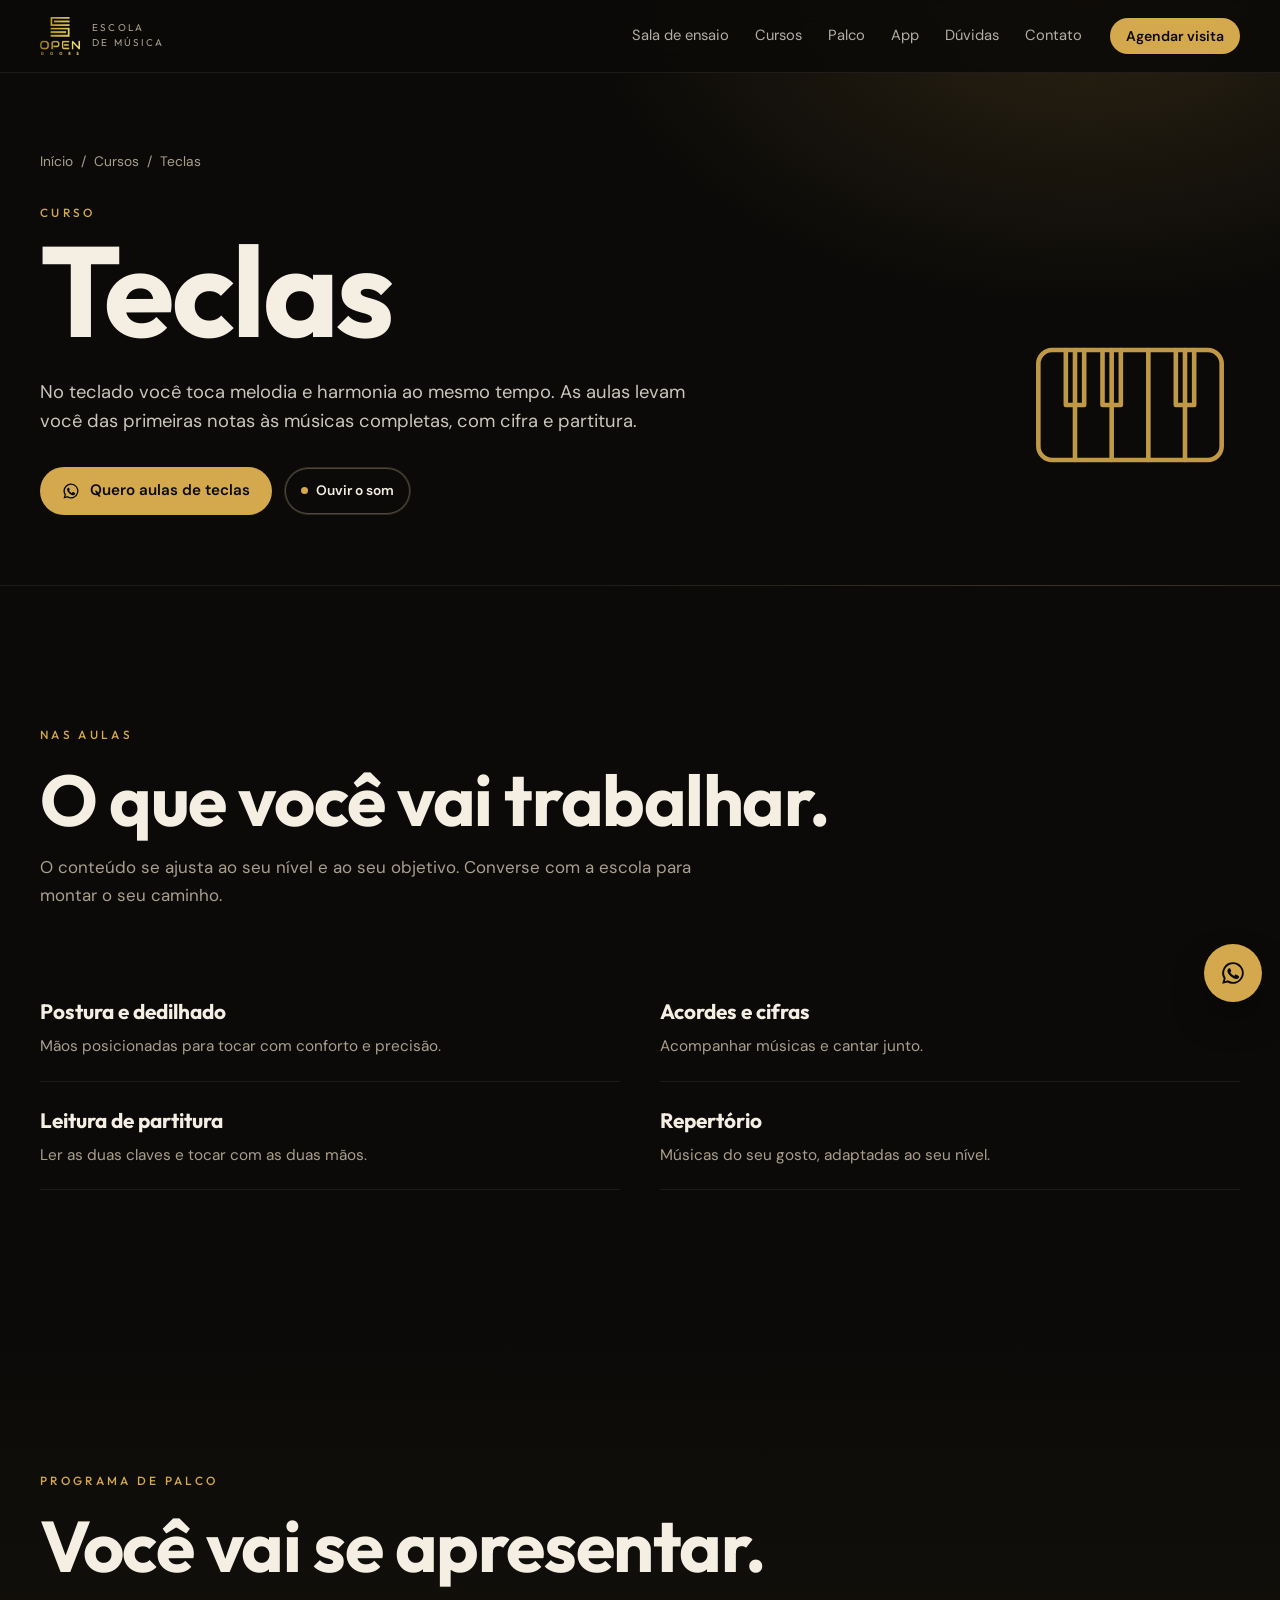
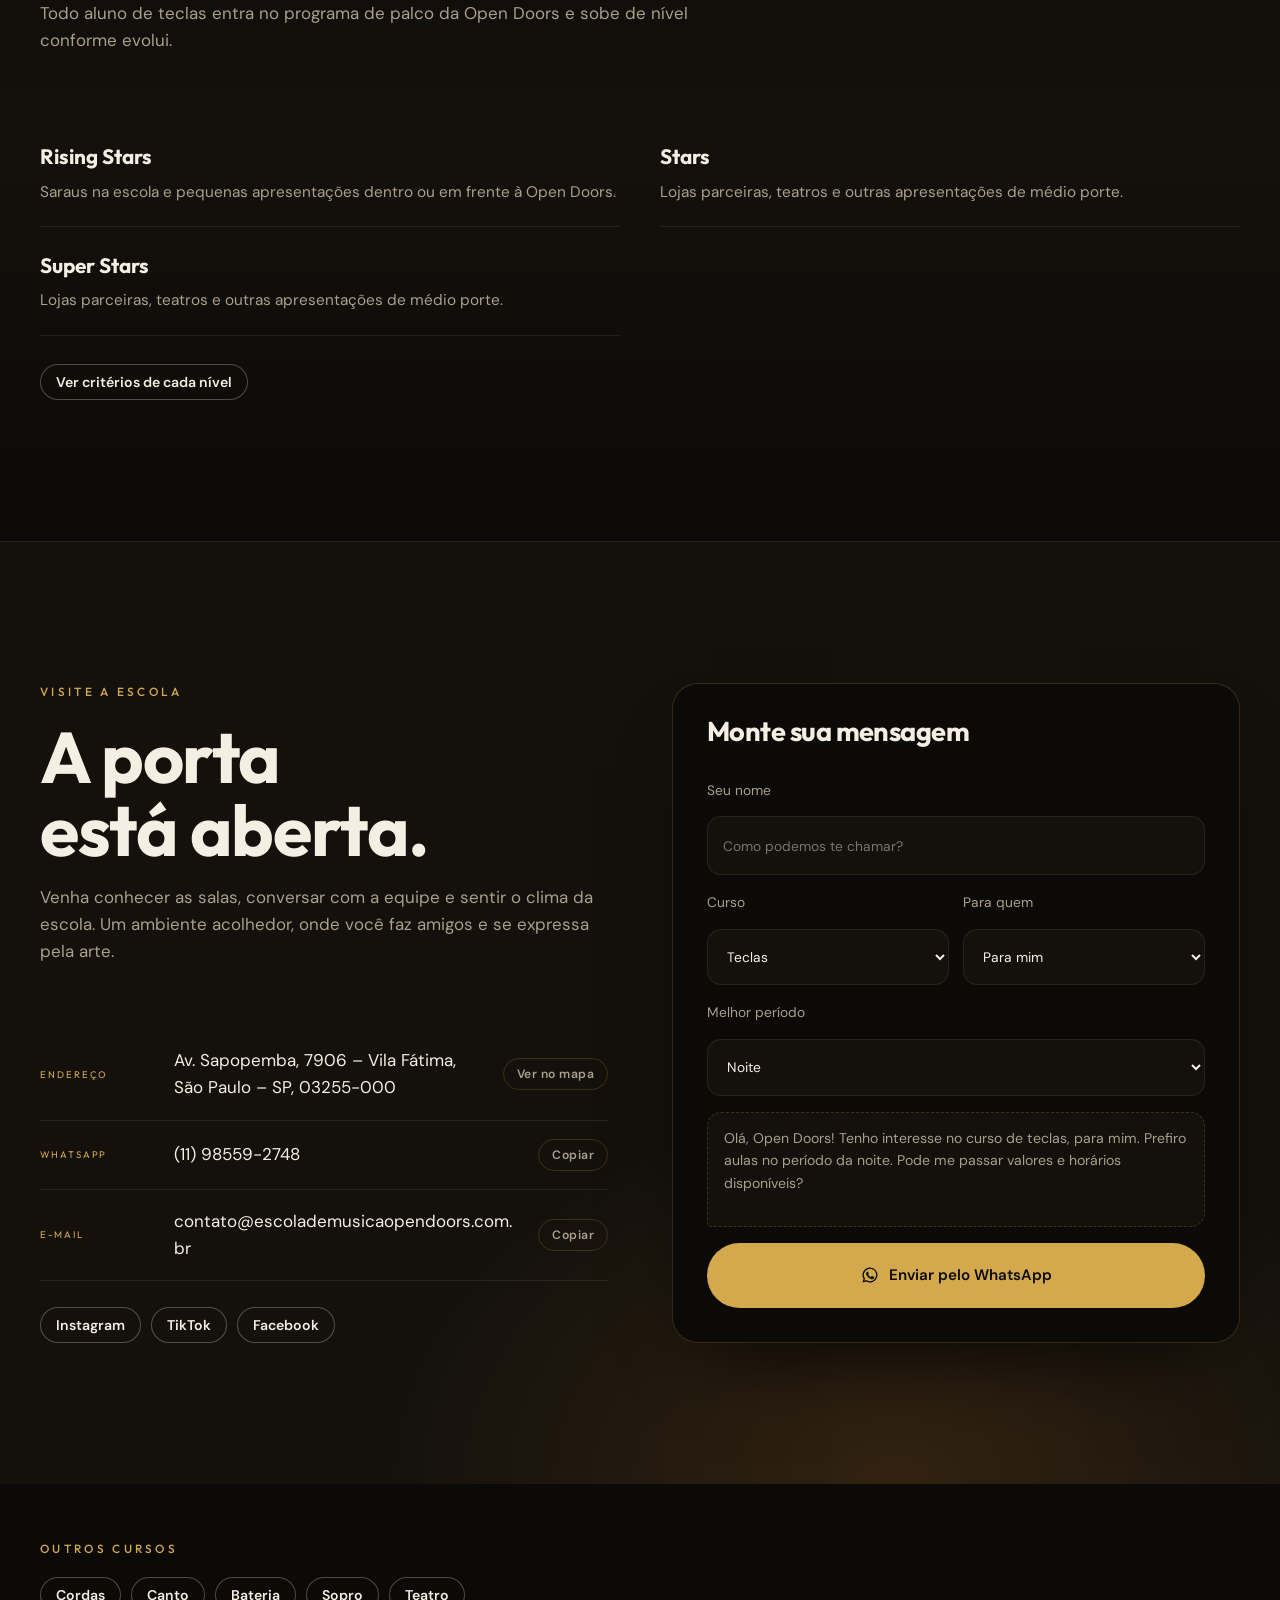
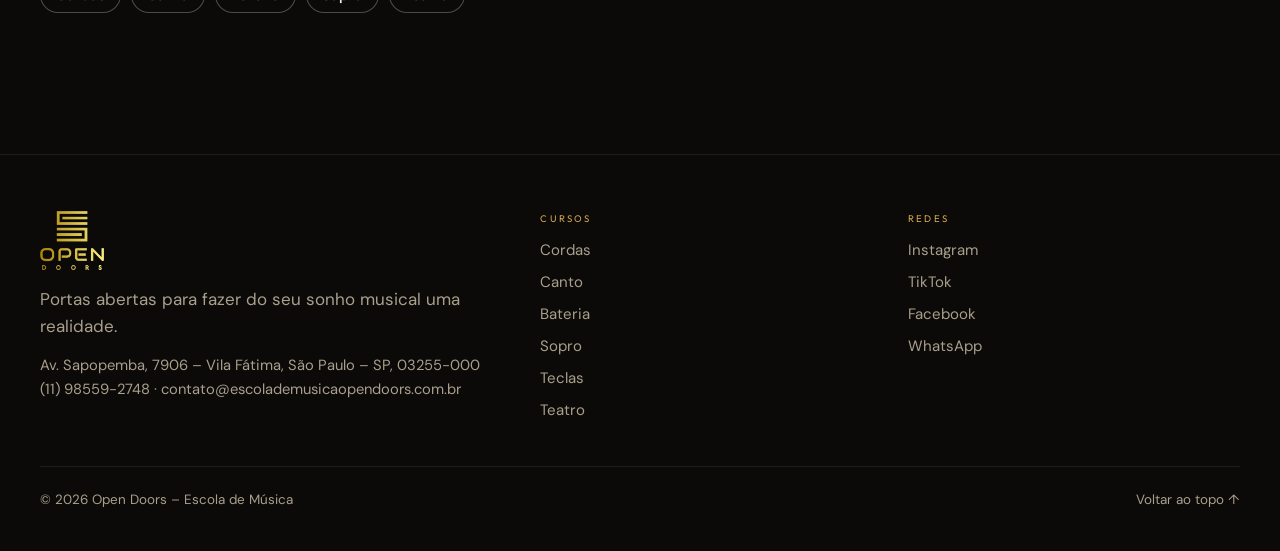
<file: cursos/teclas.html>
<!doctype html>
<html lang="pt-BR">
<head>
<meta charset="utf-8">
<meta name="viewport" content="width=device-width, initial-scale=1, viewport-fit=cover">
<title>Aulas de Teclas na Vila Fátima, SP | Open Doors – Escola de Música</title>
<meta name="description" content="Aulas de teclas na Open Doors, Av. Sapopemba 7906, Vila Fátima (São Paulo). Teclado com leitura de partitura e cifra.">
<link rel="canonical" href="https://hctoliv.github.io/open-doors-escola-de-musica/cursos/teclas.html">
<meta name="theme-color" content="#0b0a08">
<meta property="og:type" content="website">
<meta property="og:locale" content="pt_BR">
<meta property="og:site_name" content="Open Doors – Escola de Música">
<meta property="og:title" content="Aulas de Teclas na Vila Fátima, SP | Open Doors – Escola de Música">
<meta property="og:description" content="Aulas de teclas na Open Doors, Av. Sapopemba 7906, Vila Fátima (São Paulo). Teclado com leitura de partitura e cifra.">
<meta property="og:url" content="https://hctoliv.github.io/open-doors-escola-de-musica/cursos/teclas.html">
<meta property="og:image" content="https://hctoliv.github.io/open-doors-escola-de-musica/og.jpg">
<meta property="og:image:width" content="1200">
<meta property="og:image:height" content="630">
<meta name="twitter:card" content="summary_large_image">
<link rel="icon" href="../favicon-32.png" sizes="32x32">
<link rel="apple-touch-icon" href="../apple-touch-icon.png">
<link rel="manifest" href="../site.webmanifest">
<link rel="preconnect" href="https://fonts.googleapis.com">
<link rel="preconnect" href="https://fonts.gstatic.com" crossorigin>
<link rel="stylesheet" href="https://fonts.googleapis.com/css2?family=Outfit:wght@300;400;500;600;700;800&family=DM+Sans:ital,opsz,wght@0,9..40,400;0,9..40,500;0,9..40,600;1,9..40,400&display=swap">
<link rel="stylesheet" href="../assets/css/site.css?v=3">
<script type="application/ld+json">{"@context": "https://schema.org", "@type": "MusicSchool", "@id": "https://hctoliv.github.io/open-doors-escola-de-musica/#escola", "name": "Open Doors – Escola de Música", "url": "https://hctoliv.github.io/open-doors-escola-de-musica/", "logo": "https://hctoliv.github.io/open-doors-escola-de-musica/icon-512.png", "image": "https://hctoliv.github.io/open-doors-escola-de-musica/og.jpg", "description": "Escola de música na Vila Fátima, São Paulo, com cursos de cordas, canto, bateria, sopro, teclas e teatro.", "telephone": "+55 11 98559-2748", "email": "contato@escolademusicaopendoors.com.br", "address": {"@type": "PostalAddress", "streetAddress": "Av. Sapopemba, 7906", "addressLocality": "São Paulo", "addressRegion": "SP", "postalCode": "03255-000", "addressCountry": "BR"}, "areaServed": "Zona Leste de São Paulo", "sameAs": ["https://www.instagram.com/opendoors_oficial/", "https://www.tiktok.com/@open.doors.escola", "https://www.facebook.com/profile.php?id=100089439295352"]}</script>
<script type="application/ld+json">{"@context": "https://schema.org", "@type": "BreadcrumbList", "itemListElement": [{"@type": "ListItem", "position": 1, "name": "Início", "item": "https://hctoliv.github.io/open-doors-escola-de-musica/"}, {"@type": "ListItem", "position": 2, "name": "Teclas", "item": "https://hctoliv.github.io/open-doors-escola-de-musica/cursos/teclas.html"}]}</script>
<script type="application/ld+json">{"@context": "https://schema.org", "@type": "Course", "name": "Curso de Teclas", "description": "No teclado você toca melodia e harmonia ao mesmo tempo. As aulas levam você das primeiras notas às músicas completas, com cifra e partitura.", "provider": {"@id": "https://hctoliv.github.io/open-doors-escola-de-musica/#escola"}, "inLanguage": "pt-BR", "hasCourseInstance": {"@type": "CourseInstance", "courseMode": "onsite", "location": {"@type": "Place", "name": "Open Doors – Escola de Música", "address": "Av. Sapopemba, 7906 – Vila Fátima, São Paulo – SP, 03255-000"}}}</script>
</head>
<body>
<a class="skip" href="#conteudo">Pular para o conteúdo</a>
<header class="top page">
  <div class="wrap">
    <a class="brand" href="../" aria-label="Open Doors, página inicial">
      <img src="../assets/img/logo.webp" width="40" height="37" alt="Open Doors">
      <b>Escola<br>de Música</b>
    </a>
    <nav class="nav" aria-label="Principal"><a href="../#ensaio">Sala de ensaio</a><a href="../#cursos">Cursos</a><a href="../#palco">Palco</a><a href="../#app">App</a><a href="../#duvidas">Dúvidas</a><a href="../#contato">Contato</a></nav>
    <a class="btn btn-gold btn-sm" href="../#contato">Agendar visita</a>
  </div>
</header>

<main id="conteudo">
<section class="c-hero" id="topo" aria-labelledby="t-curso">
  <div class="wrap">
    <div>
      <nav class="crumbs" aria-label="Você está em"><a href="../">Início</a><span aria-hidden="true">/</span><a href="../#cursos">Cursos</a><span aria-hidden="true">/</span><span aria-current="page">Teclas</span></nav>
      <span class="label">Curso</span>
      <h1 id="t-curso">Teclas</h1>
      <p class="lead">No teclado você toca melodia e harmonia ao mesmo tempo. As aulas levam você das primeiras notas às músicas completas, com cifra e partitura.</p>
      <div class="ctas">
        <a class="btn btn-gold" href="#contato"><svg viewBox="0 0 24 24" fill="currentColor" aria-hidden="true"><path d="M12 2a10 10 0 0 0-8.6 15.1L2 22l5-1.3A10 10 0 1 0 12 2zm0 18.2a8.2 8.2 0 0 1-4.2-1.2l-.3-.2-3 .8.8-2.9-.2-.3A8.2 8.2 0 1 1 12 20.2zm4.5-6.1c-.2-.1-1.5-.7-1.7-.8s-.4-.1-.6.1-.7.8-.8 1-.3.2-.5.1a6.7 6.7 0 0 1-3.3-2.9c-.3-.4.3-.4.7-1.3.1-.2 0-.3 0-.4l-.8-1.8c-.2-.5-.4-.4-.6-.4h-.5a1 1 0 0 0-.7.3 3 3 0 0 0-.9 2.2 5.2 5.2 0 0 0 1.1 2.7 11.8 11.8 0 0 0 4.5 4c1.7.7 2.3.8 3.2.6a2.7 2.7 0 0 0 1.8-1.2 2.2 2.2 0 0 0 .1-1.3c0-.1-.2-.2-.5-.3z"/></svg>Quero aulas de teclas</a>
        <button class="btn btn-line listen" type="button" data-demo="teclas"><i></i>Ouvir o som</button>
      </div>
    </div>
    <svg class="c-icon" viewBox="0 0 48 48" width="200" height="200" aria-hidden="true"><rect x="4" y="12" width="40" height="24" rx="3"/><path d="M12 12v24M20 12v24M28 12v24M36 12v24"/><path d="M10 12v12h4V12M18 12v12h4V12M34 12v12h4V12"/></svg>
  </div>
</section>

<section class="sec" aria-labelledby="t-aprende">
  <div class="wrap">
    <div class="sec-head"><span class="label">Nas aulas</span><h2 id="t-aprende">O que você vai trabalhar.</h2>
      <p>O conteúdo se ajusta ao seu nível e ao seu objetivo. Converse com a escola para montar o seu caminho.</p></div>
    <ul class="learn"><li><b>Postura e dedilhado</b><span>Mãos posicionadas para tocar com conforto e precisão.</span></li><li><b>Acordes e cifras</b><span>Acompanhar músicas e cantar junto.</span></li><li><b>Leitura de partitura</b><span>Ler as duas claves e tocar com as duas mãos.</span></li><li><b>Repertório</b><span>Músicas do seu gosto, adaptadas ao seu nível.</span></li></ul>
  </div>
</section>

<section class="sec levels" aria-labelledby="t-palco2">
  <div class="wrap">
    <div class="sec-head"><span class="label">Programa de palco</span><h2 id="t-palco2">Você vai se apresentar.</h2>
      <p>Todo aluno de teclas entra no programa de palco da Open Doors e sobe de nível conforme evolui.</p></div>
    <ul class="learn"><li><b>Rising Stars</b><span>Saraus na escola e pequenas apresentações dentro ou em frente à Open Doors.</span></li><li><b>Stars</b><span>Lojas parceiras, teatros e outras apresentações de médio porte.</span></li><li><b>Super Stars</b><span>Lojas parceiras, teatros e outras apresentações de médio porte.</span></li></ul>
    <p style="margin-top:28px"><a class="btn btn-line btn-sm" href="../#palco">Ver critérios de cada nível</a></p>
  </div>
</section>
<section class="sec visit" id="contato" aria-labelledby="t-contato">
  <div class="wrap visit-grid">
    <div>
      <div class="sec-head">
        <span class="label">Visite a escola</span>
        <h2 id="t-contato">A porta está aberta.</h2>
        <p>Venha conhecer as salas, conversar com a equipe e sentir o clima da escola. Um ambiente acolhedor, onde você faz amigos e se expressa pela arte.</p>
      </div>
      <div class="info">
        <div><span class="k">Endereço</span><span class="v">Av. Sapopemba, 7906 – Vila Fátima, São Paulo – SP, 03255-000</span><a class="mini" href="https://www.google.com/maps/search/?api=1&query=Open+Doors+Escola+de+M%C3%BAsica+Av.+Sapopemba+7906+S%C3%A3o+Paulo" target="_blank" rel="noopener">Ver no mapa</a></div>
        <div><span class="k">WhatsApp</span><span class="v">(11) 98559-2748</span><button class="mini" type="button" data-copy="(11) 98559-2748">Copiar</button></div>
        <div><span class="k">E-mail</span><span class="v">contato@escolademusicaopendoors.com.br</span><button class="mini" type="button" data-copy="contato@escolademusicaopendoors.com.br">Copiar</button></div>
      </div>
      <div class="socials"><a class="btn btn-line btn-sm" href="https://www.instagram.com/opendoors_oficial/" target="_blank" rel="noopener">Instagram</a><a class="btn btn-line btn-sm" href="https://www.tiktok.com/@open.doors.escola" target="_blank" rel="noopener">TikTok</a><a class="btn btn-line btn-sm" href="https://www.facebook.com/profile.php?id=100089439295352" target="_blank" rel="noopener">Facebook</a></div>
    </div>
    <form class="composer" id="composer" novalidate>
      <h3>Monte sua mensagem</h3>
      <label for="c-nome">Seu nome<input id="c-nome" name="nome" autocomplete="given-name" placeholder="Como podemos te chamar?"></label>
      <div class="two">
        <label for="c-curso">Curso<select id="c-curso" name="curso"><option value="Cordas">Cordas</option><option value="Canto">Canto</option><option value="Bateria">Bateria</option><option value="Sopro">Sopro</option><option value="Teclas" selected>Teclas</option><option value="Teatro">Teatro</option><option value="indefinido">Ainda não sei</option></select></label>
        <label for="c-quem">Para quem<select id="c-quem" name="quem"><option value="mim">Para mim</option><option value="filho">Para meu filho(a)</option><option value="outra">Para outra pessoa</option></select></label>
      </div>
      <label for="c-periodo">Melhor período<select id="c-periodo" name="periodo"><option value="manhã">Manhã</option><option value="tarde">Tarde</option><option value="noite" selected>Noite</option><option value="sabado">Sábado</option></select></label>
      <p class="preview" id="composerPreview" aria-live="polite"></p>
      <a class="btn btn-gold" id="composerGo" href="https://wa.me/5511985592748" target="_blank" rel="noopener"><svg viewBox="0 0 24 24" fill="currentColor" aria-hidden="true"><path d="M12 2a10 10 0 0 0-8.6 15.1L2 22l5-1.3A10 10 0 1 0 12 2zm0 18.2a8.2 8.2 0 0 1-4.2-1.2l-.3-.2-3 .8.8-2.9-.2-.3A8.2 8.2 0 1 1 12 20.2zm4.5-6.1c-.2-.1-1.5-.7-1.7-.8s-.4-.1-.6.1-.7.8-.8 1-.3.2-.5.1a6.7 6.7 0 0 1-3.3-2.9c-.3-.4.3-.4.7-1.3.1-.2 0-.3 0-.4l-.8-1.8c-.2-.5-.4-.4-.6-.4h-.5a1 1 0 0 0-.7.3 3 3 0 0 0-.9 2.2 5.2 5.2 0 0 0 1.1 2.7 11.8 11.8 0 0 0 4.5 4c1.7.7 2.3.8 3.2.6a2.7 2.7 0 0 0 1.8-1.2 2.2 2.2 0 0 0 .1-1.3c0-.1-.2-.2-.5-.3z"/></svg>Enviar pelo WhatsApp</a>
    </form>
  </div>
</section>

<section class="sec" style="padding-top:0" aria-label="Outros cursos">
  <div class="wrap" style="display:grid;gap:18px;padding-top:56px">
    <span class="label">Outros cursos</span>
    <div class="others"><a class="btn btn-line btn-sm" href="cordas.html">Cordas</a><a class="btn btn-line btn-sm" href="canto.html">Canto</a><a class="btn btn-line btn-sm" href="bateria.html">Bateria</a><a class="btn btn-line btn-sm" href="sopro.html">Sopro</a><a class="btn btn-line btn-sm" href="teatro.html">Teatro</a></div>
  </div>
</section>
</main>
<footer class="foot">
  <div class="wrap">
    <div class="foot-grid">
      <div>
        <img src="../assets/img/logo.webp" width="64" height="59" alt="Open Doors" loading="lazy">
        <p style="margin-top:16px;color:var(--muted);max-width:36ch">Portas abertas para fazer do seu sonho musical uma realidade.</p>
        <p style="margin-top:14px;color:var(--muted);font-size:.92rem">Av. Sapopemba, 7906 – Vila Fátima, São Paulo – SP, 03255-000<br>(11) 98559-2748 · contato@escolademusicaopendoors.com.br</p>
      </div>
      <div><h4>Cursos</h4><ul><li><a href="../cursos/cordas.html">Cordas</a></li><li><a href="../cursos/canto.html">Canto</a></li><li><a href="../cursos/bateria.html">Bateria</a></li><li><a href="../cursos/sopro.html">Sopro</a></li><li><a href="../cursos/teclas.html">Teclas</a></li><li><a href="../cursos/teatro.html">Teatro</a></li></ul></div>
      <div><h4>Redes</h4><ul><li><a href="https://www.instagram.com/opendoors_oficial/" target="_blank" rel="noopener">Instagram</a></li><li><a href="https://www.tiktok.com/@open.doors.escola" target="_blank" rel="noopener">TikTok</a></li><li><a href="https://www.facebook.com/profile.php?id=100089439295352" target="_blank" rel="noopener">Facebook</a></li><li><a href="https://wa.me/5511985592748" target="_blank" rel="noopener">WhatsApp</a></li></ul></div>
    </div>
    <div class="base"><span>© <span data-year>2026</span> Open Doors – Escola de Música</span><a href="#topo">Voltar ao topo ↑</a></div>
  </div>
</footer>
<a class="fab" href="https://wa.me/5511985592748" target="_blank" rel="noopener" aria-label="Falar no WhatsApp"><svg viewBox="0 0 24 24" fill="currentColor" aria-hidden="true"><path d="M12 2a10 10 0 0 0-8.6 15.1L2 22l5-1.3A10 10 0 1 0 12 2zm0 18.2a8.2 8.2 0 0 1-4.2-1.2l-.3-.2-3 .8.8-2.9-.2-.3A8.2 8.2 0 1 1 12 20.2zm4.5-6.1c-.2-.1-1.5-.7-1.7-.8s-.4-.1-.6.1-.7.8-.8 1-.3.2-.5.1a6.7 6.7 0 0 1-3.3-2.9c-.3-.4.3-.4.7-1.3.1-.2 0-.3 0-.4l-.8-1.8c-.2-.5-.4-.4-.6-.4h-.5a1 1 0 0 0-.7.3 3 3 0 0 0-.9 2.2 5.2 5.2 0 0 0 1.1 2.7 11.8 11.8 0 0 0 4.5 4c1.7.7 2.3.8 3.2.6a2.7 2.7 0 0 0 1.8-1.2 2.2 2.2 0 0 0 .1-1.3c0-.1-.2-.2-.5-.3z"/></svg></a>
<script src="../assets/js/audio.js?v=3" defer></script>
<script src="../assets/js/site.js?v=3" defer></script>
</body>
</html>
</file>
<file: assets/css/site.css>
/* Open Doors – Escola de Música · v2
   Conceito: o palco da escola. Preto de coxia e dourado do logo (a identidade real da marca),
   luz quente de refletor só onde há ação. Sem preloader: o conteúdo existe no primeiro quadro. */
:root{
  --black:#0b0a08;
  --stage:#14110c;
  --raise:#1d1912;
  --gold:#d4a94e;
  --gold-hi:#f3d68c;
  --ember:#e8892f;
  --paper:#f5efe3;
  --muted:#a99f8c;
  --line:rgba(212,169,78,.2);
  --line-soft:rgba(245,239,227,.08);
  --f-display:"Outfit","Avenir Next","Helvetica Neue",Arial,sans-serif;
  --f-body:"DM Sans","Helvetica Neue",Arial,system-ui,sans-serif;
  --f-label:"Outfit","Avenir Next",Arial,sans-serif;
  --wrap:1240px;
  --g-l:max(20px,env(safe-area-inset-left,0px));
  --g-r:max(20px,env(safe-area-inset-right,0px));
  --ease:cubic-bezier(.2,.7,.2,1);
  color-scheme:dark;
}
*,*::before,*::after{box-sizing:border-box}
html{scroll-behavior:smooth;-webkit-text-size-adjust:100%}
html,body{margin:0}
body{background:var(--black);color:var(--paper);font-family:var(--f-body);font-size:17px;line-height:1.6;-webkit-font-smoothing:antialiased;overflow-x:clip}
img{max-width:100%;height:auto;display:block}
a{color:inherit}
p{margin:0}
h1,h2,h3{margin:0;font-family:var(--f-display);font-weight:700;line-height:1.02;letter-spacing:-.02em;text-wrap:balance}
button{font:inherit;color:inherit}
[hidden]{display:none!important}
:focus-visible{outline:2px solid var(--gold-hi);outline-offset:3px;border-radius:6px}
::selection{background:var(--gold);color:var(--black)}
.wrap{max-width:var(--wrap);margin-inline:auto;padding-left:var(--g-l);padding-right:var(--g-r)}
.label{font-family:var(--f-label);font-weight:500;font-size:.74rem;letter-spacing:.28em;text-transform:uppercase;color:var(--gold)}
.skip{position:absolute;left:-999px;top:8px;z-index:100;background:var(--gold);color:var(--black);padding:10px 16px;border-radius:999px;font-weight:600}
.skip:focus{left:16px}
.sr{position:absolute;width:1px;height:1px;overflow:hidden;clip:rect(0 0 0 0);white-space:nowrap}

/* ---------- botões ---------- */
.btn{display:inline-flex;align-items:center;justify-content:center;gap:10px;font-weight:600;font-size:.95rem;line-height:1;text-decoration:none;border:0;cursor:pointer;border-radius:999px;padding:15px 22px;transition:transform .25s var(--ease),background .25s,box-shadow .25s,color .25s;white-space:nowrap}
.btn svg{width:18px;height:18px;flex:none}
.btn-gold{background:var(--gold);color:var(--black)}
.btn-gold:hover{background:var(--gold-hi);transform:translateY(-2px)}
.btn-line{background:transparent;color:var(--paper);box-shadow:inset 0 0 0 1px rgba(245,239,227,.28)}
.btn-line:hover{box-shadow:inset 0 0 0 1px var(--gold);color:var(--gold-hi)}
.btn-sm{padding:11px 16px;font-size:.88rem}

/* ---------- topo ---------- */
.top{position:fixed;inset:0 0 auto;z-index:50;padding-top:env(safe-area-inset-top,0px);transition:background .35s,border-color .35s,backdrop-filter .35s;border-bottom:1px solid transparent}
.top.solid,.top.page{background:color-mix(in srgb,var(--black) 86%,transparent);backdrop-filter:blur(12px);-webkit-backdrop-filter:blur(12px);border-color:var(--line-soft)}
.top .wrap{display:flex;align-items:center;gap:28px;height:72px}
.brand{display:flex;align-items:center;gap:12px;text-decoration:none;flex:none}
.brand img{width:40px;height:auto}
.brand b{font-family:var(--f-label);font-weight:400;font-size:.62rem;letter-spacing:.22em;line-height:1.5;color:var(--muted);text-transform:uppercase}
.nav{display:flex;gap:26px;margin-left:auto;font-size:.92rem}
.nav a{text-decoration:none;color:rgba(245,239,227,.72);transition:color .2s;position:relative}
.nav a:hover,.nav a[aria-current]{color:var(--paper)}
.nav a::after{content:"";position:absolute;left:0;right:100%;bottom:-6px;height:1px;background:var(--gold);transition:right .3s var(--ease)}
.nav a:hover::after{right:0}
@media (max-width:980px){.nav{display:none}.top .btn{margin-left:auto}}
@media (max-width:420px){.brand b{display:none}}

/* ---------- hero ---------- */
.hero{position:relative;min-height:min(900px,100svh);display:grid;align-items:end;isolation:isolate;overflow:hidden;background:var(--black)}
.hero .hero-bg,.hero .shade,.hero .spot{position:absolute;inset:0}
.hero .hero-bg{overflow:hidden}
.hero .bg-video{width:100%;height:100%;object-fit:cover;filter:blur(28px) saturate(1.1) brightness(.55);transform:scale(1.2)}
.hero .shade{background:
  radial-gradient(70% 60% at 75% 40%,rgba(212,169,78,.12),transparent 70%),
  linear-gradient(90deg,rgba(11,10,8,.94) 0%,rgba(11,10,8,.7) 45%,rgba(11,10,8,.35) 100%),
  linear-gradient(0deg,var(--black) 0%,rgba(11,10,8,0) 30%)}
.hero-grid{display:grid;grid-template-columns:minmax(0,1fr) minmax(0,1.05fr);gap:clamp(28px,4vw,64px);align-items:center}
.hero-copy{display:grid;gap:24px;align-content:center}

/* mural de reels */
.wall{position:relative;display:grid;grid-template-columns:1.15fr 1fr 1fr;gap:12px;align-items:start;padding-bottom:48px}
.wall-col{display:grid;gap:12px;align-content:start}
.wall-col.c2{margin-top:56px}
.wall-col.c3{margin-top:-24px}
.reel{position:relative;display:block;border-radius:18px;overflow:hidden;background:var(--stage);box-shadow:0 30px 60px -30px rgba(0,0,0,.9),0 0 0 1px var(--line);aspect-ratio:4/5;transform:translateZ(0);transition:transform .5s var(--ease),box-shadow .5s}
.reel.tall{aspect-ratio:9/16}
.reel.wide{aspect-ratio:4/3}
.reel video{width:100%;height:100%;object-fit:cover;display:block}
.reel::after{content:"";position:absolute;inset:0;background:linear-gradient(180deg,transparent 55%,rgba(11,10,8,.75));pointer-events:none}
.reel:hover{transform:translateY(-6px) scale(1.015);box-shadow:0 40px 70px -30px rgba(0,0,0,.95),0 0 0 1px var(--gold)}
.reel-tag{position:absolute;left:12px;right:12px;bottom:12px;z-index:1;font-size:.8rem;font-weight:500;line-height:1.3;color:var(--paper);text-decoration:none}
.reel .credit{position:absolute;right:10px;top:10px;z-index:1;font-size:.62rem;color:rgba(245,239,227,.75);background:rgba(11,10,8,.55);padding:3px 7px;border-radius:999px}
.wall-follow{position:absolute;right:0;bottom:0;z-index:2;display:inline-flex;align-items:center;gap:8px;padding:9px 14px;border-radius:999px;background:var(--black);border:1px solid var(--line);font-size:.84rem;text-decoration:none;color:var(--paper);transition:border-color .2s,color .2s}
.wall-follow:hover{border-color:var(--gold);color:var(--gold-hi)}
.wall-follow svg{width:16px;height:16px;color:var(--gold)}
@media (max-width:1100px){.wall{grid-template-columns:1.2fr 1fr;height:auto;min-height:0}.wall-col.c3{display:none}.wall-col.c2{margin-top:40px}}
@media (max-width:860px){
  .hero-grid{grid-template-columns:1fr}
  .hero .bg-video{filter:brightness(.62);transform:none}
  .hero .shade{background:linear-gradient(180deg,rgba(11,10,8,.55) 0%,rgba(11,10,8,.25) 30%,rgba(11,10,8,.85) 62%,var(--black) 100%)}
  .hero{align-items:end}
  .hero-copy{padding-top:30svh}
  .hero .hero-bg{bottom:auto;height:100svh}
  .hero .shade{bottom:auto;height:100svh}
  .wall{display:flex;gap:10px;height:auto;min-height:0;overflow-x:auto;scroll-snap-type:x mandatory;scroll-padding-inline:var(--g-l);margin-inline:calc(-1 * var(--g-l)) calc(-1 * var(--g-r));padding:4px var(--g-r) 52px var(--g-l);scrollbar-width:none}
  .wall::-webkit-scrollbar{display:none}
  .wall-col{display:contents}
  .wall-col.c3{display:contents}
  .reel,.reel.tall,.reel.wide{flex:0 0 38%;aspect-ratio:9/14;scroll-snap-align:start;border-radius:14px}
  .reel.tall{display:none}
  .wall-follow{left:var(--g-l);right:auto;bottom:6px}
}
.hero .spot{background:radial-gradient(420px 420px at var(--sx,62%) var(--sy,38%),rgba(243,214,140,.16),transparent 70%);mix-blend-mode:screen;transition:background .1s}
.hero .wrap{position:relative;width:100%;padding-block:112px 48px}
.hero h1{font-size:clamp(2.7rem,4.8vw,5rem);max-width:10ch}
.hero h1 .gold{color:var(--gold);font-weight:300}
.hero .lead{max-width:44ch;font-size:clamp(1.02rem,1.5vw,1.2rem);color:rgba(245,239,227,.82)}
.hero .ctas{display:flex;gap:12px;flex-wrap:wrap}
.facts{display:flex;flex-wrap:wrap;gap:10px 32px;margin-top:18px;padding-top:22px;border-top:1px solid var(--line-soft);max-width:760px}
.facts div{display:grid;gap:2px}
.facts b{font-family:var(--f-display);font-size:1.7rem;line-height:1;color:var(--gold-hi)}
.facts span{font-size:.84rem;color:var(--muted)}
.rise{animation:rise 1.1s var(--ease) both}
.rise.d1{animation-delay:.55s}.rise.d2{animation-delay:.7s}.rise.d3{animation-delay:.85s}.rise.d4{animation-delay:1s}.rise.d5{animation-delay:1.15s}
@keyframes rise{from{transform:translateY(28px);opacity:.001}to{transform:none;opacity:1}}

/* as portas */
.doors{position:absolute;inset:0;z-index:3;display:flex;pointer-events:none;perspective:1800px}
.door{flex:1;background-color:var(--black);background-image:url("data:image/svg+xml,%3Csvg xmlns='http://www.w3.org/2000/svg' width='120' height='120' fill='none' stroke='%23d4a94e' stroke-opacity='.32' stroke-width='1.4'%3E%3Cpath d='M106 14H14v44h92v48H14M90 30H30v12h60v48H30'/%3E%3C/svg%3E");background-size:120px;border-inline:1px solid var(--line);backface-visibility:hidden;position:relative}
.door::after{content:"";position:absolute;top:50%;width:6px;height:120px;border-radius:4px;background:linear-gradient(var(--gold-hi),var(--gold));transform:translateY(-50%);box-shadow:0 0 30px rgba(243,214,140,.5)}
.door.l{transform-origin:0 50%;animation:openL 1.6s cubic-bezier(.75,0,.2,1) .15s both}
.door.l::after{right:18px}
.door.r{transform-origin:100% 50%;animation:openR 1.6s cubic-bezier(.75,0,.2,1) .15s both}
.door.r::after{left:18px}
@keyframes openL{to{transform:rotateY(-96deg);visibility:hidden}}
@keyframes openR{to{transform:rotateY(96deg);visibility:hidden}}

/* ---------- letreiro ---------- */
.ticker{border-block:1px solid var(--line-soft);overflow:hidden;background:var(--stage)}
.ticker div{display:flex;width:max-content;animation:tick 40s linear infinite}
.ticker span{font-family:var(--f-display);font-weight:700;font-size:clamp(1.3rem,3vw,2.2rem);padding:18px 28px;color:rgba(245,239,227,.5);white-space:nowrap}
.ticker span:nth-child(3n+1){color:var(--gold)}
@keyframes tick{to{transform:translateX(-50%)}}

/* ---------- seções ---------- */
.sec{padding-block:clamp(84px,11vw,160px)}
.sec-head{display:grid;gap:18px;margin-bottom:clamp(40px,5vw,64px);max-width:820px}
.sec-head h2{font-size:clamp(2.3rem,5.6vw,4.6rem)}
.sec-head p{color:var(--muted);max-width:58ch;font-size:1.06rem}
.studio .sec-head h2{font-size:clamp(2.2rem,4.6vw,3.8rem)}
.split-head{display:flex;justify-content:space-between;align-items:end;gap:24px;flex-wrap:wrap;max-width:none}
.split-head>div{display:grid;gap:18px;max-width:760px}

/* ---------- sala de ensaio (sequenciador) ---------- */
.studio{background:radial-gradient(80% 60% at 50% 0%,rgba(232,137,47,.10),transparent 70%),var(--stage);border-block:1px solid var(--line-soft)}
.rack{border:1px solid var(--line);border-radius:22px;background:linear-gradient(180deg,var(--raise),var(--black));box-shadow:0 40px 90px -40px rgba(0,0,0,.9),inset 0 1px 0 rgba(243,214,140,.08)}
.rack-top{display:flex;flex-wrap:wrap;gap:12px 18px;align-items:center;padding:18px 20px;border-bottom:1px solid var(--line-soft)}
.play{width:56px;height:56px;border-radius:50%;border:0;background:var(--gold);color:var(--black);display:grid;place-items:center;cursor:pointer;flex:none;transition:transform .2s,background .2s}
.play:hover{background:var(--gold-hi);transform:scale(1.05)}
.play svg{width:22px;height:22px}
.play .i-stop{display:none}
.play[aria-pressed="true"] .i-play{display:none}
.play[aria-pressed="true"] .i-stop{display:block}
.presets{display:flex;gap:6px;flex-wrap:wrap}
.chip{border:1px solid var(--line);background:transparent;border-radius:999px;padding:8px 14px;font-size:.85rem;cursor:pointer;color:var(--muted);transition:all .2s}
.chip:hover{color:var(--paper);border-color:var(--gold)}
.chip[aria-pressed="true"]{background:var(--gold);color:var(--black);border-color:var(--gold)}
.tempo{display:flex;align-items:center;gap:10px;margin-left:auto;font-family:var(--f-label);font-size:.62rem;letter-spacing:.18em;color:var(--muted)}
.tempo output{font-family:var(--f-display);font-size:1.3rem;color:var(--gold-hi);letter-spacing:0;min-width:3ch;text-align:right;font-variant-numeric:tabular-nums}
.tempo input{accent-color:var(--gold);width:120px}
@media (max-width:640px){.tempo{margin-left:0;width:100%}.tempo input{flex:1}}
.grid-scroll{overflow-x:auto;padding:14px 20px 20px;scrollbar-color:var(--line) transparent}
.seq{display:grid;grid-template-columns:130px repeat(16,minmax(24px,1fr));gap:6px;min-width:600px;align-items:center}
.seq .row-name{grid-column:1;grid-row:calc(var(--r) + 2);display:flex;align-items:center;gap:10px;font-size:.88rem;color:var(--muted);padding-right:6px;cursor:pointer;background:none;border:0;text-align:left}
.seq .cell{grid-column:calc(var(--s) + 2);grid-row:calc(var(--r) + 2)}
.steps-ruler span{grid-row:1;grid-column:calc(var(--s) + 2)}
.seq .row-name i{width:10px;height:10px;border-radius:50%;background:var(--c);box-shadow:0 0 12px var(--c);flex:none;transition:opacity .2s}
.seq .row-name[aria-pressed="false"]{opacity:.4}
.seq .row-name[aria-pressed="false"] i{box-shadow:none}
.cell{aspect-ratio:1/1.15;border-radius:7px;border:1px solid rgba(245,239,227,.08);background:rgba(245,239,227,.035);cursor:pointer;padding:0;transition:background .12s,transform .12s,box-shadow .12s}
.cell.beat{background:rgba(245,239,227,.07)}
.cell:hover{border-color:var(--c)}
.cell[aria-pressed="true"]{background:var(--c);border-color:transparent;box-shadow:0 0 16px -2px var(--c)}
.cell.now{transform:scaleY(1.12);border-color:var(--gold-hi)}
.cell[aria-pressed="true"].now{filter:brightness(1.35)}
.seq .muted .cell[aria-pressed="true"],.cell.off[aria-pressed="true"]{opacity:.28;box-shadow:none}
.steps-ruler{display:contents}
.steps-ruler span{font-family:var(--f-label);font-size:.5rem;color:rgba(169,159,140,.6);text-align:center}
/* celular: a grade gira — instrumentos em colunas, passos descendo */
@media (max-width:640px){
  .grid-scroll{padding:12px 14px 16px}
  .seq{grid-template-columns:20px repeat(6,minmax(0,1fr));gap:4px;min-width:0}
  .seq .row-name{grid-column:calc(var(--r) + 2);grid-row:1;flex-direction:column;justify-content:center;gap:5px;font-size:.66rem;padding:0 0 6px;text-align:center}
  .seq .cell{grid-column:calc(var(--r) + 2);grid-row:calc(var(--s) + 2);aspect-ratio:auto;height:24px;border-radius:5px}
  .cell.beat{box-shadow:inset 0 2px 0 rgba(245,239,227,.1)}
  .cell.now{transform:scaleX(1.06)}
  .steps-ruler span{grid-column:1;grid-row:calc(var(--s) + 2)}
}
.rack-foot{display:flex;flex-wrap:wrap;gap:16px;align-items:center;justify-content:space-between;padding:18px 20px;border-top:1px solid var(--line-soft)}
.rack-foot p{color:var(--muted);font-size:.95rem;max-width:60ch}
.rack-foot p b{color:var(--paper);font-weight:600}
.meter{height:42px;flex:1 1 220px;min-width:0;max-width:340px}

/* ---------- cursos ---------- */
.courses{border-top:1px solid var(--line-soft)}
.course{display:grid;grid-template-columns:64px minmax(0,1.2fr) minmax(0,1fr) auto;gap:24px;align-items:center;padding:30px 0;border-bottom:1px solid var(--line-soft);position:relative;transition:padding .35s var(--ease)}
.course::before{content:"";position:absolute;inset:0 -20px;background:linear-gradient(90deg,rgba(212,169,78,.09),transparent 70%);opacity:0;transition:opacity .35s;pointer-events:none;border-radius:12px}
.course:hover::before{opacity:1}
.course:hover{padding-left:12px}
.course svg{width:52px;height:52px;stroke:var(--gold);fill:none;stroke-width:1.5;stroke-linecap:round;stroke-linejoin:round}
.course h3{font-size:clamp(2rem,4.4vw,3.5rem);font-weight:700}
.course h3 a{text-decoration:none}
.course h3 a::after{content:"";position:absolute;inset:0}
.course p{color:var(--muted);font-size:.98rem}
.course .acts{display:flex;gap:10px;position:relative;z-index:1}
.listen{display:inline-flex;align-items:center;gap:8px;border:1px solid var(--line);background:transparent;border-radius:999px;padding:10px 16px;cursor:pointer;font-size:.86rem;color:var(--paper);transition:all .2s;white-space:nowrap}
.listen:hover{border-color:var(--gold);color:var(--gold-hi)}
.listen i{width:7px;height:7px;border-radius:50%;background:var(--gold)}
.listen.on i{animation:blink .3s infinite alternate}
@keyframes blink{to{opacity:.15}}
.arrow{width:46px;height:46px;border-radius:50%;display:grid;place-items:center;border:1px solid var(--line);transition:all .3s var(--ease)}
.course:hover .arrow{background:var(--gold);color:var(--black);border-color:var(--gold);transform:rotate(-45deg)}
@media (max-width:820px){
  .course{grid-template-columns:48px minmax(0,1fr);gap:10px 18px;padding:24px 0}
  .course svg{width:40px;height:40px}
  .course p,.course .acts{grid-column:2}
  .arrow{display:none}
}

/* ---------- palco / níveis ---------- */
.levels{background:linear-gradient(180deg,var(--black),var(--stage) 50%,var(--black))}
.stairs{display:grid;grid-template-columns:repeat(3,minmax(0,1fr));gap:16px;align-items:end}
.level{position:relative;border:1px solid var(--line-soft);border-radius:24px 24px 6px 6px;padding:0 26px 28px;display:grid;gap:14px;background:linear-gradient(180deg,rgba(29,25,18,.6),rgba(11,10,8,.9))}
.level:nth-child(2){padding-top:50px}
.level:nth-child(3){padding-top:100px;border-color:var(--line);background:linear-gradient(180deg,rgba(212,169,78,.12),rgba(11,10,8,.9))}
.level img{width:148px;height:148px;margin:-60px auto 4px;filter:drop-shadow(0 20px 30px rgba(0,0,0,.7));transition:transform .5s var(--ease)}
.level:hover img{transform:rotate(-8deg) scale(1.05)}
.level .tier{font-family:var(--f-label);font-size:.6rem;letter-spacing:.2em;text-transform:uppercase;color:var(--muted);text-align:center}
.level h3{font-size:1.75rem;text-align:center;font-weight:700}
.level ul{margin:0;padding:0;list-style:none;display:grid;gap:9px;font-size:.94rem;color:var(--muted)}
.level li{display:grid;grid-template-columns:14px 1fr;gap:10px}
.level li::before{content:"";width:6px;height:6px;margin-top:.6em;background:var(--gold);transform:rotate(45deg)}
.level .where{padding-top:14px;border-top:1px dashed var(--line);font-size:.94rem}
.level .where b{display:block;font-family:var(--f-label);font-weight:400;font-size:.58rem;letter-spacing:.2em;text-transform:uppercase;color:var(--gold);margin-bottom:6px}
.stairs-wrap{padding-top:70px}
@media (max-width:860px){.stairs{grid-template-columns:1fr;gap:80px}.level:nth-child(n){padding-top:0}}

/* ---------- app ---------- */
.app{display:grid;grid-template-columns:minmax(0,1fr) minmax(0,.8fr);gap:64px;align-items:center}
@media (max-width:860px){.app{grid-template-columns:1fr}}
.feat{display:grid;grid-template-columns:repeat(2,minmax(0,1fr));gap:0 28px;margin:0;padding:0;list-style:none}
@media (max-width:520px){.feat{grid-template-columns:1fr}}
.feat li{padding:16px 0;border-bottom:1px solid var(--line-soft);display:flex;gap:14px;align-items:center}
.feat svg{width:20px;height:20px;stroke:var(--gold);fill:none;stroke-width:1.6;flex:none}
.phone{justify-self:center;width:min(310px,100%);aspect-ratio:9/19;border-radius:46px;padding:11px;background:linear-gradient(150deg,#3b301d,#0f0c08 60%);box-shadow:0 60px 100px -40px rgba(0,0,0,.95),0 0 0 1px var(--line),0 0 120px -30px rgba(212,169,78,.35);transform:rotate(-5deg) translateY(0);transition:transform .7s var(--ease)}
.phone:hover{transform:rotate(0) translateY(-8px)}
.screen{height:100%;border-radius:36px;background:var(--paper);color:#1b1712;display:flex;flex-direction:column;overflow:hidden;font-size:.8rem}
.screen .bar{display:flex;align-items:center;gap:10px;padding:30px 18px 14px;border-bottom:1px solid #e6dccb}
.screen .ava{width:34px;height:34px;border-radius:50%;background:#e3d6bd;display:grid;place-items:center;font-weight:700;color:#7a5a17;flex:none}
.screen .bar small{display:block;color:#8a7f6c;font-size:.68rem}
.screen ul{list-style:none;margin:0;padding:8px 0}
.screen li{display:flex;gap:12px;align-items:center;padding:9px 18px}
.screen li svg{width:16px;height:16px;stroke:#c08a1f;fill:none;stroke-width:1.8;flex:none}
.screen .grp{font-size:.62rem;letter-spacing:.14em;text-transform:uppercase;color:#a1957f;padding:10px 18px 2px}
.screen .tabs{margin-top:auto;display:flex;justify-content:space-around;padding:12px 0 18px;border-top:1px solid #e6dccb;font-size:.62rem;color:#8a7f6c}
.screen .tabs b{color:#c08a1f}
.note{font-size:.78rem;color:var(--muted);text-align:center;margin-top:18px}

/* ---------- quiz ---------- */
.quiz{border:1px solid var(--line);border-radius:26px;padding:clamp(24px,4vw,48px);background:radial-gradient(70% 90% at 100% 0%,rgba(212,169,78,.14),transparent 60%),var(--stage);display:grid;gap:26px}
.quiz .q-step{display:grid;gap:18px}
.quiz h3{font-size:clamp(1.5rem,3vw,2.2rem);font-weight:700}
.quiz .opts{display:grid;grid-template-columns:repeat(auto-fit,minmax(200px,1fr));gap:10px}
.opt{border:1px solid var(--line-soft);background:rgba(245,239,227,.03);border-radius:16px;padding:18px;text-align:left;cursor:pointer;transition:all .2s;font-size:.98rem}
.opt:hover{border-color:var(--gold);background:rgba(212,169,78,.08)}
.progress{display:flex;gap:6px}
.progress i{height:3px;flex:1;border-radius:2px;background:rgba(245,239,227,.12);transition:background .3s}
.progress i.on{background:var(--gold)}
.result{display:grid;gap:16px}
.result .big{font-family:var(--f-display);font-weight:800;font-size:clamp(2.6rem,7vw,5rem);color:var(--gold-hi);line-height:1}
.result .acts{display:flex;gap:10px;flex-wrap:wrap}

/* ---------- depoimentos ---------- */
.quotes{display:grid;grid-template-columns:repeat(3,minmax(0,1fr));gap:20px}
@media (max-width:900px){.quotes{grid-template-columns:1fr}}
.quote{padding:30px 0 0;border-top:1px solid var(--gold);display:grid;gap:20px;align-content:space-between}
.quote p{font-size:1.08rem;line-height:1.55}
.who{display:flex;gap:14px;align-items:center}
.who img{width:48px;height:48px;border-radius:50%;object-fit:cover;filter:grayscale(.2);box-shadow:0 0 0 2px var(--line)}
.who b{display:block;font-weight:600}
.who small{color:var(--muted);font-size:.85rem}

/* ---------- faq ---------- */
.faq{display:grid;grid-template-columns:minmax(0,.8fr) minmax(0,1.2fr);gap:56px}
@media (max-width:860px){.faq{grid-template-columns:1fr;gap:12px}}
details{border-bottom:1px solid var(--line-soft)}
summary{list-style:none;cursor:pointer;display:flex;justify-content:space-between;gap:20px;align-items:center;padding:22px 0;font-size:1.1rem;font-weight:600}
summary::-webkit-details-marker{display:none}
summary::after{content:"+";font-family:var(--f-display);font-size:1.6rem;color:var(--gold);transition:transform .3s var(--ease);flex:none}
details[open] summary::after{transform:rotate(45deg)}
details p{padding:0 0 22px;color:var(--muted);max-width:62ch}

/* ---------- contato ---------- */
.visit{position:relative;overflow:hidden;background:var(--stage);border-top:1px solid var(--line-soft)}
.visit::before{content:"";position:absolute;inset:auto -10% -40% 30%;height:80%;background:radial-gradient(closest-side,rgba(232,137,47,.14),transparent);pointer-events:none}
.visit-grid{display:grid;grid-template-columns:minmax(0,1fr) minmax(0,1fr);gap:64px;position:relative}
@media (max-width:900px){.visit-grid{grid-template-columns:1fr}}
.info{display:grid}
.info>div{display:grid;grid-template-columns:118px minmax(0,1fr) auto;gap:16px;align-items:center;padding:18px 0;border-bottom:1px solid var(--line-soft)}
@media (max-width:520px){.info>div{grid-template-columns:minmax(0,1fr) auto}.info .k{grid-column:1/-1}}
.info .k{font-family:var(--f-label);font-size:.6rem;letter-spacing:.2em;text-transform:uppercase;color:var(--gold)}
.info .v{overflow-wrap:anywhere}
.mini{font:600 .76rem var(--f-body);letter-spacing:.04em;background:none;border:1px solid var(--line);color:var(--muted);border-radius:999px;padding:7px 13px;cursor:pointer;text-decoration:none;white-space:nowrap}
.mini:hover{color:var(--paper);border-color:var(--gold)}
.socials{display:flex;gap:10px;flex-wrap:wrap;margin-top:26px}
.composer{display:grid;gap:16px;padding:clamp(22px,3vw,34px);border-radius:26px;background:var(--black);border:1px solid var(--line);box-shadow:0 40px 80px -40px rgba(0,0,0,.9)}
.composer h3{font-size:1.7rem;font-weight:700}
.composer label{display:grid;gap:7px;font-size:.86rem;color:var(--muted)}
.composer input,.composer select{font:inherit;color:var(--paper);background:var(--stage);border:1px solid var(--line-soft);border-radius:14px;padding:13px 15px;width:100%}
.composer input:focus,.composer select:focus{outline:none;border-color:var(--gold)}
.composer .two{display:grid;grid-template-columns:1fr 1fr;gap:14px}
@media (max-width:480px){.composer .two{grid-template-columns:1fr}}
.preview{font-size:.88rem;color:var(--muted);background:var(--stage);border-radius:14px 14px 14px 4px;padding:14px 16px;border:1px dashed var(--line)}

/* ---------- rodapé ---------- */
.foot{border-top:1px solid var(--line-soft);padding-block:56px 40px}
.foot-grid{display:grid;grid-template-columns:1.4fr 1fr 1fr;gap:36px}
@media (max-width:760px){.foot-grid{grid-template-columns:1fr}}
.foot h4{margin:0 0 12px;font-family:var(--f-label);font-weight:400;font-size:.6rem;letter-spacing:.22em;text-transform:uppercase;color:var(--gold)}
.foot ul{list-style:none;margin:0;padding:0;display:grid;gap:8px;color:var(--muted);font-size:.94rem}
.foot a{text-decoration:none}
.foot a:hover{color:var(--paper)}
.foot .base{margin-top:44px;padding-top:22px;border-top:1px solid var(--line-soft);display:flex;justify-content:space-between;flex-wrap:wrap;gap:12px;color:var(--muted);font-size:.84rem}

/* ---------- WhatsApp flutuante ---------- */
.fab{position:fixed;right:max(18px,env(safe-area-inset-right,0px));bottom:max(18px,env(safe-area-inset-bottom,0px));z-index:40;width:58px;height:58px;border-radius:50%;display:grid;place-items:center;background:var(--gold);color:var(--black);box-shadow:0 18px 40px -12px rgba(0,0,0,.8);transform:translateY(120px);transition:transform .45s var(--ease)}
.fab.show{transform:none}
.fab svg{width:26px;height:26px}

/* ---------- páginas de curso ---------- */
.c-hero{padding-block:150px 70px;position:relative;overflow:hidden;border-bottom:1px solid var(--line-soft);background:radial-gradient(60% 80% at 85% 0%,rgba(212,169,78,.16),transparent 65%),var(--black)}
.c-hero .wrap{display:grid;grid-template-columns:minmax(0,1fr) auto;gap:40px;align-items:end}
@media (max-width:760px){.c-hero .wrap{grid-template-columns:1fr}.c-hero .c-icon{display:none}}
.crumbs{font-size:.86rem;color:var(--muted);display:flex;gap:8px;margin-bottom:26px}
.crumbs a{text-decoration:none}.crumbs a:hover{color:var(--paper)}
.c-hero h1{font-size:clamp(3.2rem,10vw,9rem)}
.c-hero .lead{max-width:50ch;font-size:1.15rem;color:rgba(245,239,227,.82);margin-top:22px}
.c-hero .ctas{display:flex;gap:12px;flex-wrap:wrap;margin-top:30px}
.c-icon{width:clamp(120px,18vw,220px);height:auto;stroke:var(--gold);fill:none;stroke-width:1;stroke-linecap:round;stroke-linejoin:round;opacity:.9}
.learn{display:grid;grid-template-columns:repeat(2,minmax(0,1fr));gap:0 40px;margin:0;padding:0;list-style:none;counter-reset:l}
@media (max-width:700px){.learn{grid-template-columns:1fr}}
.learn li{padding:22px 0;border-bottom:1px solid var(--line-soft);display:grid;gap:6px}
.learn li b{font-family:var(--f-display);font-size:1.3rem;font-weight:700}
.learn li span{color:var(--muted);font-size:.96rem}
.others{display:flex;flex-wrap:wrap;gap:10px}

@media (prefers-reduced-motion:reduce){
  *,*::before,*::after{animation-duration:.001ms!important;animation-delay:0s!important;transition-duration:.001ms!important}
  .doors{display:none}
  html{scroll-behavior:auto}
  .ticker div{animation:none}
}
</file>
